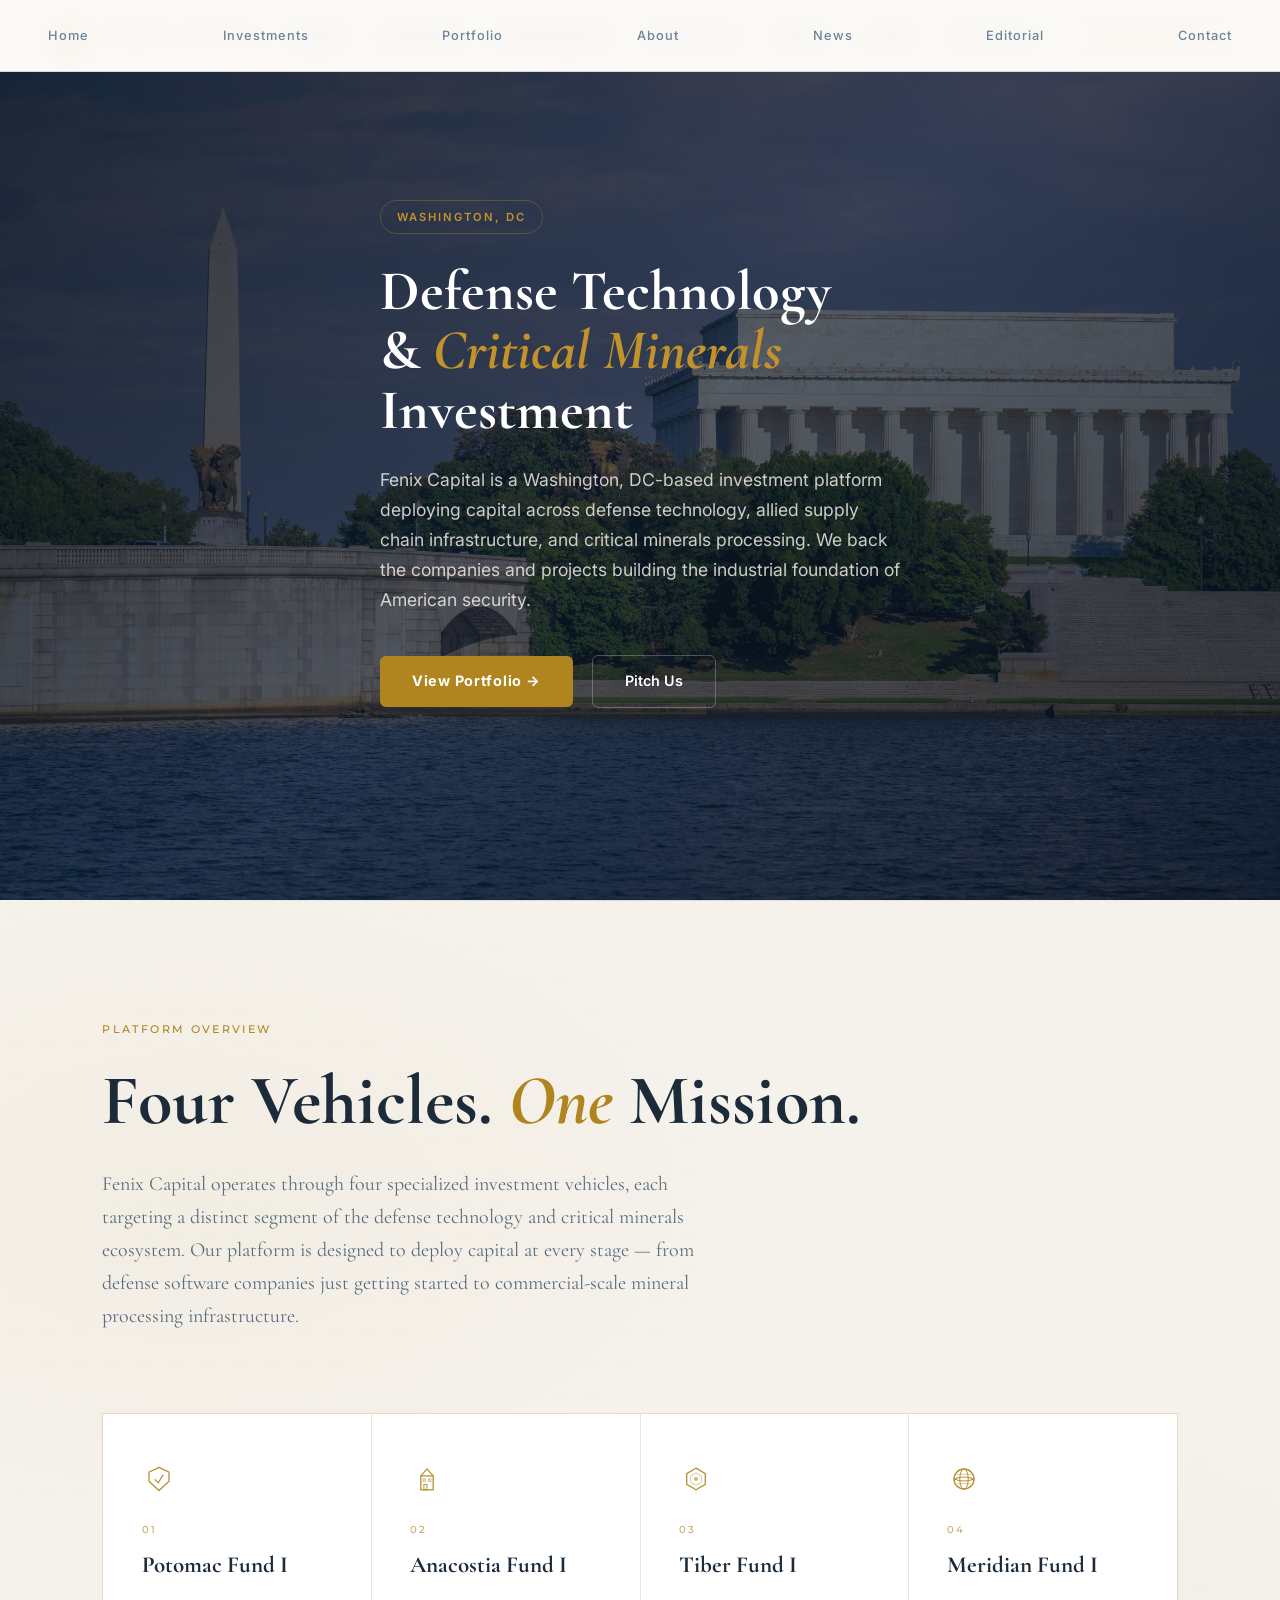
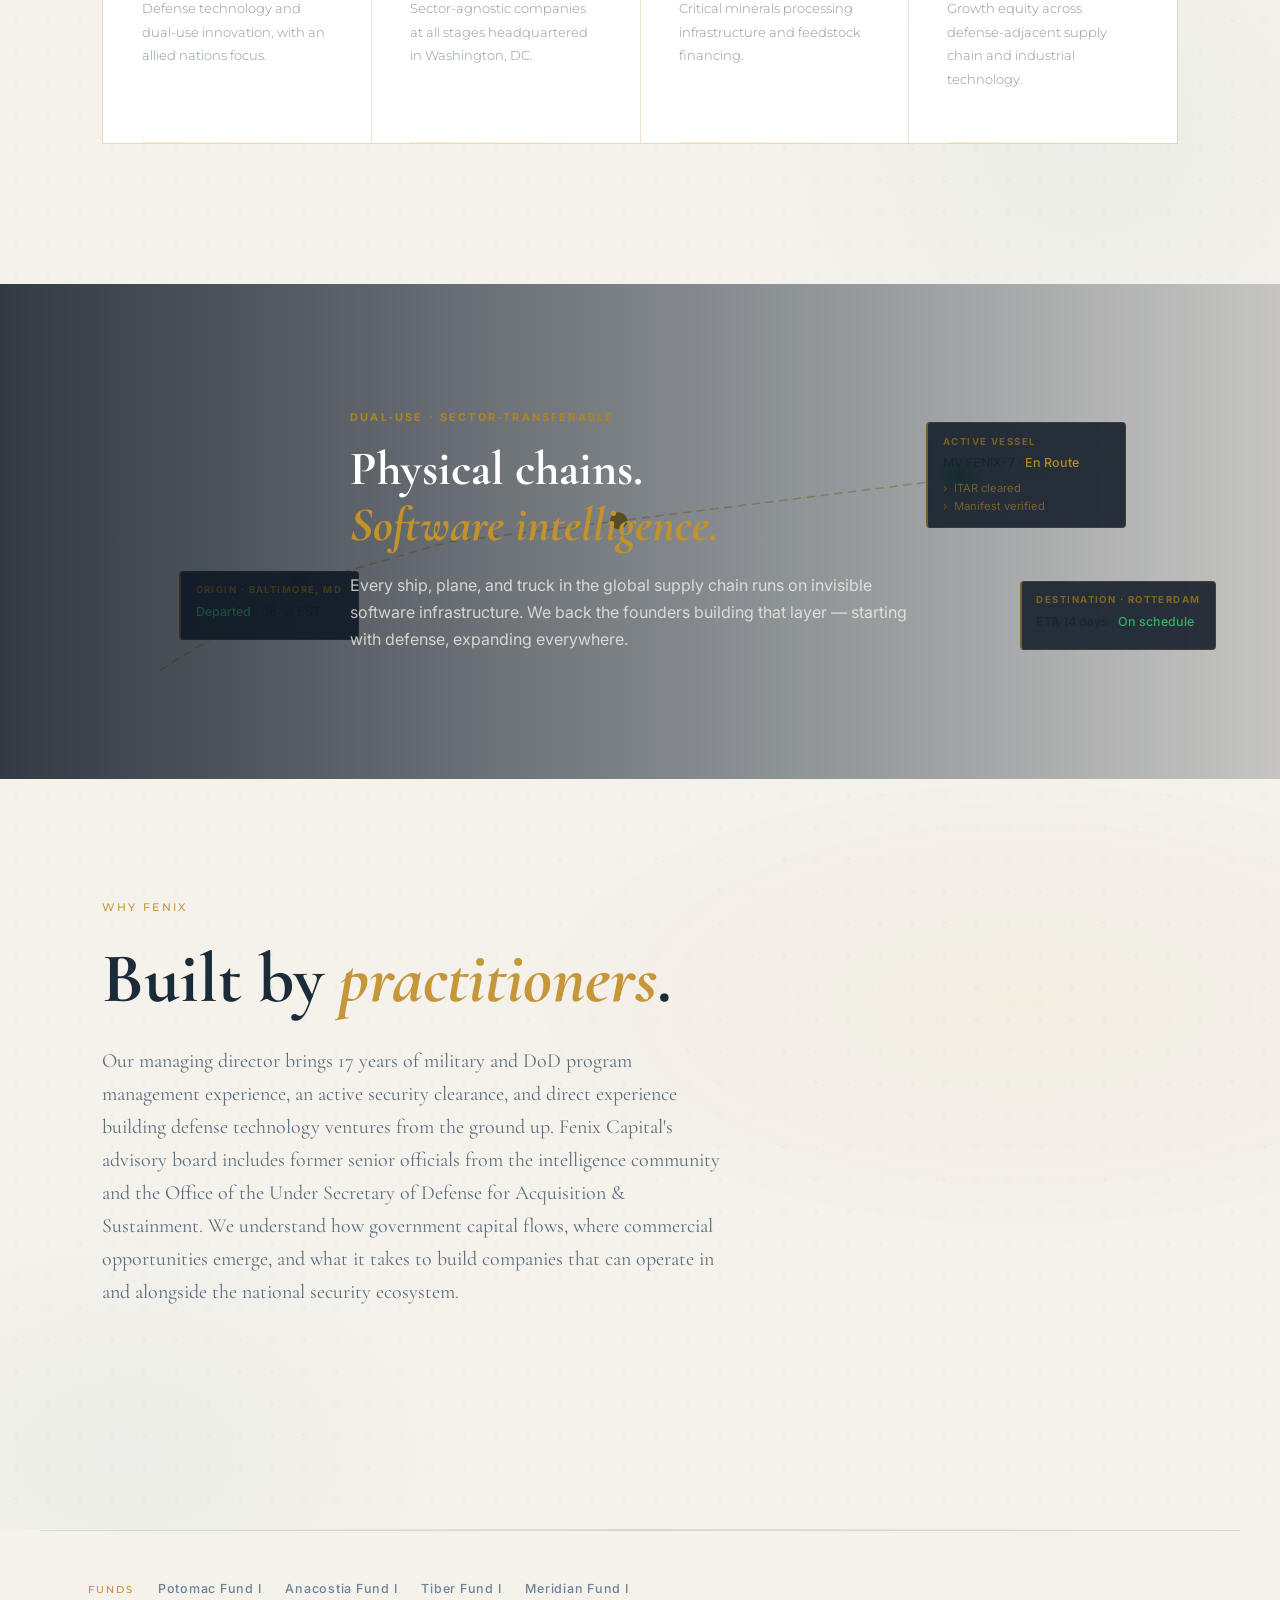
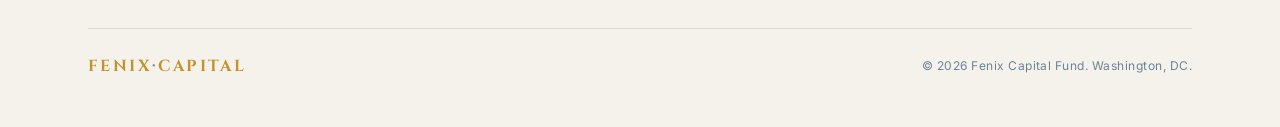
<file: index.html>
<!DOCTYPE html>
<html lang="en">
<head>
  <meta charset="UTF-8" />
  <meta name="viewport" content="width=device-width, initial-scale=1.0" />
  <title>Fenix Capital — Multi-Fund Platform · Washington, DC</title>
  <meta name="description" content="Fenix Capital manages four funds backing the critical economy — defense and supply chain technology, DC-based startups, critical minerals, and financial infrastructure. Based in Washington, DC." />
  <link rel="stylesheet" href="css/style.css" />
  <link rel="icon" type="image/svg+xml" href="images/fenix-logo.svg" />
</head>
<body>

<!-- NAV -->
<nav>
  <a href="index.html" class="nav-logo">
    <img src="images/fenix-logo.svg" alt="Fenix Capital" />
    <span class="nav-logo-text">FENIX CAPITAL</span>
  </a>
  <ul class="nav-links">
    <li><a href="#thesis">Thesis</a></li>
    <li><a href="#edge">Our Edge</a></li>
    <li><a href="investments.html">Investments</a></li>
    <li><a href="portfolio.html">Portfolio</a></li>
    <li><a href="about.html">About</a></li>
    <li><a href="news.html">News</a></li>
    <li><a href="insights.html">Editorial</a></li>
    <li><a href="contact.html" class="nav-cta">Get in Touch</a></li>
  </ul>
  <div class="hamburger" aria-label="Menu" role="button" tabindex="0">
    <span></span><span></span><span></span>
  </div>
</nav>

<!-- HERO with image background -->
<section id="hero" class="hero-photo">
  <div class="hero-bg">
    <img src="images/dc-skyline.jpg" alt="Washington, DC — Lincoln Memorial and Washington Monument across the Tidal Basin" />
  </div>
  <div class="video-overlay"></div>

  <div class="hero-content">
    <div class="hero-tag">Washington, DC</div>
    <h1 class="hero-headline" style="font-size: clamp(2.3rem, 4.4vw, 3.8rem); max-width: 720px;">
      Defense Technology<br>&amp; <em>Critical Minerals</em><br>Investment
    </h1>
    <p class="hero-sub">
      Fenix Capital is a Washington, DC-based investment platform deploying capital across defense technology, allied supply chain infrastructure, and critical minerals processing. We back the companies and projects building the industrial foundation of American security.
    </p>
    <div class="hero-actions">
      <a href="portfolio.html" class="btn-primary">View Portfolio →</a>
      <a href="contact.html" class="btn-ghost-light">Pitch Us</a>
    </div>
  </div>
</section>

<div class="divider"></div>

<section class="fenix-thesis-section" id="investment-thesis">
  <div class="fenix-thesis-inner">

    <p class="fenix-thesis-label">Platform Overview</p>

    <h2 class="fenix-thesis-headline">
      Four Vehicles. <em>One</em> Mission.
    </h2>

    <p class="fenix-thesis-sub">
      Fenix Capital operates through four specialized investment vehicles, each targeting a distinct segment of the defense technology and critical minerals ecosystem. Our platform is designed to deploy capital at every stage — from defense software companies just getting started to commercial-scale mineral processing infrastructure.
    </p>

    <div class="fenix-thesis-grid">

      <!-- Card 1: Potomac Fund I — Defense & Dual-Use -->
      <div class="fenix-tcard fenix-tcard--1">
        <div class="fenix-tcard-accent"></div>
        <div class="fenix-tcard-icon">
          <svg viewBox="0 0 44 44" fill="none" xmlns="http://www.w3.org/2000/svg" aria-hidden="true">
            <polygon points="22,7 35,13 35,25 22,37 9,25 9,13" stroke="currentColor" stroke-width="1.7" fill="none"/>
            <path d="M17 23 L21 27 L27 17" stroke="currentColor" stroke-width="1.5" stroke-linecap="round" stroke-linejoin="round"/>
          </svg>
        </div>
        <div class="fenix-tcard-num">01</div>
        <h3 class="fenix-tcard-title">Potomac Fund I</h3>
        <p class="fenix-tcard-body">
          Defense technology and dual-use innovation, with an allied nations focus.
        </p>
        <div class="fenix-tcard-rule"></div>
      </div>

      <!-- Card 2: Anacostia Fund I — DC Startups -->
      <div class="fenix-tcard fenix-tcard--2">
        <div class="fenix-tcard-accent"></div>
        <div class="fenix-tcard-icon">
          <svg viewBox="0 0 44 44" fill="none" xmlns="http://www.w3.org/2000/svg" aria-hidden="true">
            <rect x="14" y="18" width="16" height="18" stroke="currentColor" stroke-width="1.7"/>
            <path d="M14 18 L22 9 L30 18" stroke="currentColor" stroke-width="1.6" stroke-linejoin="round"/>
            <rect x="18" y="29" width="4" height="7" stroke="currentColor" stroke-width="1.3"/>
            <rect x="17" y="22" width="3" height="3" stroke="currentColor" stroke-width="1.2" opacity="0.7"/>
            <rect x="24" y="22" width="3" height="3" stroke="currentColor" stroke-width="1.2" opacity="0.7"/>
          </svg>
        </div>
        <div class="fenix-tcard-num">02</div>
        <h3 class="fenix-tcard-title">Anacostia Fund I</h3>
        <p class="fenix-tcard-body">
          Sector-agnostic companies at all stages headquartered in Washington, DC.
        </p>
        <div class="fenix-tcard-rule"></div>
      </div>

      <!-- Card 3: Tiber Fund I — Critical Minerals -->
      <div class="fenix-tcard fenix-tcard--3">
        <div class="fenix-tcard-accent"></div>
        <div class="fenix-tcard-icon">
          <svg viewBox="0 0 44 44" fill="none" xmlns="http://www.w3.org/2000/svg" aria-hidden="true">
            <polygon points="22,8 34,15 34,29 22,36 10,29 10,15" stroke="currentColor" stroke-width="1.7" fill="none"/>
            <polygon points="22,14 29,18 29,26 22,30 15,26 15,18" stroke="currentColor" stroke-width="1.2" fill="none" opacity="0.55"/>
            <circle cx="22" cy="22" r="2.5" fill="currentColor" opacity="0.7"/>
          </svg>
        </div>
        <div class="fenix-tcard-num">03</div>
        <h3 class="fenix-tcard-title">Tiber Fund I</h3>
        <p class="fenix-tcard-body">
          Critical minerals processing infrastructure and feedstock financing.
        </p>
        <div class="fenix-tcard-rule"></div>
      </div>

      <!-- Card 4: Meridian Fund I — Fintech & Global South -->
      <div class="fenix-tcard fenix-tcard--4">
        <div class="fenix-tcard-accent"></div>
        <div class="fenix-tcard-icon">
          <svg viewBox="0 0 44 44" fill="none" xmlns="http://www.w3.org/2000/svg" aria-hidden="true">
            <circle cx="22" cy="22" r="13" stroke="currentColor" stroke-width="1.8"/>
            <ellipse cx="22" cy="22" rx="5.5" ry="13" stroke="currentColor" stroke-width="1.3"/>
            <path d="M9 22 Q22 17 35 22" stroke="currentColor" stroke-width="1.3" fill="none"/>
            <path d="M9 22 Q22 27 35 22" stroke="currentColor" stroke-width="1.3" fill="none"/>
            <path d="M13 16 L31 16" stroke="currentColor" stroke-width="1.1" stroke-linecap="round" opacity="0.55"/>
            <path d="M13 28 L31 28" stroke="currentColor" stroke-width="1.1" stroke-linecap="round" opacity="0.55"/>
          </svg>
        </div>
        <div class="fenix-tcard-num">04</div>
        <h3 class="fenix-tcard-title">Meridian Fund I</h3>
        <p class="fenix-tcard-body">
          Growth equity across defense-adjacent supply chain and industrial technology.
        </p>
        <div class="fenix-tcard-rule"></div>
      </div>

    </div><!-- /.fenix-thesis-grid -->
  </div><!-- /.fenix-thesis-inner -->
</section>

<!-- VIDEO INTERLUDE — shipping containers -->
<div id="supply-chain-video">
  <video autoplay muted loop playsinline>
    <source src="videos/shipping-containers.mp4" type="video/mp4" />
    <source src="https://videos.pexels.com/video-files/3840442/3840442-uhd_2560_1440_25fps.mp4" type="video/mp4" />
  </video>

  <!-- Tracking overlay -->
  <div class="track-overlay">
    <svg class="track-svg" viewBox="0 0 1200 500" preserveAspectRatio="xMidYMid slice">
      <!-- Route path -->
      <polyline class="route-path" points="150,380 280,300 420,260 580,240 740,220 900,200 1050,180" />
      <!-- Tracking markers -->
      <g class="track-marker" style="transform:translate(280px,300px)">
        <circle r="8" class="track-dot" />
        <circle r="18" class="track-ring" />
      </g>
      <g class="track-marker" style="transform:translate(580px,240px)">
        <circle r="8" class="track-dot" />
        <circle r="18" class="track-ring" />
      </g>
      <g class="track-marker active-marker" style="transform:translate(900px,200px)">
        <circle r="10" class="track-dot active-dot" />
        <circle r="22" class="track-ring" />
        <circle r="34" class="track-ring ring-outer" />
      </g>
    </svg>

    <!-- Tracking data panels -->
    <div class="track-panel track-panel-a">
      <div class="hud-label">Origin · Baltimore, MD</div>
      <div class="hud-value"><span class="hud-green">Departed</span> · 06:14 EST</div>
    </div>
    <div class="track-panel track-panel-b">
      <div class="hud-label">Active Vessel</div>
      <div class="hud-value">MV FENIX-7 · <span class="hud-amber">En Route</span></div>
      <div class="terminal-line"><span class="t-cursor">›</span> ITAR cleared</div>
      <div class="terminal-line"><span class="t-cursor">›</span> Manifest verified</div>
    </div>
    <div class="track-panel track-panel-c">
      <div class="hud-label">Destination · Rotterdam</div>
      <div class="hud-value">ETA 14 days · <span class="hud-green">On schedule</span></div>
    </div>
  </div>

  <div class="scv-overlay">
    <div class="scv-content">
      <div class="scv-tag">Dual-Use · Sector-Transferable</div>
      <h3 class="scv-headline">Physical chains.<br><em>Software intelligence.</em></h3>
      <p class="scv-body">Every ship, plane, and truck in the global supply chain runs on invisible software infrastructure. We back the founders building that layer — starting with defense, expanding everywhere.</p>
    </div>
  </div>
</div>

<section class="fenix-edge-section" id="why-fenix">
  <div class="fenix-edge-inner">

    <p class="fenix-edge-label">Why Fenix</p>

    <h2 class="fenix-edge-headline">
      Built by <em>practitioners</em>.
    </h2>

    <p class="fenix-edge-sub">
      Our managing director brings 17 years of military and DoD program management experience, an active security clearance, and direct experience building defense technology ventures from the ground up. Fenix Capital's advisory board includes former senior officials from the intelligence community and the Office of the Under Secretary of Defense for Acquisition &amp; Sustainment. We understand how government capital flows, where commercial opportunities emerge, and what it takes to build companies that can operate in and alongside the national security ecosystem.
    </p>

  </div>
</section>

<div class="divider"></div>

<!-- FOOTER -->
<footer>
  <div class="footer-funds">
    <span class="footer-funds-label">Funds</span>
    <a href="investments.html">Potomac Fund I</a>
    <a href="investments.html">Anacostia Fund I</a>
    <a href="investments.html">Tiber Fund I</a>
    <a href="investments.html">Meridian Fund I</a>
  </div>
  <div class="footer-logo">FENIX<span>·</span>CAPITAL</div>
  <nav class="footer-links">
    <a href="index.html">Home</a>
    <a href="investments.html">Investments</a>
    <a href="portfolio.html">Portfolio</a>
    <a href="about.html">About</a>
    <a href="news.html">News</a>
    <a href="insights.html">Editorial</a>
    <a href="contact.html">Contact</a>
  </nav>
  <div class="footer-copy">© 2026 Fenix Capital Fund. Washington, DC.</div>
</footer>

<script src="js/main.js"></script>
  <script>
  (function () {
    var cards = document.querySelectorAll('.fenix-card');
    if (!cards.length) return;

    cards.forEach(function (card, i) {
      card.style.opacity = '0';
      card.style.transform = 'translateY(28px)';
      card.style.transition =
        'opacity 0.7s ease ' + (0.1 + i * 0.15) + 's, ' +
        'transform 0.7s ease ' + (0.1 + i * 0.15) + 's, ' +
        'background 0.35s ease';
    });

    function revealCards() {
      var section = document.getElementById('why-fenix');
      if (!section) { showAll(); return; }
      if (section.getBoundingClientRect().top < window.innerHeight * 0.88) {
        showAll();
        window.removeEventListener('scroll', revealCards);
      }
    }

    function showAll() {
      cards.forEach(function (card) {
        card.style.opacity = '1';
        card.style.transform = 'translateY(0)';
      });
    }

    revealCards();
    window.addEventListener('scroll', revealCards, { passive: true });
  })();
  </script>
  <script>
  (function () {
    var cards = document.querySelectorAll('.fenix-tcard');
    if (!cards.length) return;

    cards.forEach(function (card, i) {
      card.style.opacity = '0';
      card.style.transform = 'translateY(28px)';
      card.style.transition = 'opacity 0.7s ease ' + (0.1 + i * 0.15) + 's, transform 0.7s ease ' + (0.1 + i * 0.15) + 's';
    });

    function revealCards() {
      var section = document.getElementById('investment-thesis');
      if (!section) { showAll(); return; }
      if (section.getBoundingClientRect().top < window.innerHeight * 0.88) {
        showAll();
        window.removeEventListener('scroll', revealCards);
      }
    }

    function showAll() {
      cards.forEach(function (card) {
        card.style.opacity = '1';
        card.style.transform = 'translateY(0)';
      });
    }

    revealCards();
    window.addEventListener('scroll', revealCards, { passive: true });
  })();
  </script>
</body>
</html>
</file>
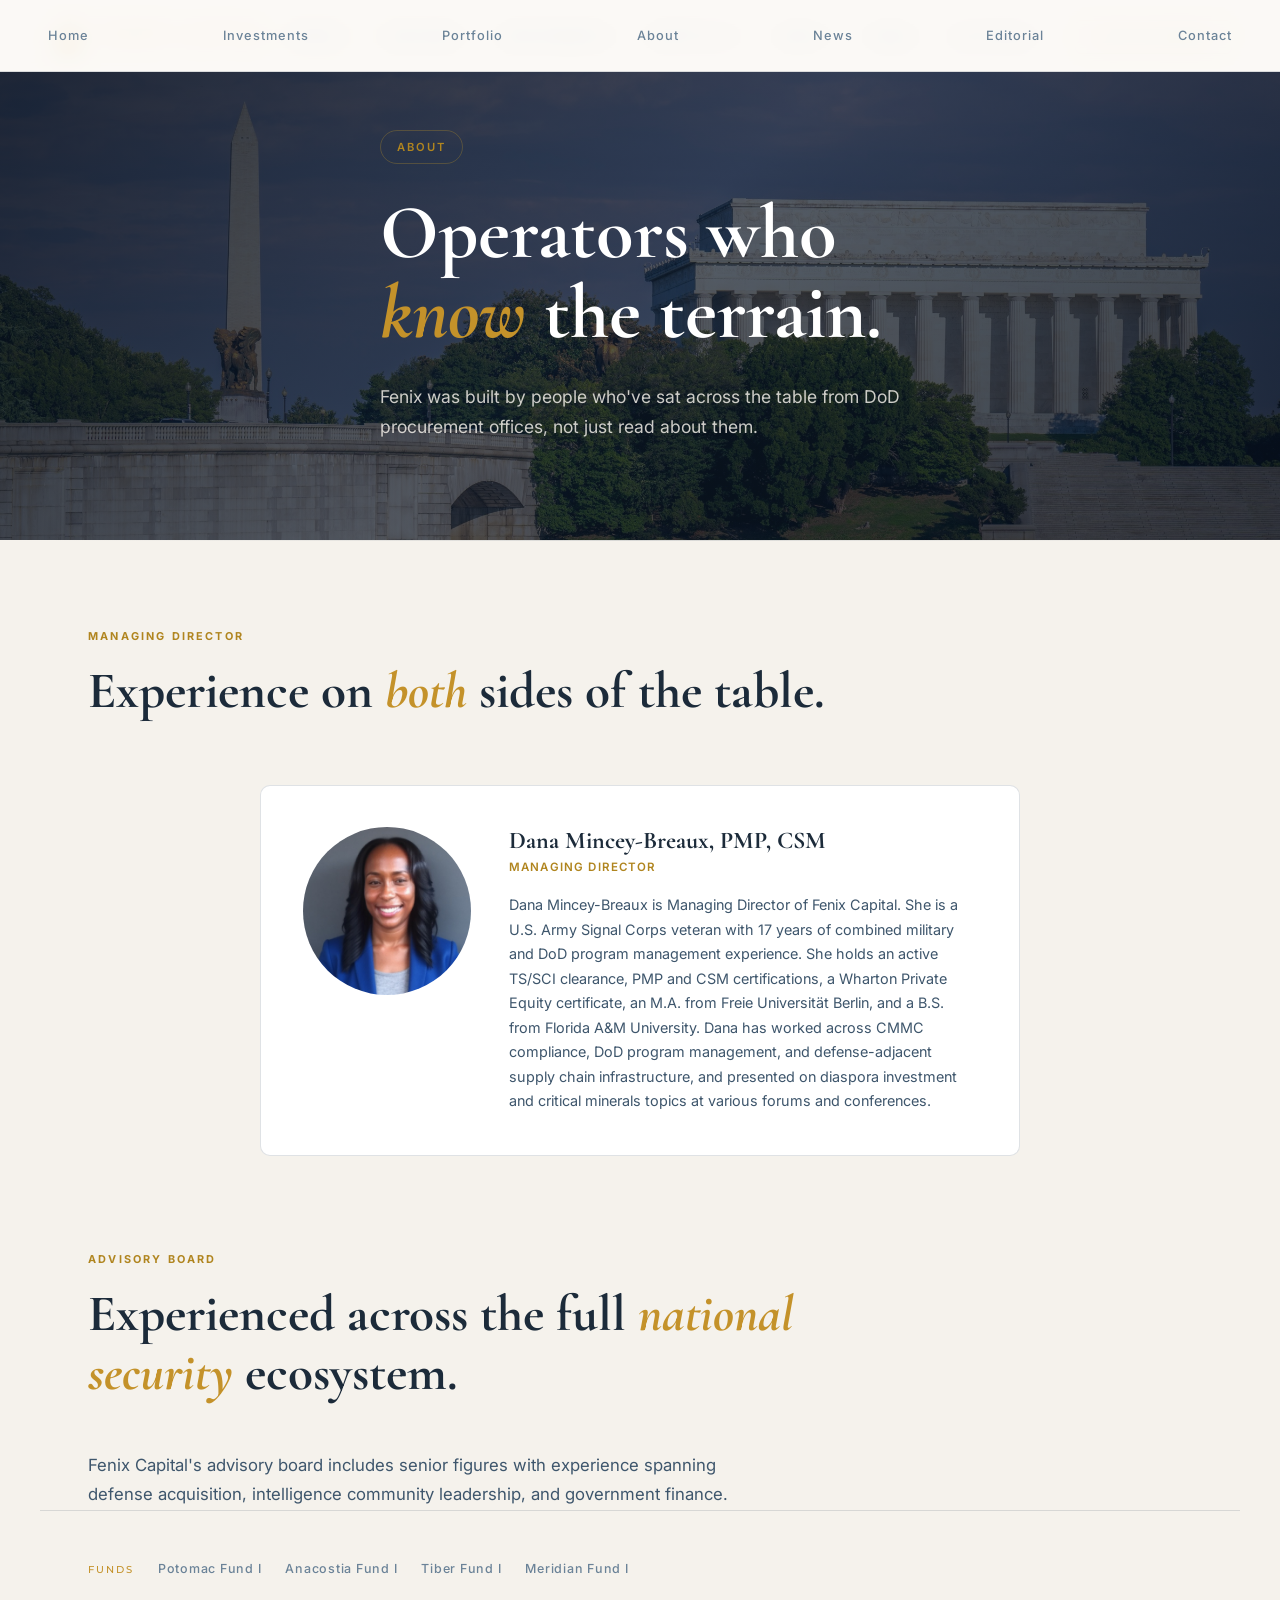
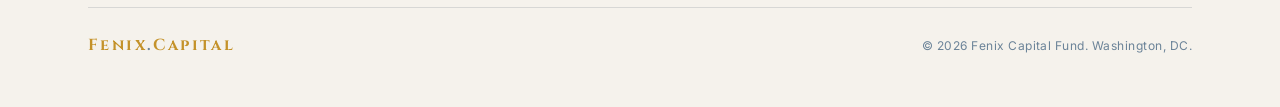
<file: about.html>
<!DOCTYPE html>
<html lang="en">
<head>
  <meta charset="UTF-8" />
  <meta name="viewport" content="width=device-width, initial-scale=1.0" />
  <title>About — Fenix Capital</title>
  <meta name="description" content="About Fenix Capital — led by Managing Director Dana Mincey-Breaux, with an advisory board spanning defense acquisition, the intelligence community, and government finance. Washington, DC." />
  <link rel="stylesheet" href="css/style.css" />
  <link rel="icon" type="image/svg+xml" href="images/fenix-logo.svg" />
</head>
<body>

  <!-- NAV -->
  <nav>
    <a href="index.html" class="nav-logo">
      <img src="images/fenix-logo.svg" alt="Fenix Capital" />
      <span class="nav-logo-text">FENIX CAPITAL</span>
    </a>
    <ul class="nav-links">
      <li><a href="index.html#thesis">Thesis</a></li>
      <li><a href="index.html#edge">Our Edge</a></li>
      <li><a href="investments.html">Investments</a></li>
      <li><a href="portfolio.html">Portfolio</a></li>
      <li><a href="about.html">About</a></li>
      <li><a href="news.html">News</a></li>
      <li><a href="insights.html">Editorial</a></li>
      <li><a href="contact.html" class="nav-cta">Get in Touch</a></li>
    </ul>
    <div class="hamburger" aria-label="Menu">
      <span></span><span></span><span></span>
    </div>
  </nav>

  <!-- PAGE HERO -->
  <section id="team-hero">
    <div class="video-bg">
      <img src="images/dc-skyline.jpg" alt="Washington, DC skyline" />
    </div>
    <div class="video-overlay"></div>
    <div class="hero-content">
      <div class="hero-tag">About</div>
      <h1 class="hero-headline" style="font-size: clamp(2.8rem, 6vw, 6rem);">
        Operators who<br><em>know</em> the terrain.
      </h1>
      <p class="hero-sub" style="margin-top: 28px;">
        Fenix was built by people who've sat across the table from DoD procurement offices, not just read about them.
      </p>
    </div>
  </section>

  <div class="divider"></div>

  <!-- TEAM SECTION -->
  <section id="team" style="padding-top: 80px;">
    <div class="section-tag">Managing Director</div>
    <h2 class="section-title">Experience on <em>both</em> sides of the table.</h2>

    <div class="team-grid team-grid--solo" style="margin-top: 64px;">

      <!-- Dana Mincey-Breaux -->
      <div class="team-card team-card--featured fade-in">
        <div class="team-avatar">
          <img src="images/dana-mincey-breaux.jpg" alt="Dana Mincey-Breaux" style="width: 100%; height: 100%; object-fit: cover; border-radius: 50%;" />
        </div>
        <div class="team-text">
          <div class="team-name">Dana Mincey-Breaux, PMP, CSM</div>
          <div class="team-role">Managing Director</div>
          <p class="team-bio">
            Dana Mincey-Breaux is Managing Director of Fenix Capital. She is a U.S. Army Signal Corps veteran with 17 years of combined military and DoD program management experience. She holds an active TS/SCI clearance, PMP and CSM certifications, a Wharton Private Equity certificate, an M.A. from Freie Universität Berlin, and a B.S. from Florida A&amp;M University. Dana has worked across CMMC compliance, DoD program management, and defense-adjacent supply chain infrastructure, and presented on diaspora investment and critical minerals topics at various forums and conferences.
          </p>
        </div>
      </div>

    </div>

    <!-- Advisory Board -->
    <div style="margin-top: 88px; max-width: 820px;">
      <div class="section-tag" style="margin-bottom: 16px;">Advisory Board</div>
      <h2 class="section-title">Experienced across the full <em>national security</em> ecosystem.</h2>
      <p style="margin-top: 22px; max-width: 680px; font-size: 1.05rem; line-height: 1.75; color: var(--text-secondary);">
        Fenix Capital's advisory board includes senior figures with experience spanning defense acquisition, intelligence community leadership, and government finance.
      </p>
    </div>
  </section>

  <!-- FOOTER -->
  <footer>
    <div class="footer-funds">
      <span class="footer-funds-label">Funds</span>
      <a href="investments.html">Potomac Fund I</a>
      <a href="investments.html">Anacostia Fund I</a>
      <a href="investments.html">Tiber Fund I</a>
      <a href="investments.html">Meridian Fund I</a>
    </div>
    <div class="footer-logo">Fenix<span>.</span>Capital</div>
    <nav class="footer-links">
      <a href="index.html">Home</a>
      <a href="investments.html">Investments</a>
      <a href="portfolio.html">Portfolio</a>
      <a href="about.html">About</a>
      <a href="news.html">News</a>
      <a href="insights.html">Editorial</a>
      <a href="contact.html">Contact</a>
    </nav>
    <div class="footer-copy">© 2026 Fenix Capital Fund. Washington, DC.</div>
  </footer>

  <script src="js/main.js"></script>
</body>
</html>
</file>
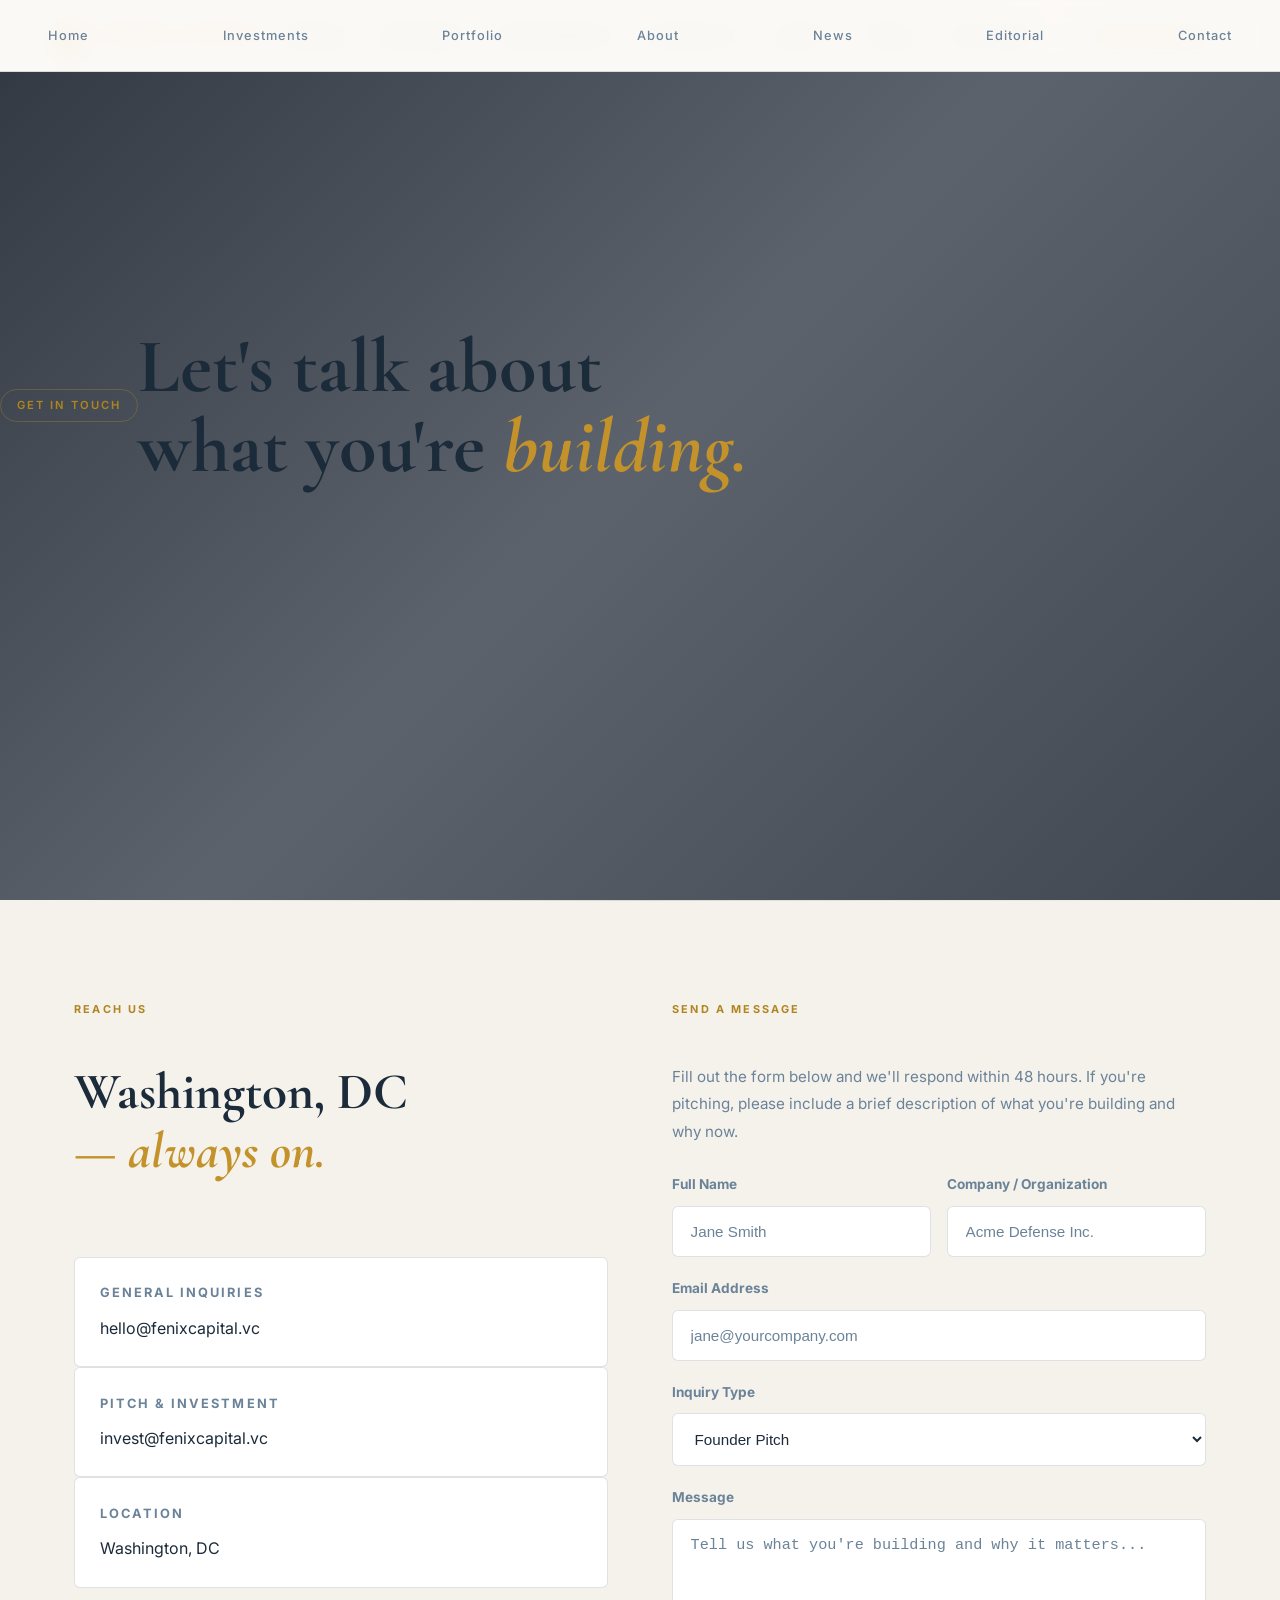
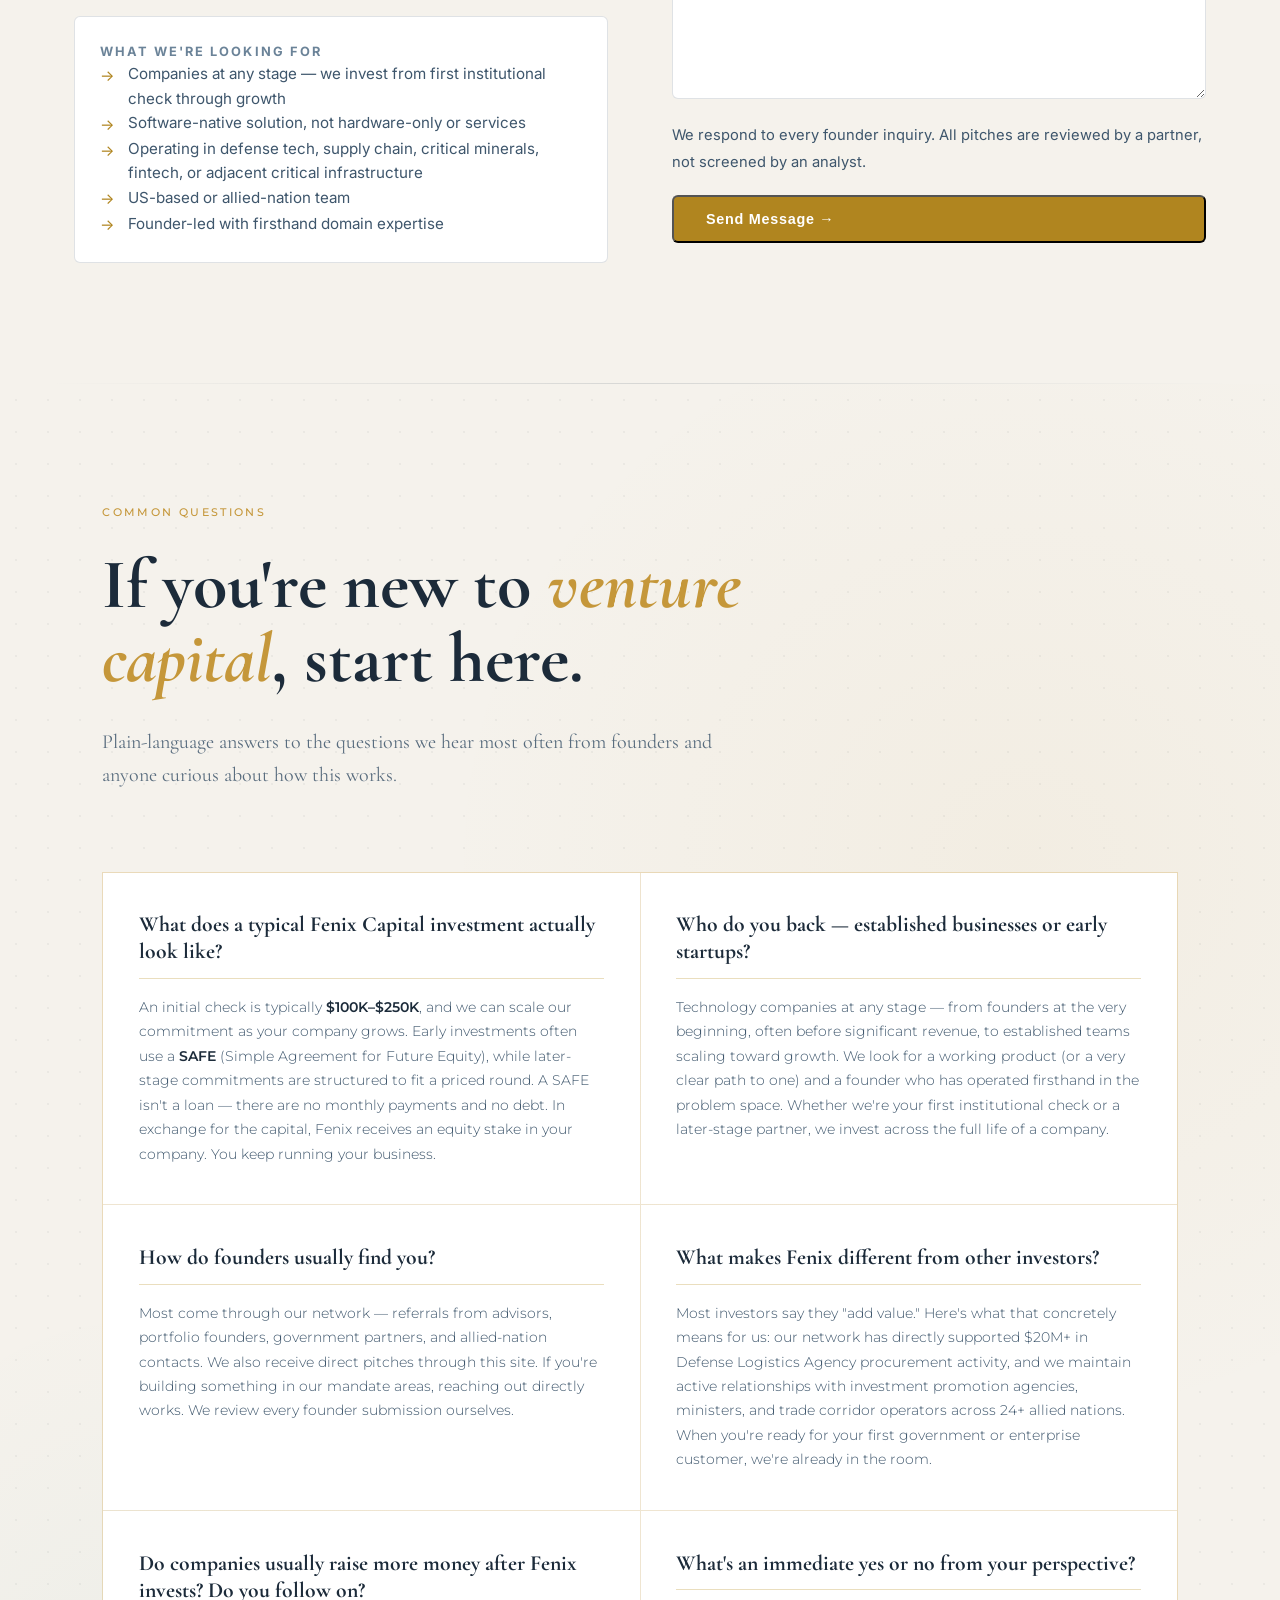
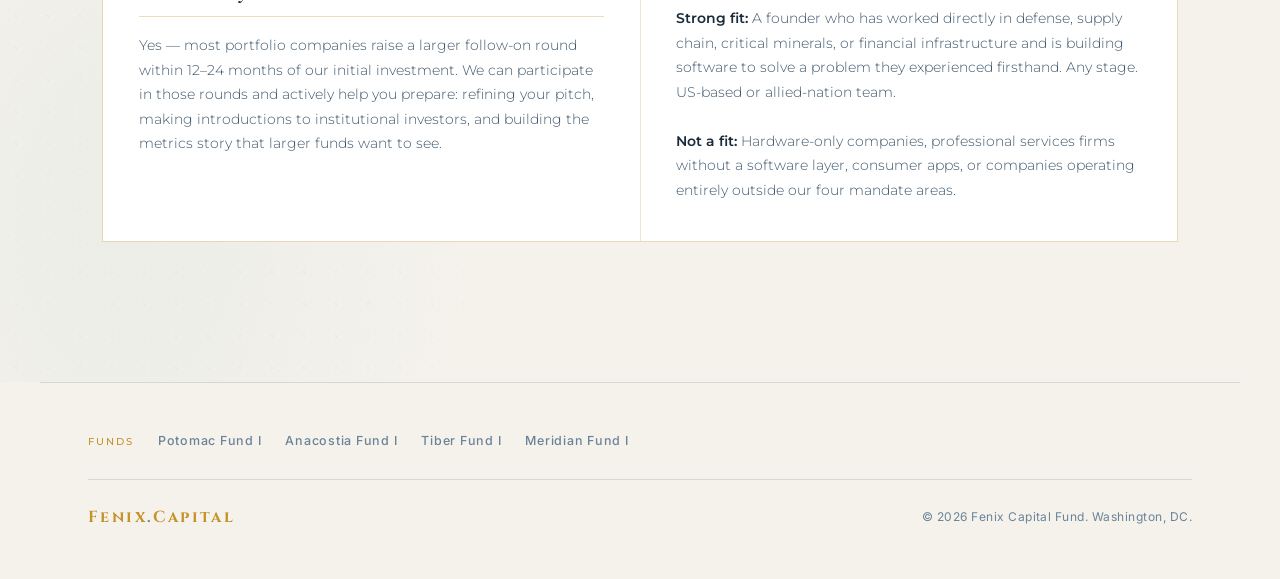
<file: contact.html>
<!DOCTYPE html>
<html lang="en">
<head>
  <meta charset="UTF-8" />
  <meta name="viewport" content="width=device-width, initial-scale=1.0" />
  <title>Contact — Fenix Capital Fund</title>
  <meta name="description" content="Pitch Fenix Capital Fund or get in touch. We back defense and supply chain software companies at every stage." />
  <link rel="stylesheet" href="css/style.css" />
  <link rel="icon" type="image/svg+xml" href="images/fenix-logo.svg" />
</head>
<body>

  <!-- NAV -->
  <nav>
    <a href="index.html" class="nav-logo">
      <img src="images/fenix-logo.svg" alt="Fenix Capital" />
      <span class="nav-logo-text">FENIX CAPITAL</span>
    </a>
    <ul class="nav-links">
      <li><a href="index.html#thesis">Thesis</a></li>
      <li><a href="index.html#edge">Our Edge</a></li>
      <li><a href="investments.html">Investments</a></li>
      <li><a href="portfolio.html">Portfolio</a></li>
      <li><a href="about.html">About</a></li>
      <li><a href="news.html">News</a></li>
      <li><a href="insights.html">Editorial</a></li>
      <li><a href="contact.html" class="nav-cta">Get in Touch</a></li>
    </ul>
    <div class="hamburger" aria-label="Menu">
      <span></span><span></span><span></span>
    </div>
  </nav>

  <!-- PAGE HERO -->
  <section id="hero" class="fenix-cta-section" style="min-height: 40vh; padding-bottom: 60px;">
    <div class="fenix-cta-video-wrap">
      <video
        class="fenix-cta-video"
        src="videos/15458596_1920_1080_25fps.mp4"
        autoplay
        muted
        loop
        playsinline
        preload="metadata"
        aria-hidden="true"
      ></video>
      <div class="fenix-cta-overlay"></div>
    </div>
    <div class="hero-bg"></div>
    <div class="hero-grid"></div>
    <div class="hero-tag">Get in Touch</div>
    <h1 class="hero-headline" style="font-size: clamp(2.8rem, 6vw, 6rem);">
      Let's talk about<br>what you're <em>building.</em>
    </h1>
  </section>

  <div class="divider"></div>

  <!-- CONTACT SECTION -->
  <section id="contact" class="contact-section">
    <div class="contact-grid">
      <div class="contact-panel">
        <div class="section-tag">Reach Us</div>
        <h2 class="section-title">Washington, DC<br><em>— always on.</em></h2>

        <div class="contact-cards">
          <div class="contact-card">
            <div class="contact-card-label">General Inquiries</div>
            <a href="mailto:hello@fenixcapital.vc" class="contact-card-val">hello@fenixcapital.vc</a>
          </div>

          <div class="contact-card">
            <div class="contact-card-label">Pitch &amp; Investment</div>
            <a href="mailto:invest@fenixcapital.vc" class="contact-card-val">invest@fenixcapital.vc</a>
          </div>

          <div class="contact-card">
            <div class="contact-card-label">Location</div>
            <div class="contact-card-val contact-card-text">Washington, DC</div>
          </div>
        </div>

        <div class="contact-criteria">
          <div class="contact-card-label">What We're Looking For</div>
          <div class="contact-criteria-item"><span>→</span><span>Companies at any stage — we invest from first institutional check through growth</span></div>
          <div class="contact-criteria-item"><span>→</span><span>Software-native solution, not hardware-only or services</span></div>
          <div class="contact-criteria-item"><span>→</span><span>Operating in defense tech, supply chain, critical minerals, fintech, or adjacent critical infrastructure</span></div>
          <div class="contact-criteria-item"><span>→</span><span>US-based or allied-nation team</span></div>
          <div class="contact-criteria-item"><span>→</span><span>Founder-led with firsthand domain expertise</span></div>
        </div>
      </div>

      <div class="contact-panel fade-in">
        <div class="section-tag">Send a Message</div>
        <p class="contact-copy">
          Fill out the form below and we'll respond within 48 hours. If you're pitching, please include a brief description of what you're building and why now.
        </p>

        <form id="contact-form" class="contact-form">
          <div class="form-row">
            <div class="form-group">
              <label for="name">Full Name</label>
              <input type="text" id="name" name="name" placeholder="Jane Smith" required />
            </div>
            <div class="form-group">
              <label for="company">Company / Organization</label>
              <input type="text" id="company" name="company" placeholder="Acme Defense Inc." />
            </div>
          </div>

          <div class="form-group">
            <label for="email">Email Address</label>
            <input type="email" id="email" name="email" placeholder="jane@yourcompany.com" required />
          </div>

          <div class="form-group">
            <label for="type">Inquiry Type</label>
            <select id="type" name="type">
              <option value="Founder Pitch">Founder Pitch</option>
              <option value="LP Inquiry">LP Inquiry</option>
              <option value="Partnership / Advisor">Partnership / Advisor</option>
              <option value="Press / Media">Press / Media</option>
              <option value="General">General Inquiry</option>
            </select>
          </div>

          <div class="form-group">
            <label for="message">Message</label>
            <textarea id="message" name="message" placeholder="Tell us what you're building and why it matters..."></textarea>
          </div>

          <p class="form-note">
            We respond to every founder inquiry. All pitches are reviewed by a partner, not screened by an analyst.
          </p>

          <button type="submit" class="btn-primary">Send Message →</button>
        </form>
      </div>
    </div>
  </section>

  <div class="divider"></div>

  <!-- FAQ -->
  <section class="fenix-edge-section" id="faq">
    <div class="fenix-edge-inner">

      <p class="fenix-edge-label">Common Questions</p>
      <h2 class="fenix-edge-headline">If you're new to <em>venture capital</em>, start here.</h2>
      <p class="fenix-edge-sub">
        Plain-language answers to the questions we hear most often from founders and anyone curious about how this works.
      </p>

      <div class="fenix-faq-grid">

        <div class="fenix-faq-item">
          <h3 class="fenix-faq-q">What does a typical Fenix Capital investment actually look like?</h3>
          <p class="fenix-faq-a">
            An initial check is typically <strong>$100K–$250K</strong>, and we can scale our commitment as your company grows. Early investments often use a <strong>SAFE</strong> (Simple Agreement for Future Equity), while later-stage commitments are structured to fit a priced round. A SAFE isn't a loan — there are no monthly payments and no debt. In exchange for the capital, Fenix receives an equity stake in your company. You keep running your business.
          </p>
        </div>

        <div class="fenix-faq-item">
          <h3 class="fenix-faq-q">Who do you back — established businesses or early startups?</h3>
          <p class="fenix-faq-a">
            Technology companies at any stage — from founders at the very beginning, often before significant revenue, to established teams scaling toward growth. We look for a working product (or a very clear path to one) and a founder who has operated firsthand in the problem space. Whether we're your first institutional check or a later-stage partner, we invest across the full life of a company.
          </p>
        </div>

        <div class="fenix-faq-item">
          <h3 class="fenix-faq-q">How do founders usually find you?</h3>
          <p class="fenix-faq-a">
            Most come through our network — referrals from advisors, portfolio founders, government partners, and allied-nation contacts. We also receive direct pitches through this site. If you're building something in our mandate areas, reaching out directly works. We review every founder submission ourselves.
          </p>
        </div>

        <div class="fenix-faq-item">
          <h3 class="fenix-faq-q">What makes Fenix different from other investors?</h3>
          <p class="fenix-faq-a">
            Most investors say they "add value." Here's what that concretely means for us: our network has directly supported $20M+ in Defense Logistics Agency procurement activity, and we maintain active relationships with investment promotion agencies, ministers, and trade corridor operators across 24+ allied nations. When you're ready for your first government or enterprise customer, we're already in the room.
          </p>
        </div>

        <div class="fenix-faq-item">
          <h3 class="fenix-faq-q">Do companies usually raise more money after Fenix invests? Do you follow on?</h3>
          <p class="fenix-faq-a">
            Yes — most portfolio companies raise a larger follow-on round within 12–24 months of our initial investment. We can participate in those rounds and actively help you prepare: refining your pitch, making introductions to institutional investors, and building the metrics story that larger funds want to see.
          </p>
        </div>

        <div class="fenix-faq-item">
          <h3 class="fenix-faq-q">What's an immediate yes or no from your perspective?</h3>
          <p class="fenix-faq-a">
            <strong>Strong fit:</strong> A founder who has worked directly in defense, supply chain, critical minerals, or financial infrastructure and is building software to solve a problem they experienced firsthand. Any stage. US-based or allied-nation team.<br /><br />
            <strong>Not a fit:</strong> Hardware-only companies, professional services firms without a software layer, consumer apps, or companies operating entirely outside our four mandate areas.
          </p>
        </div>

      </div>
    </div>
  </section>

  <!-- FOOTER -->
  <footer>
    <div class="footer-funds">
      <span class="footer-funds-label">Funds</span>
      <a href="investments.html">Potomac Fund I</a>
      <a href="investments.html">Anacostia Fund I</a>
      <a href="investments.html">Tiber Fund I</a>
      <a href="investments.html">Meridian Fund I</a>
    </div>
    <div class="footer-logo">Fenix<span>.</span>Capital</div>
    <nav class="footer-links">
      <a href="index.html">Home</a>
      <a href="investments.html">Investments</a>
      <a href="portfolio.html">Portfolio</a>
      <a href="about.html">About</a>
      <a href="news.html">News</a>
      <a href="insights.html">Editorial</a>
      <a href="contact.html">Contact</a>
    </nav>
    <div class="footer-copy">© 2026 Fenix Capital Fund. Washington, DC.</div>
  </footer>

  <script src="js/main.js"></script>
  <script>
  (function () {
    var ctaVideo = document.querySelector('.fenix-cta-video');
    if (!ctaVideo) return;
    document.addEventListener('visibilitychange', function () {
      document.hidden ? ctaVideo.pause() : ctaVideo.play().catch(function(){});
    });
  })();
  </script>
</body>
</html>
</file>
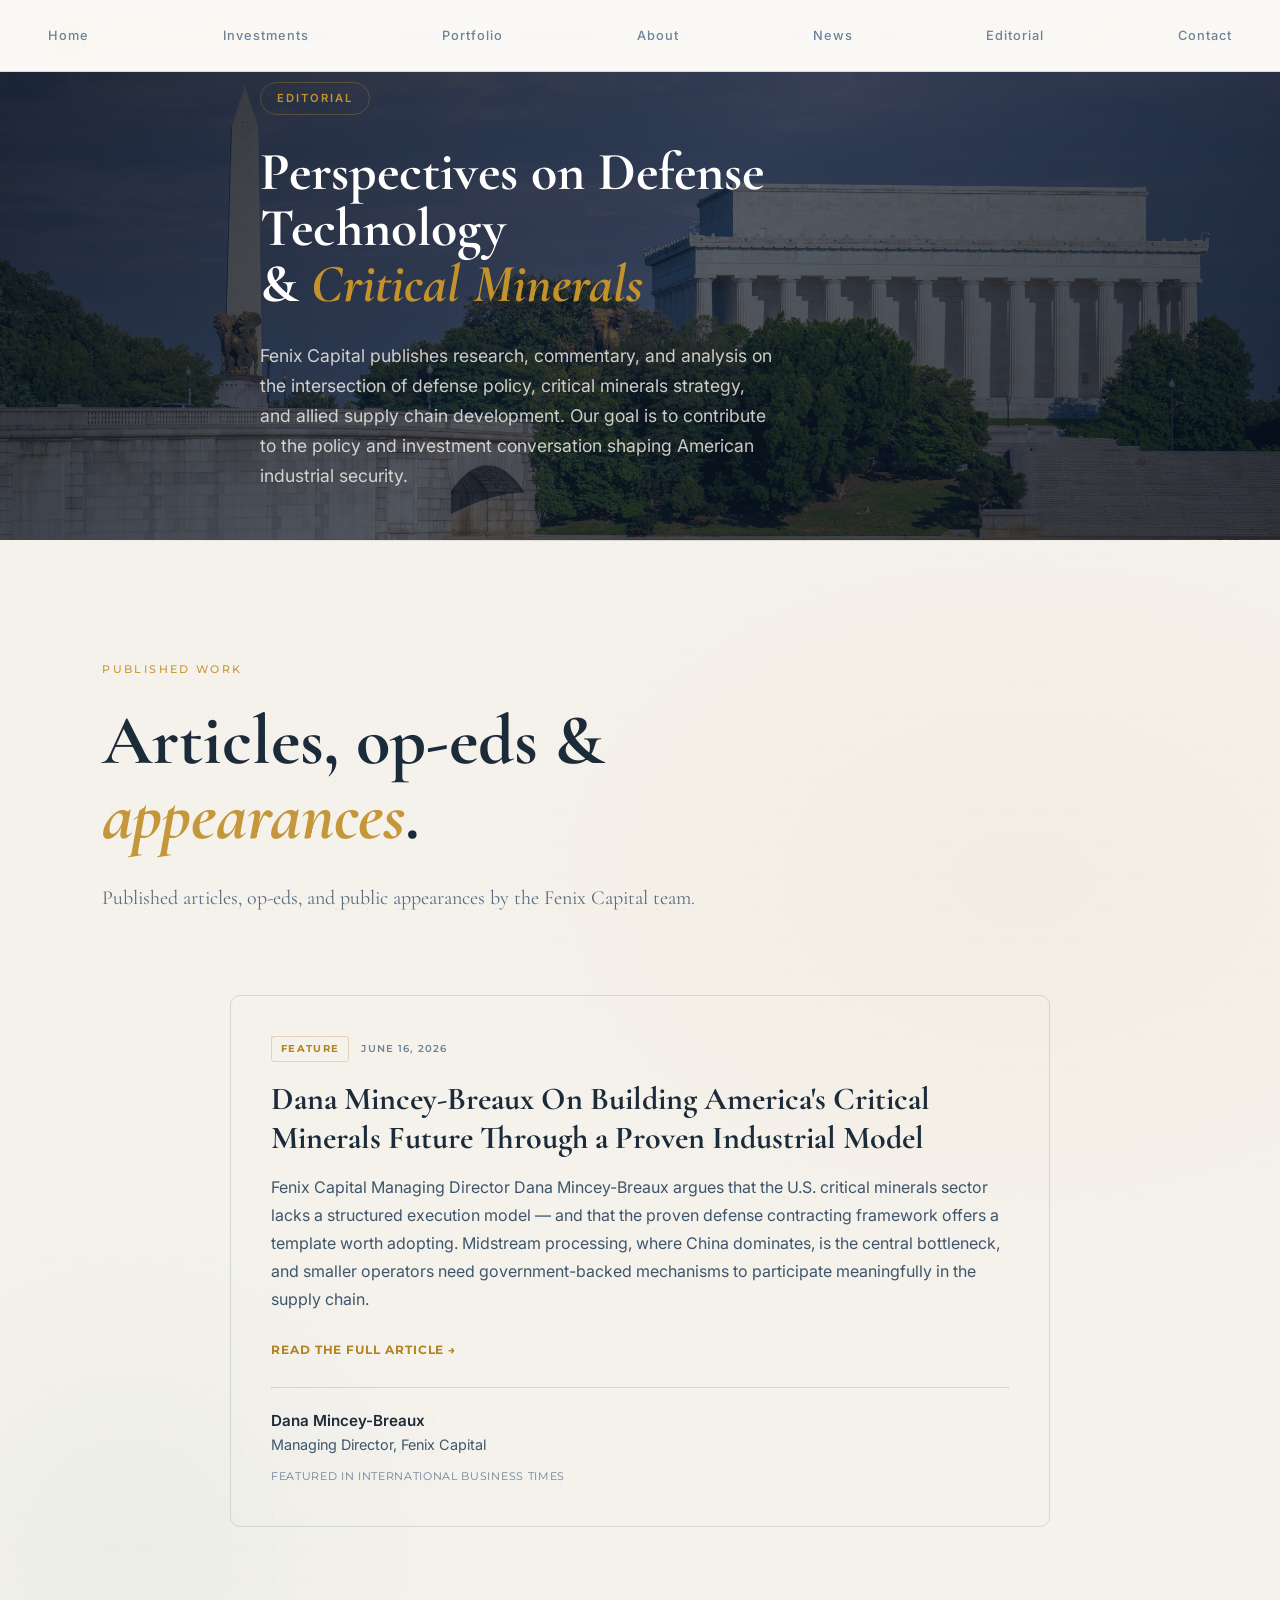
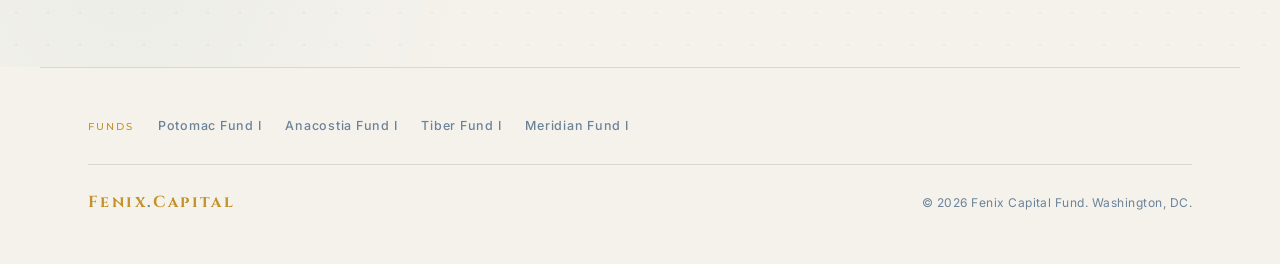
<file: insights.html>
<!DOCTYPE html>
<html lang="en">
<head>
  <meta charset="UTF-8" />
  <meta name="viewport" content="width=device-width, initial-scale=1.0" />
  <title>Editorial — Fenix Capital</title>
  <meta name="description" content="Editorial from Fenix Capital — research, commentary, and analysis on defense technology, critical minerals strategy, and allied supply chain development. Washington, DC." />
  <link rel="stylesheet" href="css/style.css" />
  <link rel="icon" type="image/svg+xml" href="images/fenix-logo.svg" />
</head>
<body>

  <!-- NAV -->
  <nav>
    <a href="index.html" class="nav-logo">
      <img src="images/fenix-logo.svg" alt="Fenix Capital" />
      <span class="nav-logo-text">FENIX CAPITAL</span>
    </a>
    <ul class="nav-links">
      <li><a href="index.html#thesis">Thesis</a></li>
      <li><a href="index.html#edge">Our Edge</a></li>
      <li><a href="investments.html">Investments</a></li>
      <li><a href="portfolio.html">Portfolio</a></li>
      <li><a href="about.html">About</a></li>
      <li><a href="news.html">News</a></li>
      <li><a href="insights.html">Editorial</a></li>
      <li><a href="contact.html" class="nav-cta">Get in Touch</a></li>
    </ul>
    <div class="hamburger" aria-label="Menu">
      <span></span><span></span><span></span>
    </div>
  </nav>

  <!-- PAGE HERO -->
  <section id="hero" class="hero-photo" style="min-height:56vh; height:60vh;">
    <div class="hero-bg">
      <img src="images/dc-skyline.jpg" alt="Washington, DC skyline" />
    </div>
    <div class="video-overlay"></div>
    <div class="hero-content">
      <div class="hero-tag">Editorial</div>
      <h1 class="hero-headline" style="font-size: clamp(2.1rem, 4.2vw, 3.6rem); max-width: 760px;">
        Perspectives on Defense Technology<br>&amp; <em>Critical Minerals</em>
      </h1>
      <p class="hero-sub" style="margin-top: 28px;">
        Fenix Capital publishes research, commentary, and analysis on the intersection of defense
        policy, critical minerals strategy, and allied supply chain development. Our goal is to
        contribute to the policy and investment conversation shaping American industrial security.
      </p>
    </div>
  </section>

  <div class="divider"></div>

  <!-- EDITORIAL -->
  <section class="fenix-edge-section" id="editorial">
    <div class="fenix-edge-inner">

      <p class="fenix-edge-label">Published Work</p>
      <h2 class="fenix-edge-headline">Articles, op-eds &amp; <em>appearances</em>.</h2>
      <p class="fenix-edge-sub">
        Published articles, op-eds, and public appearances by the Fenix Capital team.
      </p>

      <!-- Article -->
      <div style="max-width: 820px; margin: 52px auto 0; border: 1px solid var(--navy-border); border-radius: 10px; padding: 40px;">
        <div style="display:flex; gap:12px; align-items:center; margin-bottom:18px;">
          <span style="font-family:'Montserrat',sans-serif; font-size:0.6rem; font-weight:700; letter-spacing:0.14em; text-transform:uppercase; color:var(--gold); border:1px solid var(--gold-border); border-radius:3px; padding:4px 9px;">Feature</span>
          <span style="font-family:'Montserrat',sans-serif; font-size:0.6rem; font-weight:600; letter-spacing:0.12em; text-transform:uppercase; color:var(--text-muted);">June 16, 2026</span>
        </div>
        <h3 style="font-family:'Cormorant Garamond',serif; font-size:clamp(1.5rem,2.6vw,2rem); font-weight:700; line-height:1.2; color:var(--text-primary); margin-bottom:16px;"><a href="https://www.ibtimes.com/dana-mincey-breaux-building-americas-critical-minerals-future-through-proven-industrial-model-3804202" target="_blank" rel="noopener" style="color:inherit; text-decoration:none;">Dana Mincey-Breaux On Building America's Critical Minerals Future Through a Proven Industrial Model</a></h3>
        <p style="font-size:1rem; line-height:1.75; color:var(--text-secondary); margin-bottom:22px;">Fenix Capital Managing Director Dana Mincey-Breaux argues that the U.S. critical minerals sector lacks a structured execution model — and that the proven defense contracting framework offers a template worth adopting. Midstream processing, where China dominates, is the central bottleneck, and smaller operators need government-backed mechanisms to participate meaningfully in the supply chain.</p>
        <a href="https://www.ibtimes.com/dana-mincey-breaux-building-americas-critical-minerals-future-through-proven-industrial-model-3804202" target="_blank" rel="noopener" style="font-family:'Montserrat',sans-serif; font-size:0.72rem; font-weight:700; letter-spacing:0.08em; text-transform:uppercase; color:var(--gold); text-decoration:none;">Read the full article →</a>
        <div style="border-top:1px solid var(--navy-border); margin-top:26px; padding-top:20px;">
          <div style="font-weight:600; color:var(--text-primary); font-size:0.95rem;">Dana Mincey-Breaux</div>
          <div style="color:var(--text-secondary); font-size:0.9rem;">Managing Director, Fenix Capital</div>
          <div style="margin-top:10px; font-family:'Montserrat',sans-serif; font-size:0.7rem; letter-spacing:0.06em; text-transform:uppercase; color:var(--text-muted);">Featured in International Business Times</div>
        </div>
      </div>

    </div>
  </section>

  <!-- FOOTER -->
  <footer>
    <div class="footer-funds">
      <span class="footer-funds-label">Funds</span>
      <a href="investments.html">Potomac Fund I</a>
      <a href="investments.html">Anacostia Fund I</a>
      <a href="investments.html">Tiber Fund I</a>
      <a href="investments.html">Meridian Fund I</a>
    </div>
    <div class="footer-logo">Fenix<span>.</span>Capital</div>
    <nav class="footer-links">
      <a href="index.html">Home</a>
      <a href="investments.html">Investments</a>
      <a href="portfolio.html">Portfolio</a>
      <a href="about.html">About</a>
      <a href="news.html">News</a>
      <a href="insights.html">Editorial</a>
      <a href="contact.html">Contact</a>
    </nav>
    <div class="footer-copy">© 2026 Fenix Capital Fund. Washington, DC.</div>
  </footer>

  <script src="js/main.js"></script>
</body>
</html>
</file>
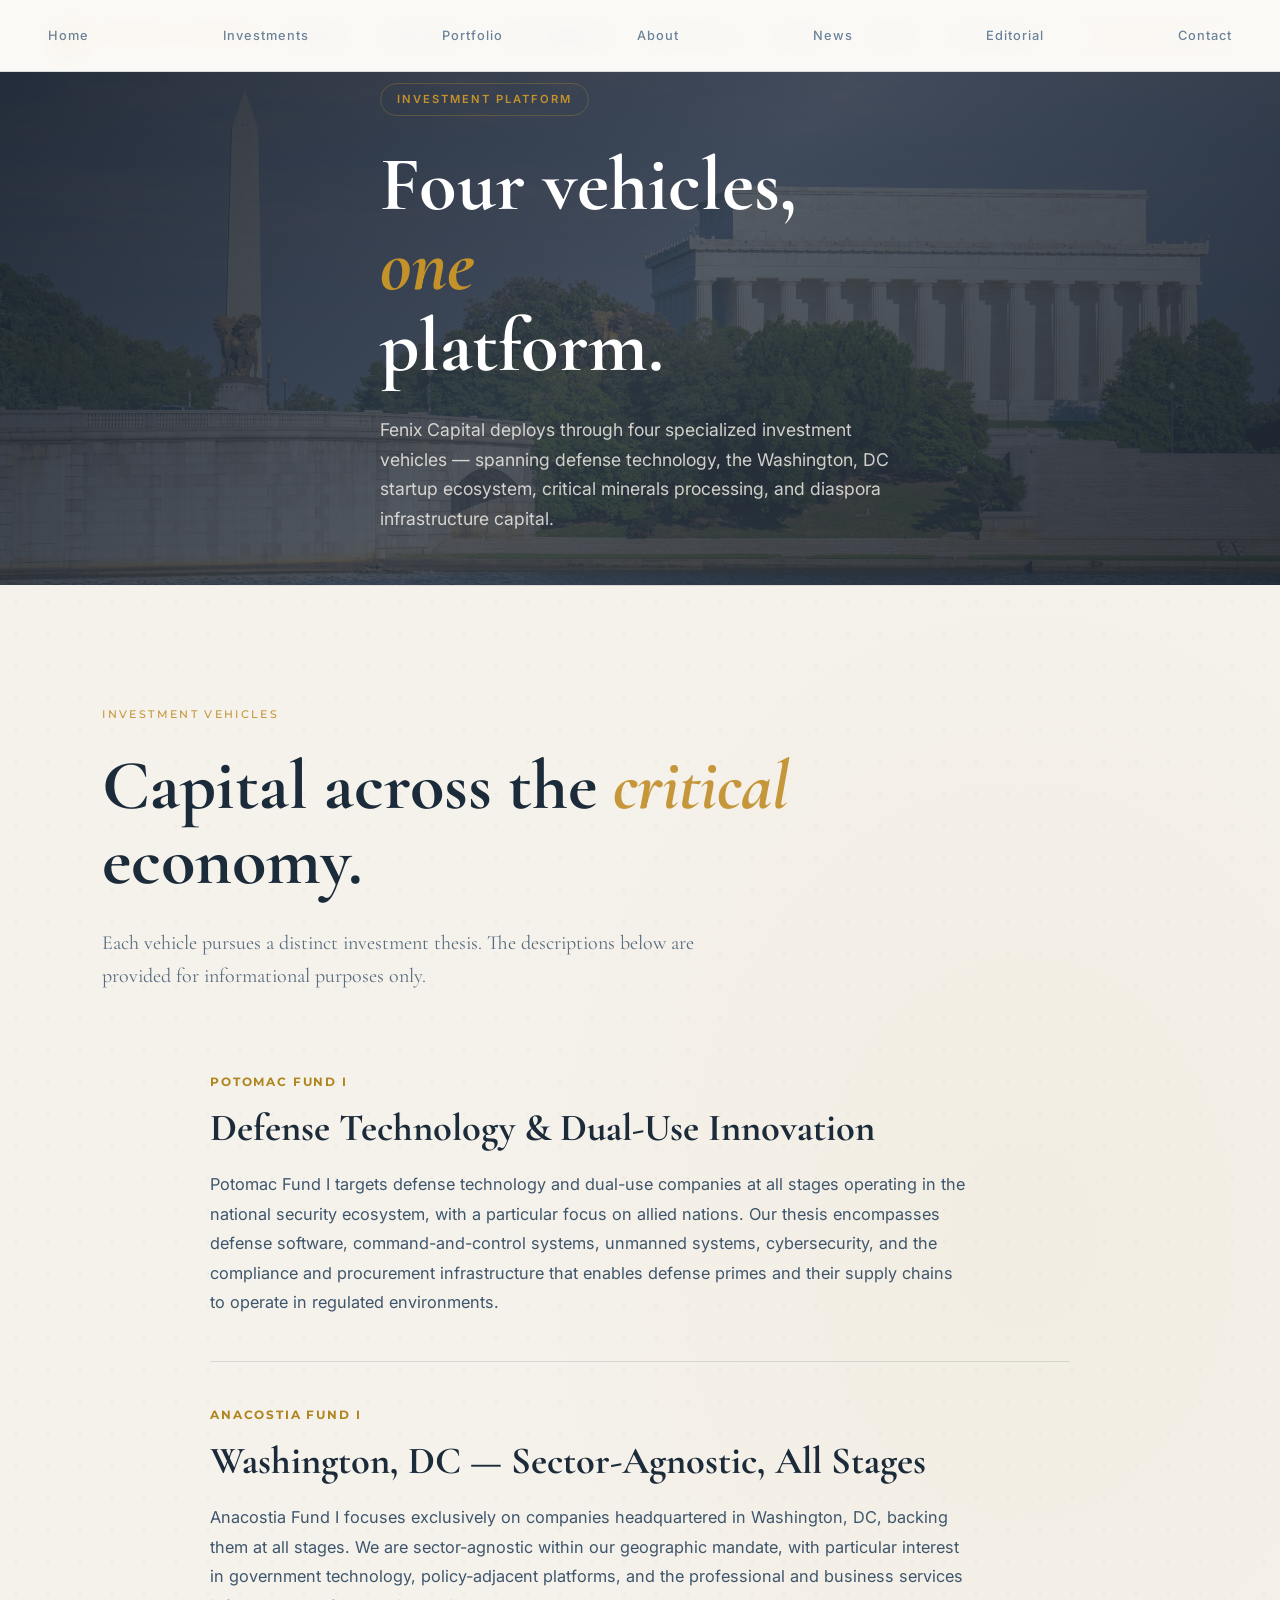
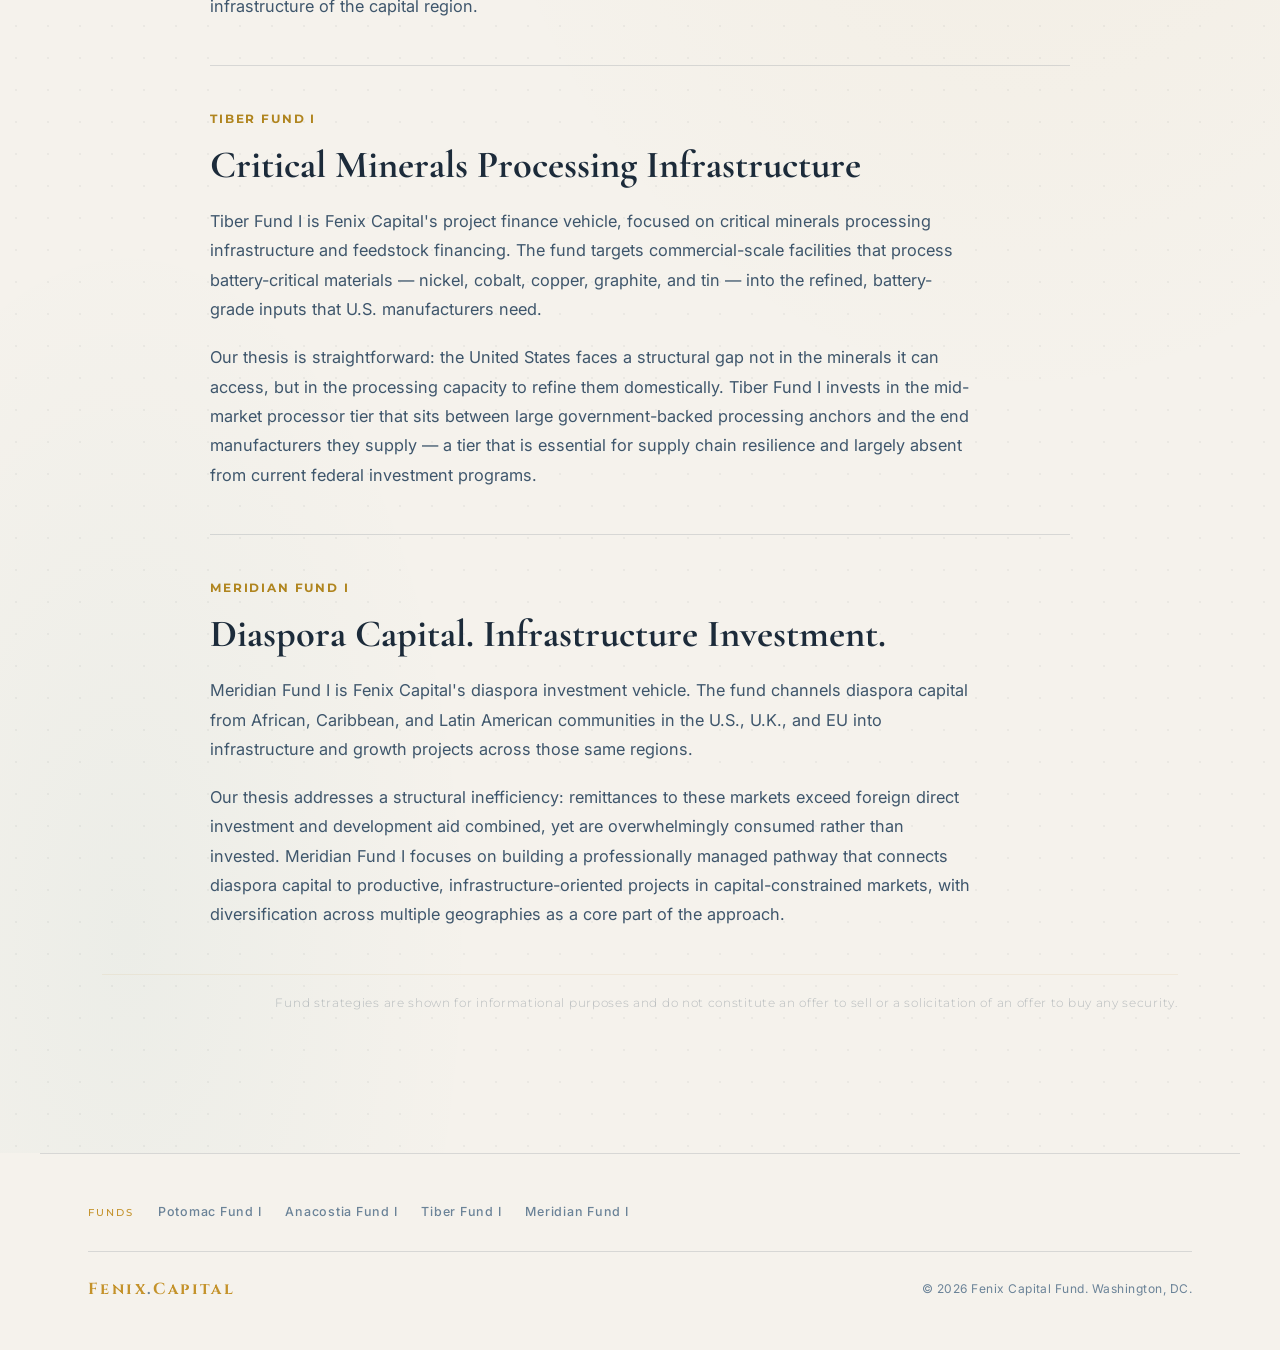
<file: investments.html>
<!DOCTYPE html>
<html lang="en">
<head>
  <meta charset="UTF-8" />
  <meta name="viewport" content="width=device-width, initial-scale=1.0" />
  <title>Investments — Fenix Capital</title>
  <meta name="description" content="Fenix Capital's investment platform — four vehicles described by thesis: defense technology and dual-use, the Washington, DC startup ecosystem, critical minerals processing infrastructure, and diaspora infrastructure capital." />
  <link rel="stylesheet" href="css/style.css" />
  <link rel="icon" type="image/svg+xml" href="images/fenix-logo.svg" />
</head>
<body>

  <!-- NAV -->
  <nav>
    <a href="index.html" class="nav-logo">
      <img src="images/fenix-logo.svg" alt="Fenix Capital" />
      <span class="nav-logo-text">FENIX CAPITAL</span>
    </a>
    <ul class="nav-links">
      <li><a href="index.html#thesis">Thesis</a></li>
      <li><a href="index.html#edge">Our Edge</a></li>
      <li><a href="investments.html">Investments</a></li>
      <li><a href="portfolio.html">Portfolio</a></li>
      <li><a href="about.html">About</a></li>
      <li><a href="news.html">News</a></li>
      <li><a href="insights.html">Editorial</a></li>
      <li><a href="contact.html" class="nav-cta">Get in Touch</a></li>
    </ul>
    <div class="hamburger" aria-label="Menu">
      <span></span><span></span><span></span>
    </div>
  </nav>

  <!-- PAGE HERO -->
  <section id="hero" class="hero-photo" style="min-height:62vh; height:65vh;">

    <!-- DC video background — falls back to dc-skyline.jpg poster -->
    <div class="hero-bg">
      <video autoplay muted loop playsinline poster="images/dc-skyline.jpg"
             style="width:100%;height:100%;object-fit:cover;object-position:center 40%;opacity:0.55;">
        <source src="videos/reflecting-pool.mp4" type="video/mp4" />
      </video>
    </div>
    <div class="video-overlay"></div>

    <div class="hero-content">
      <div class="hero-tag">Investment Platform</div>
      <h1 class="hero-headline" style="font-size: clamp(2.8rem, 6vw, 6rem);">
        Four vehicles,<br><em>one</em><br>platform.
      </h1>
      <p class="hero-sub" style="margin-top: 28px;">
        Fenix Capital deploys through four specialized investment vehicles — spanning defense
        technology, the Washington, DC startup ecosystem, critical minerals processing, and
        diaspora infrastructure capital.
      </p>
    </div>

  </section>

  <div class="divider"></div>

  <!-- FUNDS -->
  <section class="fenix-edge-section" id="funds">
    <div class="fenix-edge-inner">

      <p class="fenix-edge-label">Investment Vehicles</p>

      <h2 class="fenix-edge-headline">
        Capital across the <em>critical</em> economy.
      </h2>

      <p class="fenix-edge-sub">
        Each vehicle pursues a distinct investment thesis. The descriptions below are provided
        for informational purposes only.
      </p>

      <div style="max-width: 860px; margin: 52px auto 0;">

        <!-- Potomac Fund I -->
        <div style="padding: 0 0 44px;">
          <div style="font-family:'Montserrat',sans-serif; font-size:0.72rem; font-weight:700; letter-spacing:0.16em; text-transform:uppercase; color:var(--gold); margin-bottom:14px;">Potomac Fund I</div>
          <h3 style="font-family:'Cormorant Garamond',serif; font-size:clamp(1.7rem,3.2vw,2.4rem); font-weight:700; line-height:1.15; color:var(--text-primary); margin-bottom:20px;">Defense Technology &amp; Dual-Use Innovation</h3>
          <p style="font-size:1.02rem; line-height:1.8; color:var(--text-secondary); max-width:760px;">Potomac Fund I targets defense technology and dual-use companies at all stages operating in the national security ecosystem, with a particular focus on allied nations. Our thesis encompasses defense software, command-and-control systems, unmanned systems, cybersecurity, and the compliance and procurement infrastructure that enables defense primes and their supply chains to operate in regulated environments.</p>
        </div>

        <!-- Anacostia Fund I -->
        <div style="padding: 44px 0; border-top: 1px solid var(--navy-border);">
          <div style="font-family:'Montserrat',sans-serif; font-size:0.72rem; font-weight:700; letter-spacing:0.16em; text-transform:uppercase; color:var(--gold); margin-bottom:14px;">Anacostia Fund I</div>
          <h3 style="font-family:'Cormorant Garamond',serif; font-size:clamp(1.7rem,3.2vw,2.4rem); font-weight:700; line-height:1.15; color:var(--text-primary); margin-bottom:20px;">Washington, DC — Sector-Agnostic, All Stages</h3>
          <p style="font-size:1.02rem; line-height:1.8; color:var(--text-secondary); max-width:760px;">Anacostia Fund I focuses exclusively on companies headquartered in Washington, DC, backing them at all stages. We are sector-agnostic within our geographic mandate, with particular interest in government technology, policy-adjacent platforms, and the professional and business services infrastructure of the capital region.</p>
        </div>

        <!-- Tiber Fund I -->
        <div style="padding: 44px 0; border-top: 1px solid var(--navy-border);">
          <div style="font-family:'Montserrat',sans-serif; font-size:0.72rem; font-weight:700; letter-spacing:0.16em; text-transform:uppercase; color:var(--gold); margin-bottom:14px;">Tiber Fund I</div>
          <h3 style="font-family:'Cormorant Garamond',serif; font-size:clamp(1.7rem,3.2vw,2.4rem); font-weight:700; line-height:1.15; color:var(--text-primary); margin-bottom:20px;">Critical Minerals Processing Infrastructure</h3>
          <p style="font-size:1.02rem; line-height:1.8; color:var(--text-secondary); max-width:760px; margin-bottom:1.15em;">Tiber Fund I is Fenix Capital's project finance vehicle, focused on critical minerals processing infrastructure and feedstock financing. The fund targets commercial-scale facilities that process battery-critical materials — nickel, cobalt, copper, graphite, and tin — into the refined, battery-grade inputs that U.S. manufacturers need.</p>
          <p style="font-size:1.02rem; line-height:1.8; color:var(--text-secondary); max-width:760px;">Our thesis is straightforward: the United States faces a structural gap not in the minerals it can access, but in the processing capacity to refine them domestically. Tiber Fund I invests in the mid-market processor tier that sits between large government-backed processing anchors and the end manufacturers they supply — a tier that is essential for supply chain resilience and largely absent from current federal investment programs.</p>
        </div>

        <!-- Meridian Fund I -->
        <div style="padding: 44px 0; border-top: 1px solid var(--navy-border);">
          <div style="font-family:'Montserrat',sans-serif; font-size:0.72rem; font-weight:700; letter-spacing:0.16em; text-transform:uppercase; color:var(--gold); margin-bottom:14px;">Meridian Fund I</div>
          <h3 style="font-family:'Cormorant Garamond',serif; font-size:clamp(1.7rem,3.2vw,2.4rem); font-weight:700; line-height:1.15; color:var(--text-primary); margin-bottom:20px;">Diaspora Capital. Infrastructure Investment.</h3>
          <p style="font-size:1.02rem; line-height:1.8; color:var(--text-secondary); max-width:760px; margin-bottom:1.15em;">Meridian Fund I is Fenix Capital's diaspora investment vehicle. The fund channels diaspora capital from African, Caribbean, and Latin American communities in the U.S., U.K., and EU into infrastructure and growth projects across those same regions.</p>
          <p style="font-size:1.02rem; line-height:1.8; color:var(--text-secondary); max-width:760px;">Our thesis addresses a structural inefficiency: remittances to these markets exceed foreign direct investment and development aid combined, yet are overwhelmingly consumed rather than invested. Meridian Fund I focuses on building a professionally managed pathway that connects diaspora capital to productive, infrastructure-oriented projects in capital-constrained markets, with diversification across multiple geographies as a core part of the approach.</p>
        </div>

      </div>

      <p class="fenix-port-footnote">
        Fund strategies are shown for informational purposes and do not constitute an offer to
        sell or a solicitation of an offer to buy any security.
      </p>

    </div>
  </section>

  <!-- FOOTER -->
  <footer>
    <div class="footer-funds">
      <span class="footer-funds-label">Funds</span>
      <a href="investments.html">Potomac Fund I</a>
      <a href="investments.html">Anacostia Fund I</a>
      <a href="investments.html">Tiber Fund I</a>
      <a href="investments.html">Meridian Fund I</a>
    </div>
    <div class="footer-logo">Fenix<span>.</span>Capital</div>
    <nav class="footer-links">
      <a href="index.html">Home</a>
      <a href="investments.html">Investments</a>
      <a href="portfolio.html">Portfolio</a>
      <a href="about.html">About</a>
      <a href="news.html">News</a>
      <a href="insights.html">Editorial</a>
      <a href="contact.html">Contact</a>
    </nav>
    <div class="footer-copy">© 2026 Fenix Capital Fund. Washington, DC.</div>
  </footer>

  <script src="js/main.js"></script>
</body>
</html>
</file>
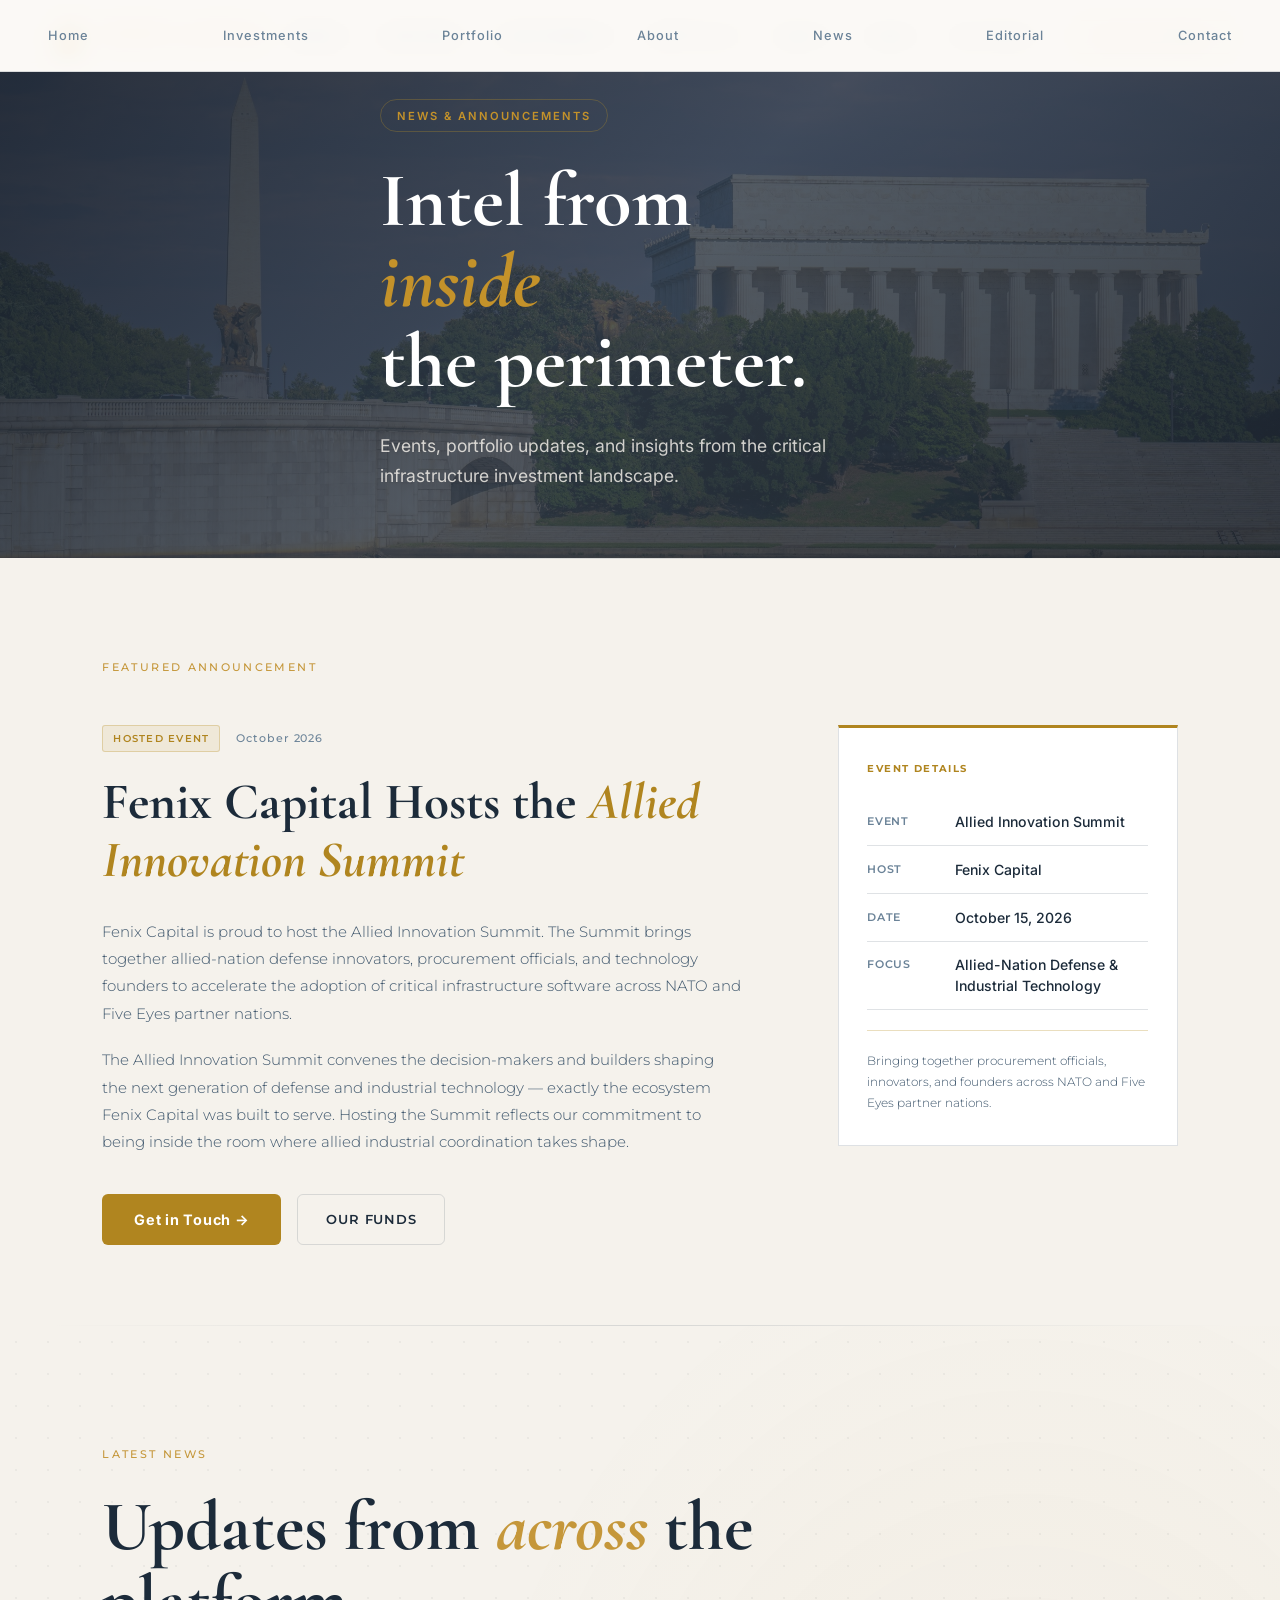
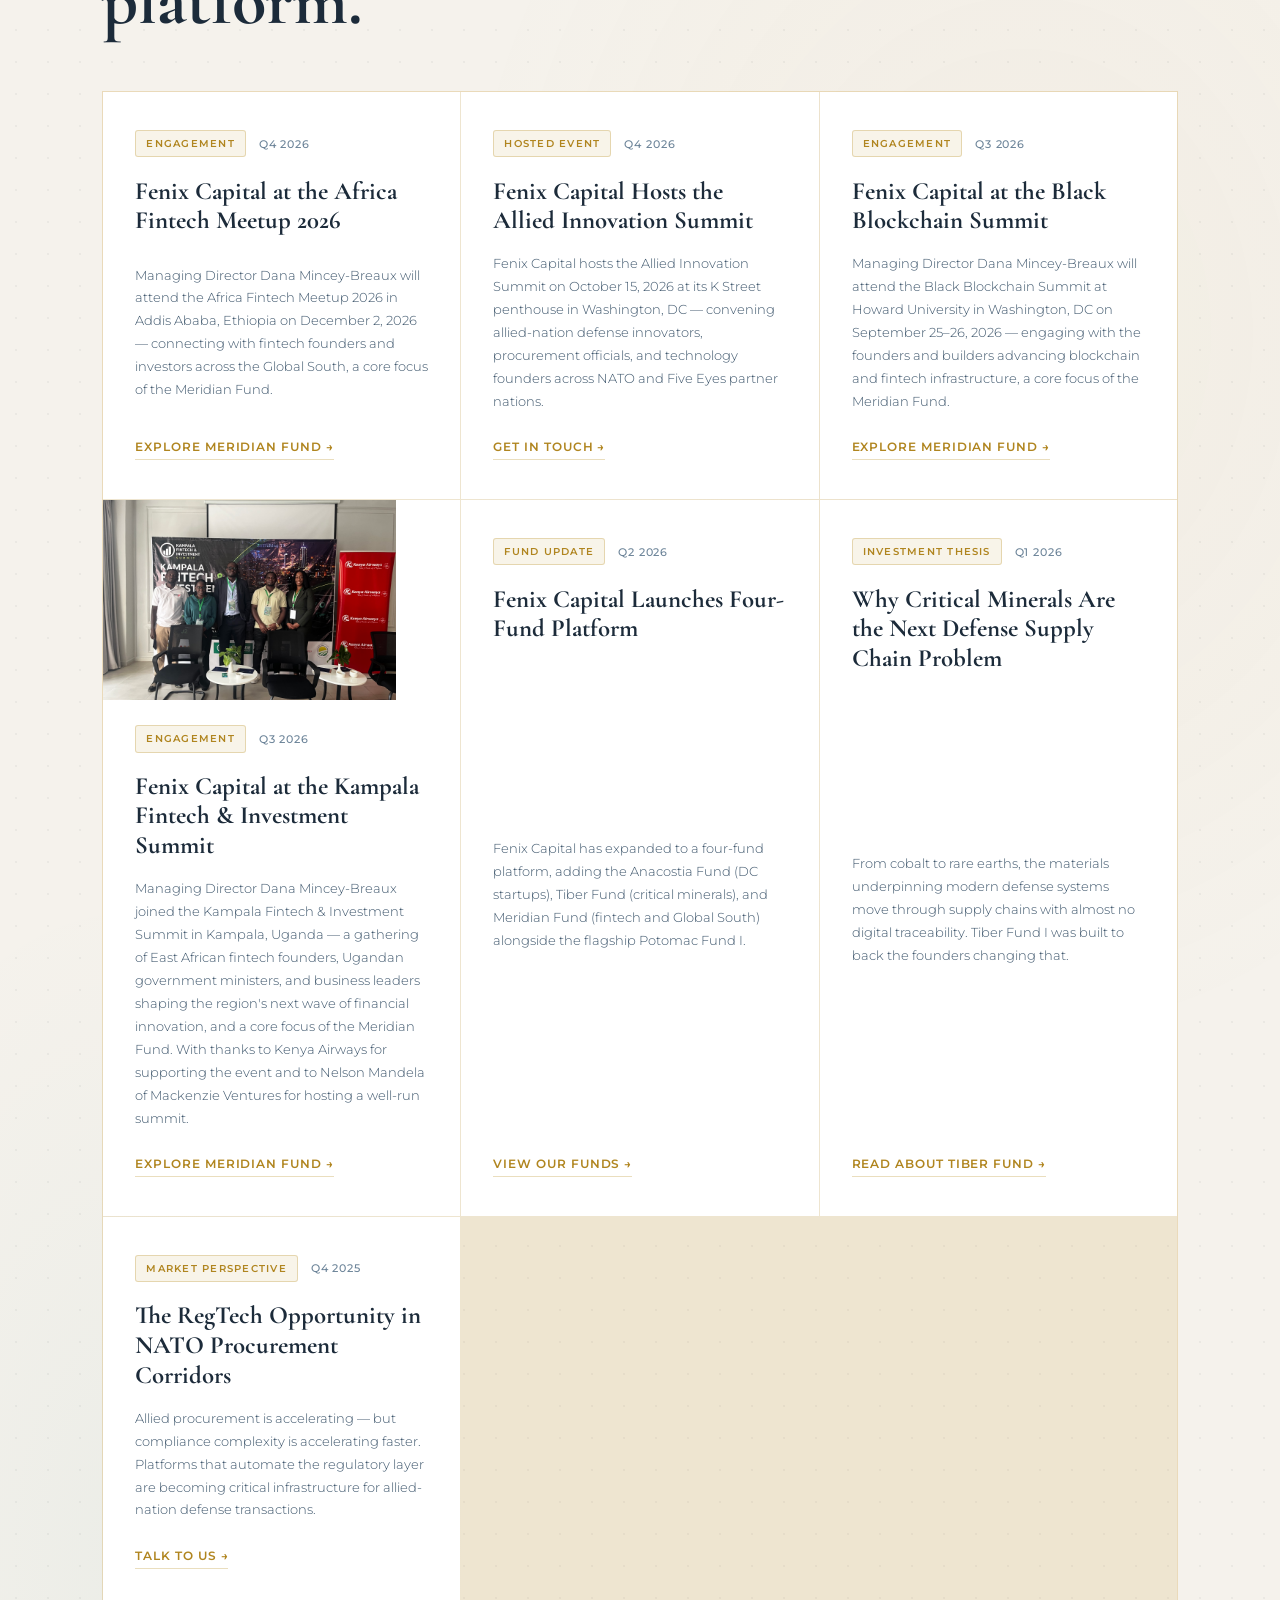
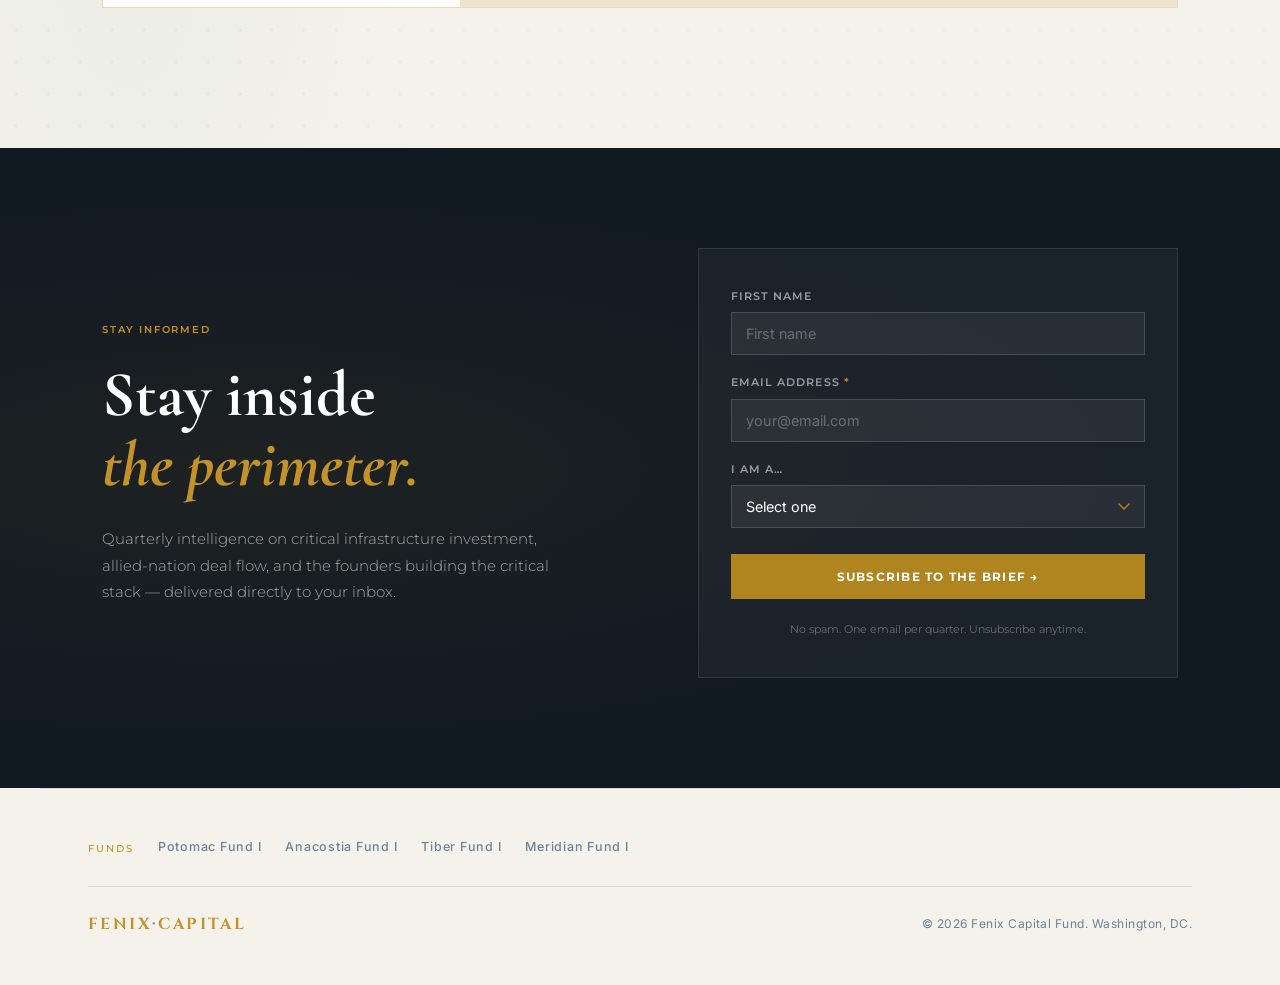
<file: news.html>
<!DOCTYPE html>
<html lang="en">
<head>
  <meta charset="UTF-8" />
  <meta name="viewport" content="width=device-width, initial-scale=1.0" />
  <title>News — Fenix Capital</title>
  <meta name="description" content="News and announcements from Fenix Capital — events, portfolio updates, and insights from the critical infrastructure investment landscape." />
  <link rel="stylesheet" href="css/style.css" />
  <link rel="icon" type="image/svg+xml" href="images/fenix-logo.svg" />
</head>
<body>

  <!-- NAV -->
  <nav>
    <a href="index.html" class="nav-logo">
      <img src="images/fenix-logo.svg" alt="Fenix Capital" />
      <span class="nav-logo-text">FENIX CAPITAL</span>
    </a>
    <ul class="nav-links">
      <li><a href="index.html#thesis">Thesis</a></li>
      <li><a href="index.html#edge">Our Edge</a></li>
      <li><a href="investments.html">Investments</a></li>
      <li><a href="portfolio.html">Portfolio</a></li>
      <li><a href="about.html">About</a></li>
      <li><a href="news.html">News</a></li>
      <li><a href="insights.html">Editorial</a></li>
      <li><a href="contact.html" class="nav-cta">Get in Touch</a></li>
    </ul>
    <div class="hamburger" aria-label="Menu" role="button" tabindex="0">
      <span></span><span></span><span></span>
    </div>
  </nav>

  <!-- PAGE HERO -->
  <section id="hero" class="hero-photo" style="min-height:58vh; height:62vh;">
    <div class="hero-bg">
      <video autoplay muted loop playsinline poster="images/dc-skyline.jpg"
             style="width:100%;height:100%;object-fit:cover;object-position:center 40%;opacity:0.55;">
        <source src="videos/reflecting-pool.mp4" type="video/mp4" />
      </video>
    </div>
    <div class="video-overlay"></div>
    <div class="hero-content">
      <div class="hero-tag">News &amp; Announcements</div>
      <h1 class="hero-headline" style="font-size: clamp(2.8rem, 6vw, 6rem);">
        Intel from<br><em>inside</em><br>the perimeter.
      </h1>
      <p class="hero-sub" style="margin-top: 28px;">
        Events, portfolio updates, and insights from the critical infrastructure investment landscape.
      </p>
    </div>
  </section>

  <div class="divider"></div>

  <!-- FEATURED ANNOUNCEMENT -->
  <section class="fenix-news-featured" id="featured">
    <div class="fenix-edge-inner">

      <p class="fenix-edge-label">Featured Announcement</p>

      <div class="fenix-news-feature-card">
        <div class="fenix-news-feature-left">
          <div class="fenix-news-feature-meta">
            <span class="fenix-news-tag">Hosted Event</span>
            <span class="fenix-news-date">October 2026</span>
          </div>
          <h2 class="fenix-news-feature-headline">
            Fenix Capital Hosts the <em>Allied Innovation Summit</em>
          </h2>
          <p class="fenix-news-feature-body">
            Fenix Capital is proud to host the Allied Innovation Summit. The Summit brings
            together allied-nation defense
            innovators, procurement officials, and technology founders to accelerate
            the adoption of critical infrastructure software across NATO and Five Eyes partner
            nations.
          </p>
          <p class="fenix-news-feature-body">
            The Allied Innovation Summit convenes the decision-makers and builders shaping
            the next generation of defense and industrial technology — exactly the ecosystem
            Fenix Capital was built to serve. Hosting the Summit reflects our commitment to being
            inside the room where allied industrial coordination takes shape.
          </p>
          <div class="fenix-news-feature-cta">
            <a href="contact.html" class="btn-primary">Get in Touch →</a>
            <a href="investments.html" class="btn-ghost-dark">Our Funds</a>
          </div>
        </div>
        <div class="fenix-news-feature-right">
          <div class="fenix-news-event-card">
            <div class="fenix-news-event-label">Event Details</div>
            <div class="fenix-news-event-row">
              <span class="fenix-news-event-key">Event</span>
              <span class="fenix-news-event-val">Allied Innovation Summit</span>
            </div>
            <div class="fenix-news-event-row">
              <span class="fenix-news-event-key">Host</span>
              <span class="fenix-news-event-val">Fenix Capital</span>
            </div>
            <div class="fenix-news-event-row">
              <span class="fenix-news-event-key">Date</span>
              <span class="fenix-news-event-val">October 15, 2026</span>
            </div>
            <div class="fenix-news-event-row">
              <span class="fenix-news-event-key">Focus</span>
              <span class="fenix-news-event-val">Allied-Nation Defense &amp; Industrial Technology</span>
            </div>
            <div class="fenix-news-event-divider"></div>
            <p class="fenix-news-event-note">
              Bringing together procurement officials, innovators, and founders across NATO and Five Eyes partner nations.
            </p>
          </div>
        </div>
      </div>

    </div>
  </section>

  <div class="divider"></div>

  <!-- NEWS GRID -->
  <section class="fenix-edge-section" id="news">
    <div class="fenix-edge-inner">

      <p class="fenix-edge-label">Latest News</p>
      <h2 class="fenix-edge-headline">Updates from <em>across</em> the platform.</h2>

      <div class="fenix-news-grid">

        <div class="fenix-news-card">
          <div class="fenix-news-card-meta">
            <span class="fenix-news-tag">Engagement</span>
            <span class="fenix-news-date">Q4 2026</span>
          </div>
          <h3 class="fenix-news-card-title">Fenix Capital at the Africa Fintech Meetup 2026</h3>
          <p class="fenix-news-card-body">
            Managing Director Dana Mincey-Breaux will attend the Africa Fintech Meetup 2026
            in Addis Ababa, Ethiopia on December 2, 2026 — connecting with fintech founders
            and investors across the Global South, a core focus of the Meridian Fund.
          </p>
          <a href="investments.html" class="fenix-news-card-link">Explore Meridian Fund →</a>
        </div>

        <div class="fenix-news-card">
          <div class="fenix-news-card-meta">
            <span class="fenix-news-tag">Hosted Event</span>
            <span class="fenix-news-date">Q4 2026</span>
          </div>
          <h3 class="fenix-news-card-title">Fenix Capital Hosts the Allied Innovation Summit</h3>
          <p class="fenix-news-card-body">
            Fenix Capital hosts the Allied Innovation Summit on October 15, 2026 at its
            K Street penthouse in Washington, DC — convening allied-nation defense innovators,
            procurement officials, and technology founders across NATO and Five Eyes partner
            nations.
          </p>
          <a href="contact.html" class="fenix-news-card-link">Get in Touch →</a>
        </div>

        <div class="fenix-news-card">
          <div class="fenix-news-card-meta">
            <span class="fenix-news-tag">Engagement</span>
            <span class="fenix-news-date">Q3 2026</span>
          </div>
          <h3 class="fenix-news-card-title">Fenix Capital at the Black Blockchain Summit</h3>
          <p class="fenix-news-card-body">
            Managing Director Dana Mincey-Breaux will attend the Black Blockchain Summit
            at Howard University in Washington, DC on September 25–26, 2026 — engaging with
            the founders and builders advancing blockchain and fintech infrastructure, a
            core focus of the Meridian Fund.
          </p>
          <a href="investments.html" class="fenix-news-card-link">Explore Meridian Fund →</a>
        </div>

        <div class="fenix-news-card">
          <img src="images/kampala-fintech-summit.jpg" alt="Managing Director Dana Mincey-Breaux with East African fintech founders and leaders at the Kampala Fintech &amp; Investment Summit in Kampala, Uganda" style="display:block; width:calc(100% + 4rem); height:200px; object-fit:cover; margin:-2.4rem -2rem 1.6rem;">
          <div class="fenix-news-card-meta">
            <span class="fenix-news-tag">Engagement</span>
            <span class="fenix-news-date">Q3 2026</span>
          </div>
          <h3 class="fenix-news-card-title">Fenix Capital at the Kampala Fintech &amp; Investment Summit</h3>
          <p class="fenix-news-card-body">
            Managing Director Dana Mincey-Breaux joined the Kampala Fintech &amp; Investment
            Summit in Kampala, Uganda — a gathering of East African fintech founders, Ugandan
            government ministers, and business leaders shaping the region's next wave of
            financial innovation, and a core focus of the Meridian Fund. With thanks to Kenya
            Airways for supporting the event and to Nelson Mandela of Mackenzie Ventures for
            hosting a well-run summit.
          </p>
          <a href="investments.html" class="fenix-news-card-link">Explore Meridian Fund →</a>
        </div>

        <div class="fenix-news-card">
          <div class="fenix-news-card-meta">
            <span class="fenix-news-tag">Fund Update</span>
            <span class="fenix-news-date">Q2 2026</span>
          </div>
          <h3 class="fenix-news-card-title">Fenix Capital Launches Four-Fund Platform</h3>
          <p class="fenix-news-card-body">
            Fenix Capital has expanded to a four-fund platform, adding the Anacostia Fund
            (DC startups), Tiber Fund (critical minerals), and Meridian Fund (fintech and
            Global South) alongside the flagship Potomac Fund I.
          </p>
          <a href="investments.html" class="fenix-news-card-link">View our funds →</a>
        </div>

        <div class="fenix-news-card">
          <div class="fenix-news-card-meta">
            <span class="fenix-news-tag">Investment Thesis</span>
            <span class="fenix-news-date">Q1 2026</span>
          </div>
          <h3 class="fenix-news-card-title">Why Critical Minerals Are the Next Defense Supply Chain Problem</h3>
          <p class="fenix-news-card-body">
            From cobalt to rare earths, the materials underpinning modern defense systems
            move through supply chains with almost no digital traceability. Tiber Fund I
            was built to back the founders changing that.
          </p>
          <a href="investments.html" class="fenix-news-card-link">Read about Tiber Fund →</a>
        </div>

        <div class="fenix-news-card">
          <div class="fenix-news-card-meta">
            <span class="fenix-news-tag">Market Perspective</span>
            <span class="fenix-news-date">Q4 2025</span>
          </div>
          <h3 class="fenix-news-card-title">The RegTech Opportunity in NATO Procurement Corridors</h3>
          <p class="fenix-news-card-body">
            Allied procurement is accelerating — but compliance complexity is accelerating
            faster. Platforms that automate the regulatory layer are becoming critical
            infrastructure for allied-nation defense transactions.
          </p>
          <a href="contact.html" class="fenix-news-card-link">Talk to us →</a>
        </div>

      </div>
    </div>
  </section>

  <!-- NEWSLETTER SIGNUP -->
  <section class="fenix-newsletter-section" id="newsletter">
    <div class="fenix-newsletter-inner">

      <div class="fenix-newsletter-text">
        <p class="fenix-newsletter-label">Stay Informed</p>
        <h2 class="fenix-newsletter-headline">
          Stay inside<br><em>the perimeter.</em>
        </h2>
        <p class="fenix-newsletter-sub">
          Quarterly intelligence on critical infrastructure investment, allied-nation
          deal flow, and the founders building the critical stack — delivered directly
          to your inbox.
        </p>
      </div>

      <div class="fenix-newsletter-form-wrap">
        <!--
          MAILCHIMP SETUP:
          Replace "MAILCHIMP_FORM_ACTION_URL" in the action attribute below
          with your Mailchimp embedded form action URL.
          See setup instructions at fenixcapital.vc/news or ask your team.
        -->
        <form
          class="fenix-newsletter-form"
          action="MAILCHIMP_FORM_ACTION_URL"
          method="post"
          id="mc-embedded-subscribe-form"
          name="mc-embedded-subscribe-form"
          target="_blank"
          novalidate
        >
          <div class="fenix-nl-group">
            <label for="mce-FNAME" class="fenix-nl-label">First Name</label>
            <input
              type="text"
              name="FNAME"
              id="mce-FNAME"
              class="fenix-nl-input"
              placeholder="First name"
            />
          </div>
          <div class="fenix-nl-group">
            <label for="mce-EMAIL" class="fenix-nl-label">Email Address <span class="fenix-nl-required">*</span></label>
            <input
              type="email"
              name="EMAIL"
              id="mce-EMAIL"
              class="fenix-nl-input"
              placeholder="your@email.com"
              required
            />
          </div>
          <div class="fenix-nl-group">
            <label for="mce-MMERGE3" class="fenix-nl-label">I am a…</label>
            <select name="MMERGE3" id="mce-MMERGE3" class="fenix-nl-select">
              <option value="">Select one</option>
              <option value="Investor / LP">Investor / LP</option>
              <option value="Founder">Founder</option>
              <option value="Government / Procurement">Government / Procurement</option>
              <option value="Advisor / Partner">Advisor / Partner</option>
              <option value="Press / Media">Press / Media</option>
              <option value="Other">Other</option>
            </select>
          </div>
          <!-- Mailchimp anti-bot honeypot — do not remove or rename -->
          <div style="position:absolute;left:-5000px;" aria-hidden="true">
            <input type="text" name="b_PLACEHOLDER_REPLACE_ME" tabindex="-1" value="" />
          </div>
          <button
            type="submit"
            name="subscribe"
            id="mc-embedded-subscribe"
            class="fenix-nl-btn"
          >
            Subscribe to the Brief →
          </button>
          <p class="fenix-nl-note">No spam. One email per quarter. Unsubscribe anytime.</p>
        </form>
      </div>

    </div>
  </section>

  <!-- FOOTER -->
  <footer>
    <div class="footer-funds">
      <span class="footer-funds-label">Funds</span>
      <a href="investments.html">Potomac Fund I</a>
      <a href="investments.html">Anacostia Fund I</a>
      <a href="investments.html">Tiber Fund I</a>
      <a href="investments.html">Meridian Fund I</a>
    </div>
    <div class="footer-logo">FENIX<span>·</span>CAPITAL</div>
    <nav class="footer-links">
      <a href="index.html">Home</a>
      <a href="investments.html">Investments</a>
      <a href="portfolio.html">Portfolio</a>
      <a href="about.html">About</a>
      <a href="news.html">News</a>
      <a href="insights.html">Editorial</a>
      <a href="contact.html">Contact</a>
    </nav>
    <div class="footer-copy">© 2026 Fenix Capital Fund. Washington, DC.</div>
  </footer>

  <script src="js/main.js"></script>
</body>
</html>
</file>
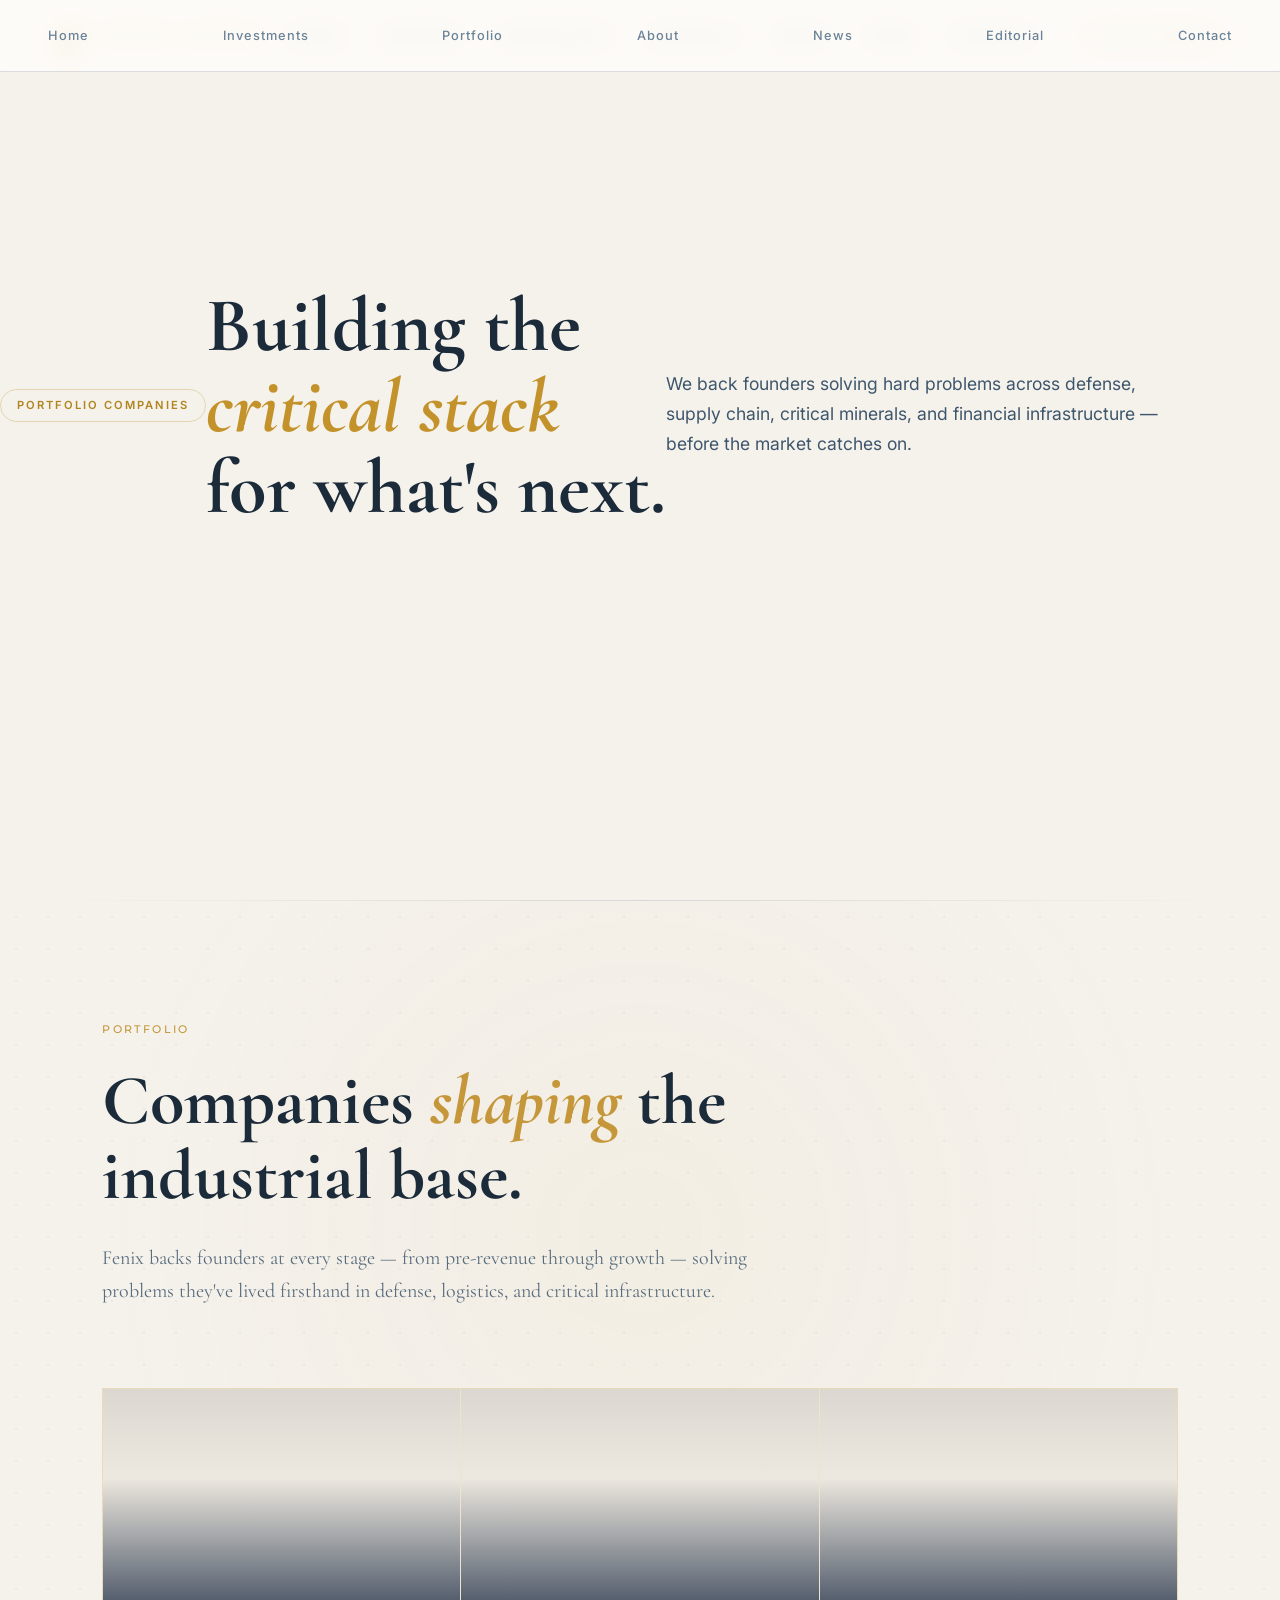
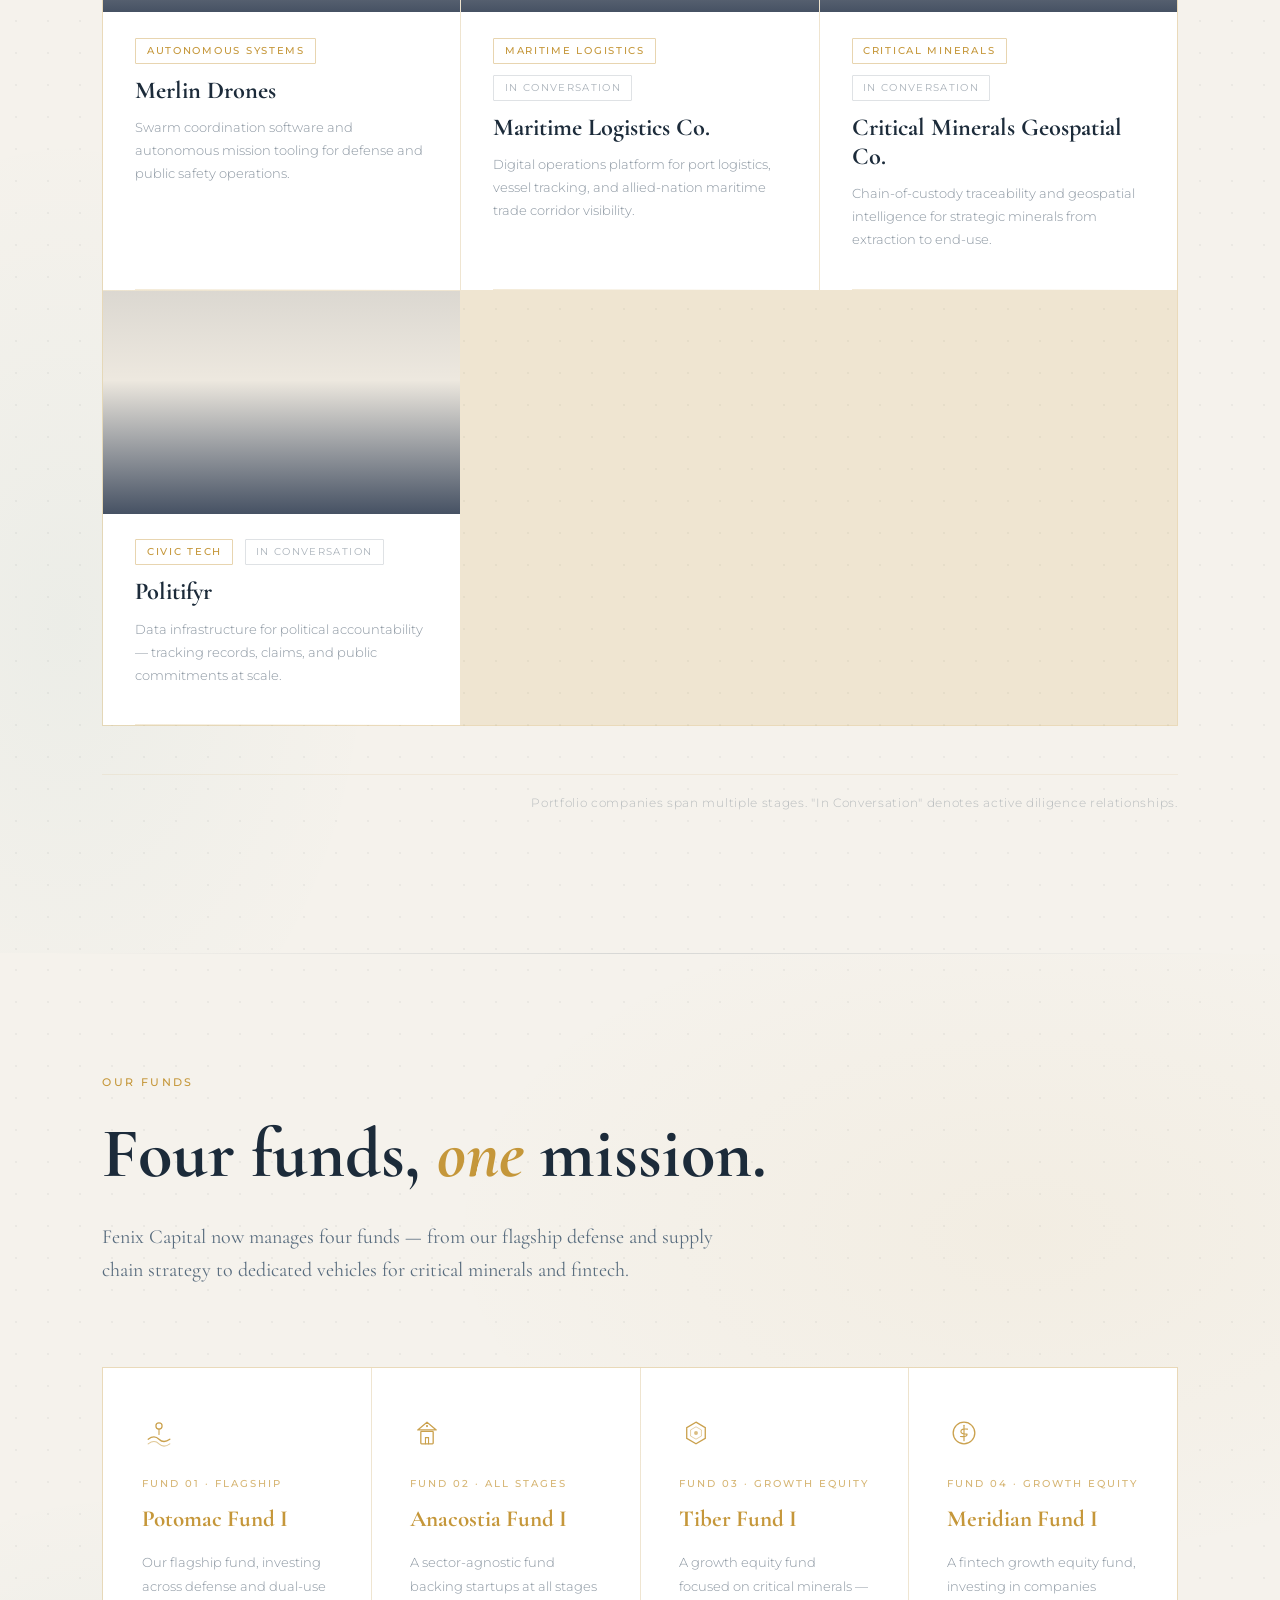
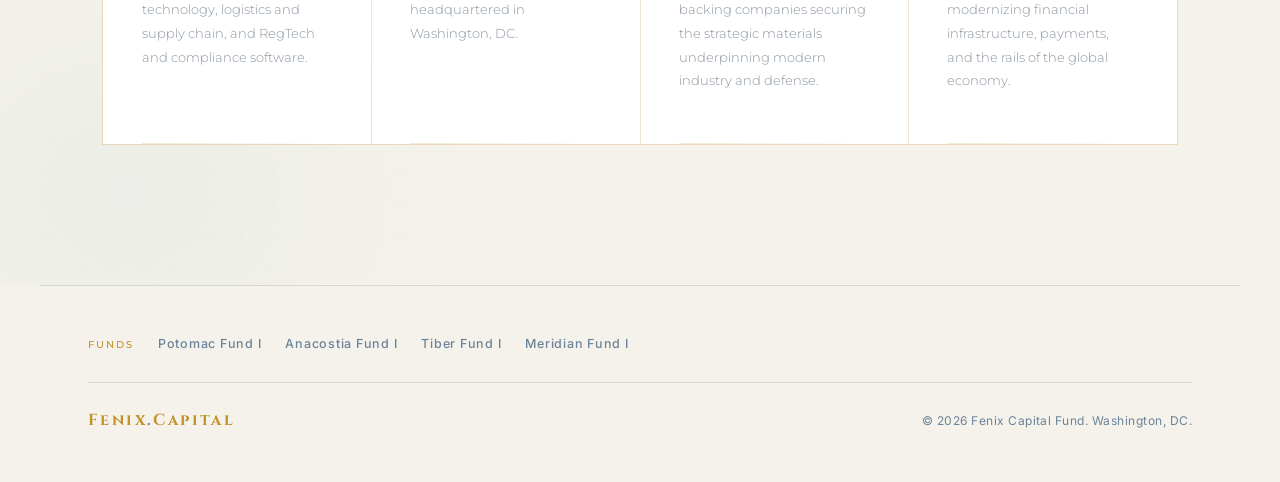
<file: portfolio.html>
<!DOCTYPE html>
<html lang="en">
<head>
  <meta charset="UTF-8" />
  <meta name="viewport" content="width=device-width, initial-scale=1.0" />
  <title>Portfolio — Fenix Capital Fund</title>
  <meta name="description" content="Fenix Capital portfolio companies — spanning defense technology, supply chain software, critical minerals, and financial infrastructure." />
  <link rel="stylesheet" href="css/style.css" />
  <link rel="icon" type="image/svg+xml" href="images/fenix-logo.svg" />
</head>
<body>

  <!-- NAV -->
  <nav>
    <a href="index.html" class="nav-logo">
      <img src="images/fenix-logo.svg" alt="Fenix Capital" />
      <span class="nav-logo-text">FENIX CAPITAL</span>
    </a>
    <ul class="nav-links">
      <li><a href="index.html#thesis">Thesis</a></li>
      <li><a href="index.html#edge">Our Edge</a></li>
      <li><a href="investments.html">Investments</a></li>
      <li><a href="portfolio.html">Portfolio</a></li>
      <li><a href="about.html">About</a></li>
      <li><a href="news.html">News</a></li>
      <li><a href="insights.html">Editorial</a></li>
      <li><a href="contact.html" class="nav-cta">Get in Touch</a></li>
    </ul>
    <div class="hamburger" aria-label="Menu">
      <span></span><span></span><span></span>
    </div>
  </nav>

  <!-- PAGE HERO -->
  <section id="hero" style="min-height:50vh; padding-bottom: 60px;">
    <div class="hero-bg"></div>
    <div class="hero-grid"></div>
    <div class="hero-tag">Portfolio Companies</div>
    <h1 class="hero-headline" style="font-size: clamp(2.8rem, 6vw, 6rem);">
      Building the<br><em>critical stack</em><br>for what's next.
    </h1>
    <p class="hero-sub" style="margin-top: 28px;">
      We back founders solving hard problems across defense, supply chain, critical minerals, and financial infrastructure — before the market catches on.
    </p>
  </section>

  <div class="divider"></div>

  <section class="fenix-port-section" id="portfolio">
    <div class="fenix-port-inner">

      <p class="fenix-port-label">Portfolio</p>

      <h2 class="fenix-port-headline">
        Companies <em>shaping</em> the industrial base.
      </h2>

      <p class="fenix-port-sub">
        Fenix backs founders at every stage — from pre-revenue through growth —
        solving problems they've lived firsthand in defense, logistics, and critical infrastructure.
      </p>

      <div class="fenix-port-grid">

        <div class="fenix-pcard fenix-pcard--1">
          <div class="fenix-pcard-accent"></div>

          <div class="fenix-pcard-vid-wrap">
            <video
              class="fenix-pcard-video"
              src="videos/drone-flight.mp4"
              autoplay
              muted
              loop
              playsinline
              preload="metadata"
              aria-hidden="true"
            ></video>
            <div class="fenix-pcard-vid-overlay"></div>
          </div>

          <div class="fenix-pcard-body">
            <div class="fenix-pcard-meta">
              <span class="fenix-pcard-tag">Autonomous Systems</span>
            </div>
            <h3 class="fenix-pcard-name">Merlin Drones</h3>
            <p class="fenix-pcard-desc">
              Swarm coordination software and autonomous mission tooling for defense and public safety operations.
            </p>
          </div>

          <div class="fenix-pcard-rule"></div>
        </div>

        <div class="fenix-pcard fenix-pcard--2">
          <div class="fenix-pcard-accent"></div>

          <div class="fenix-pcard-vid-wrap">
            <video
              class="fenix-pcard-video"
              src="videos/cargo_ship_aerial.mp4"
              autoplay
              muted
              loop
              playsinline
              preload="metadata"
              aria-hidden="true"
            ></video>
            <div class="fenix-pcard-vid-overlay"></div>
          </div>

          <div class="fenix-pcard-body">
            <div class="fenix-pcard-meta">
              <span class="fenix-pcard-tag">Maritime Logistics</span>
              <span class="fenix-pcard-status">In Conversation</span>
            </div>
            <h3 class="fenix-pcard-name">Maritime Logistics Co.</h3>
            <p class="fenix-pcard-desc">
              Digital operations platform for port logistics, vessel tracking, and allied-nation maritime trade corridor visibility.
            </p>
          </div>

          <div class="fenix-pcard-rule"></div>
        </div>

        <div class="fenix-pcard fenix-pcard--3">
          <div class="fenix-pcard-accent"></div>

          <div class="fenix-pcard-vid-wrap">
            <video
              class="fenix-pcard-video"
              src="videos/mining-aerial.mp4"
              autoplay
              muted
              loop
              playsinline
              preload="metadata"
              aria-hidden="true"
            ></video>
            <div class="fenix-pcard-vid-overlay"></div>
          </div>

          <div class="fenix-pcard-body">
            <div class="fenix-pcard-meta">
              <span class="fenix-pcard-tag">Critical Minerals</span>
              <span class="fenix-pcard-status">In Conversation</span>
            </div>
            <h3 class="fenix-pcard-name">Critical Minerals Geospatial Co.</h3>
            <p class="fenix-pcard-desc">
              Chain-of-custody traceability and geospatial intelligence for strategic minerals from extraction to end-use.
            </p>
          </div>

          <div class="fenix-pcard-rule"></div>
        </div>

        <div class="fenix-pcard fenix-pcard--4">
          <div class="fenix-pcard-accent"></div>

          <div class="fenix-pcard-vid-wrap">
            <video
              class="fenix-pcard-video"
              src="videos/7103430-uhd_3840_2160_25fps.mp4"
              autoplay
              muted
              loop
              playsinline
              preload="metadata"
              aria-hidden="true"
            ></video>
            <div class="fenix-pcard-vid-overlay"></div>
          </div>

          <div class="fenix-pcard-body">
            <div class="fenix-pcard-meta">
              <span class="fenix-pcard-tag">Civic Tech</span>
              <span class="fenix-pcard-status">In Conversation</span>
            </div>
            <h3 class="fenix-pcard-name">
              <a href="https://politifyr.com" target="_blank" rel="noopener">Politifyr</a>
            </h3>
            <p class="fenix-pcard-desc">
              Data infrastructure for political accountability — tracking records, claims, and public commitments at scale.
            </p>
          </div>

          <div class="fenix-pcard-rule"></div>
        </div>

      </div><!-- /.fenix-port-grid -->

      <p class="fenix-port-footnote">
        Portfolio companies span multiple stages. "In Conversation" denotes active diligence relationships.
      </p>

    </div>
  </section>

  <div class="divider"></div>

  <!-- FUNDS -->
  <section class="fenix-edge-section" id="funds">
    <div class="fenix-edge-inner">

      <p class="fenix-edge-label">Our Funds</p>

      <h2 class="fenix-edge-headline">
        Four funds, <em>one</em> mission.
      </h2>

      <p class="fenix-edge-sub">
        Fenix Capital now manages four funds — from our flagship defense and supply chain
        strategy to dedicated vehicles for critical minerals and fintech.
      </p>

      <div class="fenix-cards-grid fenix-funds-grid">

        <!-- Fund 1 -->
        <div class="fenix-card fenix-card--1">
          <div class="fenix-card-accent"></div>
          <div class="fenix-card-icon">
            <svg viewBox="0 0 44 44" fill="none" xmlns="http://www.w3.org/2000/svg" aria-hidden="true">
              <path d="M8 30 Q16 24 22 30 T36 30" stroke="currentColor" stroke-width="1.8" fill="none" stroke-linecap="round"/>
              <path d="M8 36 Q16 30 22 36 T36 36" stroke="currentColor" stroke-width="1.4" fill="none" stroke-linecap="round" opacity="0.6"/>
              <circle cx="22" cy="13" r="4" stroke="currentColor" stroke-width="1.6"/>
              <path d="M22 17 L22 24" stroke="currentColor" stroke-width="1.4" stroke-linecap="round"/>
            </svg>
          </div>
          <div class="fenix-card-num">Fund 01 · Flagship</div>
          <h3 class="fenix-card-title">Potomac Fund I</h3>
          <p class="fenix-card-body">
            Our flagship fund, investing across defense and dual-use technology, logistics
            and supply chain, and RegTech and compliance software.
          </p>
          <div class="fenix-card-rule"></div>
        </div>

        <!-- Fund 2 -->
        <div class="fenix-card fenix-card--2">
          <div class="fenix-card-accent"></div>
          <div class="fenix-card-icon">
            <svg viewBox="0 0 44 44" fill="none" xmlns="http://www.w3.org/2000/svg" aria-hidden="true">
              <rect x="14" y="20" width="16" height="16" rx="1" stroke="currentColor" stroke-width="1.7"/>
              <path d="M22 8 L34 18 L10 18 Z" stroke="currentColor" stroke-width="1.6" stroke-linejoin="round"/>
              <path d="M20 36 L20 28 L24 28 L24 36" stroke="currentColor" stroke-width="1.4" stroke-linecap="round"/>
              <circle cx="22" cy="13" r="1.4" fill="currentColor"/>
            </svg>
          </div>
          <div class="fenix-card-num">Fund 02 · All Stages</div>
          <h3 class="fenix-card-title">Anacostia Fund I</h3>
          <p class="fenix-card-body">
            A sector-agnostic fund backing startups at all stages headquartered in
            Washington, DC.
          </p>
          <div class="fenix-card-rule"></div>
        </div>

        <!-- Fund 3 -->
        <div class="fenix-card fenix-card--3">
          <div class="fenix-card-accent"></div>
          <div class="fenix-card-icon">
            <svg viewBox="0 0 44 44" fill="none" xmlns="http://www.w3.org/2000/svg" aria-hidden="true">
              <polygon points="22,8 34,15 34,29 22,36 10,29 10,15" stroke="currentColor" stroke-width="1.7" fill="none"/>
              <polygon points="22,14 29,18 29,26 22,30 15,26 15,18" stroke="currentColor" stroke-width="1.2" fill="none" opacity="0.55"/>
              <circle cx="22" cy="22" r="2.5" fill="currentColor" opacity="0.7"/>
            </svg>
          </div>
          <div class="fenix-card-num">Fund 03 · Growth Equity</div>
          <h3 class="fenix-card-title">Tiber Fund I</h3>
          <p class="fenix-card-body">
            A growth equity fund focused on critical minerals — backing companies securing the
            strategic materials underpinning modern industry and defense.
          </p>
          <div class="fenix-card-rule"></div>
        </div>

        <!-- Fund 4 -->
        <div class="fenix-card fenix-card--4">
          <div class="fenix-card-accent"></div>
          <div class="fenix-card-icon">
            <svg viewBox="0 0 44 44" fill="none" xmlns="http://www.w3.org/2000/svg" aria-hidden="true">
              <circle cx="22" cy="22" r="14" stroke="currentColor" stroke-width="1.7"/>
              <path d="M22 12 L22 32" stroke="currentColor" stroke-width="1.5" stroke-linecap="round"/>
              <path d="M26.5 17 Q18 16 18 20 Q18 23.5 26 23.5 Q26 27.5 17.5 26.5" stroke="currentColor" stroke-width="1.5" fill="none" stroke-linecap="round" stroke-linejoin="round"/>
            </svg>
          </div>
          <div class="fenix-card-num">Fund 04 · Growth Equity</div>
          <h3 class="fenix-card-title">Meridian Fund I</h3>
          <p class="fenix-card-body">
            A fintech growth equity fund, investing in companies modernizing financial
            infrastructure, payments, and the rails of the global economy.
          </p>
          <div class="fenix-card-rule"></div>
        </div>

      </div>
    </div>
  </section>

  <!-- FOOTER -->
  <footer>
    <div class="footer-funds">
      <span class="footer-funds-label">Funds</span>
      <a href="investments.html">Potomac Fund I</a>
      <a href="investments.html">Anacostia Fund I</a>
      <a href="investments.html">Tiber Fund I</a>
      <a href="investments.html">Meridian Fund I</a>
    </div>
    <div class="footer-logo">Fenix<span>.</span>Capital</div>
    <nav class="footer-links">
      <a href="index.html">Home</a>
      <a href="investments.html">Investments</a>
      <a href="portfolio.html">Portfolio</a>
      <a href="about.html">About</a>
      <a href="news.html">News</a>
      <a href="insights.html">Editorial</a>
      <a href="contact.html">Contact</a>
    </nav>
    <div class="footer-copy">© 2026 Fenix Capital Fund. Washington, DC.</div>
  </footer>

  <script src="js/main.js"></script>
  <script>
  (function () {

    /* ── Scroll reveal ─────────────────────────────────────── */
    var cards = document.querySelectorAll('.fenix-pcard');
    if (!cards.length) return;

    cards.forEach(function (card, i) {
      card.style.opacity = '0';
      card.style.transform = 'translateY(28px)';
      card.style.transition =
        'opacity 0.7s ease ' + (0.1 + i * 0.15) + 's, ' +
        'transform 0.7s ease ' + (0.1 + i * 0.15) + 's, ' +
        'background 0.35s ease';
    });

    function revealCards() {
      var section = document.getElementById('portfolio');
      if (!section) { showAll(); return; }
      if (section.getBoundingClientRect().top < window.innerHeight * 0.88) {
        showAll();
        document.querySelectorAll('.fenix-pcard-video').forEach(function (v) {
          if (typeof v.play === 'function') v.play().catch(function () {});
        });
        window.removeEventListener('scroll', revealCards);
      }
    }

    function showAll() {
      cards.forEach(function (card) {
        card.style.opacity = '1';
        card.style.transform = 'translateY(0)';
      });
    }

    document.addEventListener('visibilitychange', function () {
      document.querySelectorAll('.fenix-pcard-video').forEach(function (v) {
        if (typeof v.play !== 'function') return;
        document.hidden ? v.pause() : v.play().catch(function () {});
      });
    });

    revealCards();
    window.addEventListener('scroll', revealCards, { passive: true });

  })();
  </script>
</body>
</html>
</file>
<file: css/style.css>
/*
 * Fenix Capital — Brand Redesign (Light)
 * Colors: Stone & Slate + Gold
 * Fonts: Cormorant Garamond (headings) · Inter / Montserrat (body)
 */

/* ─── Google Fonts ──────────────────────────────────────────── */
@import url('https://fonts.googleapis.com/css2?family=Cormorant+Garamond:ital,wght@0,400;0,500;0,600;0,700;1,400;1,500;1,600;1,700&family=Inter:wght@300;400;500;600;700&family=Montserrat:wght@300;400;500;600;700&family=Cinzel:wght@600;700&display=swap');

/* ─── Tokens ────────────────────────────────────────────────── */
:root {
  /* Surfaces — light "Stone & Slate". Variable names kept from the prior
     dark theme so existing rules pick up the new values automatically. */
  --navy-deepest:  #FDFBF8;   /* lightest surface / mobile menu bg   */
  --navy-dark:     #F5F2EC;   /* page background                     */
  --navy:          #FFFFFF;   /* cards                               */
  --navy-mid:      #F0EBE2;   /* card hover                          */
  --navy-light:    #E3DDD0;
  --navy-border:   rgba(42, 62, 82, 0.15);

  /* Explicit stone aliases (for the light override layer) */
  --stone-lightest:#FDFBF8;
  --stone-light:   #F5F2EC;
  --stone:         #EDE8DF;

  --gold:          #B0851F;
  --gold-light:    #C4922A;
  --gold-pale:     rgba(184, 146, 42, 0.10);
  --gold-border:   rgba(184, 146, 42, 0.30);

  --white:         #FFFFFF;
  --off-white:     #1C2B3A;   /* was near-white text on dark; now dark text on light */
  --text-primary:  #1C2B3A;
  --text-secondary:#3E566C;
  --text-muted:    #6B8398;

  /* Tokens referenced by Contact/Team but previously undefined (→ light) */
  --carbon:        #F5F2EC;
  --off-black:     #FFFFFF;
  --steel:         rgba(42, 62, 82, 0.15);
  --subtle:        #3E566C;
  --navy-deep:     #FDFBF8;
  --ember:         #B0851F;
  --light:         #1C2B3A;
  --gold-dim:      #8A6A18;
  --font-display:  'Cormorant Garamond', serif;
  --font-body:     'Inter', sans-serif;

  /* fenix-* fallbacks (used as var(--fenix-x, #hardcoded)) → light */
  --fenix-navy:    #F5F2EC;
  --fenix-gold:    #B0851F;
  --fenix-white:   #1C2B3A;
  --fenix-off:     #3E566C;

  --radius:        6px;
  --transition:    0.25s ease;
}

/* ─── Reset ─────────────────────────────────────────────────── */
*, *::before, *::after { box-sizing: border-box; margin: 0; padding: 0; }
html { scroll-behavior: smooth; }

body {
  background: var(--navy-dark);
  color: var(--text-primary);
  font-family: 'Inter', sans-serif;
  font-size: 16px;
  line-height: 1.65;
  -webkit-font-smoothing: antialiased;
}

img { display: block; max-width: 100%; }
a { color: inherit; text-decoration: none; }

/* ─── NAV ───────────────────────────────────────────────────── */
nav {
  position: fixed;
  top: 0; left: 0; right: 0;
  z-index: 100;
  display: flex;
  align-items: center;
  justify-content: space-between;
  padding: 0 3rem;
  height: 72px;
  background: rgba(253, 251, 248, 0.9);
  backdrop-filter: blur(12px);
  -webkit-backdrop-filter: blur(12px);
  border-bottom: 1px solid var(--navy-border);
}

.nav-logo {
  display: flex;
  align-items: center;
  gap: 0.75rem;
}

.nav-logo img {
  height: 40px;
  width: auto;
}

.nav-logo-text {
  font-family: 'Cinzel', serif;
  font-size: 1.1rem;
  font-weight: 700;
  letter-spacing: 0.12em;
  color: var(--gold-light);
  line-height: 1;
}

.nav-links {
  display: flex;
  align-items: center;
  gap: 2.5rem;
  list-style: none;
}

.nav-links a {
  font-size: 0.8rem;
  font-weight: 600;
  letter-spacing: 0.12em;
  text-transform: uppercase;
  color: var(--text-secondary);
  transition: color var(--transition);
}

.nav-links a:hover { color: var(--gold-light); }

.nav-cta {
  padding: 0.55rem 1.4rem;
  border: 1px solid var(--gold);
  border-radius: var(--radius);
  color: var(--gold) !important;
  font-weight: 600 !important;
  transition: background var(--transition), color var(--transition) !important;
}
.nav-cta:hover {
  background: var(--gold);
  color: var(--navy-dark) !important;
}

.hamburger {
  display: none;
  flex-direction: column;
  gap: 5px;
  cursor: pointer;
  padding: 4px;
}
.hamburger span {
  display: block;
  width: 24px;
  height: 2px;
  background: var(--text-primary);
  border-radius: 2px;
  transition: var(--transition);
}

/* ─── HERO ──────────────────────────────────────────────────── */
#hero {
  position: relative;
  height: 100vh;
  min-height: 680px;
  display: flex;
  align-items: center;
  overflow: hidden;
}

.video-bg {
  position: absolute;
  inset: 0;
  z-index: 0;
}

.video-bg video {
  width: 100%;
  height: 100%;
  object-fit: cover;
  opacity: 0.45;
}

.video-overlay {
  position: absolute;
  inset: 0;
  z-index: 1;
  background: linear-gradient(
    135deg,
    rgba(7, 17, 29, 0.85) 0%,
    rgba(13, 27, 42, 0.70) 50%,
    rgba(7, 17, 29, 0.80) 100%
  );
}

.fenix-cta-section {
  position: relative;
  overflow: hidden;
}
.fenix-cta-section .hero-tag,
.fenix-cta-section .hero-headline {
  position: relative;
  z-index: 2;
}
.fenix-cta-video-wrap {
  position: absolute;
  inset: 0;
  z-index: 0;
}
.fenix-cta-video {
  width: 100%;
  height: 100%;
  object-fit: cover;
  object-position: center;
  display: block;
}
.fenix-cta-overlay {
  position: absolute;
  inset: 0;
  background: linear-gradient(
    135deg,
    rgba(5, 14, 28, 0.82) 0%,
    rgba(10, 22, 40, 0.65) 50%,
    rgba(5, 14, 28, 0.75) 100%
  );
}

/* Floating UI panels */
.video-ui-layer {
  position: absolute;
  inset: 0;
  z-index: 2;
  pointer-events: none;
}

.ui-panel {
  position: absolute;
  background: rgba(13, 27, 42, 0.75);
  border: 1px solid var(--navy-border);
  border-radius: 8px;
  padding: 0.9rem 1.1rem;
  min-width: 190px;
  backdrop-filter: blur(8px);
}

.ui-panel-1 { top: 22%; right: 8%; }
.ui-panel-2 { top: 50%; right: 6%; }
.ui-panel-3 { top: 68%; right: 10%; }

.ui-label {
  font-size: 0.65rem;
  font-weight: 600;
  letter-spacing: 0.12em;
  text-transform: uppercase;
  color: var(--gold);
  margin-bottom: 0.3rem;
}

.ui-value {
  font-size: 0.8rem;
  font-weight: 500;
  color: var(--off-white);
  margin-bottom: 0.5rem;
}

.ui-bar {
  height: 4px;
  background: var(--navy-light);
  border-radius: 2px;
  overflow: hidden;
}

.ui-bar-fill {
  height: 100%;
  background: linear-gradient(90deg, var(--gold), var(--gold-light));
  border-radius: 2px;
  animation: barPulse 3s ease-in-out infinite;
}

@keyframes barPulse {
  0%, 100% { opacity: 1; }
  50% { opacity: 0.7; }
}

.ui-dots {
  display: flex;
  gap: 6px;
  margin-top: 0.25rem;
}

.ui-dot {
  width: 8px;
  height: 8px;
  border-radius: 50%;
  background: var(--navy-light);
}

.ui-dot.active {
  background: var(--gold);
  box-shadow: 0 0 6px rgba(196, 146, 42, 0.6);
}

/* Hero content */
.hero-content {
  position: relative;
  z-index: 3;
  max-width: 1200px;
  margin: 0 auto;
  padding: 0 3rem;
  padding-top: 72px;
}

.hero-tag {
  display: inline-block;
  font-size: 0.7rem;
  font-weight: 600;
  letter-spacing: 0.18em;
  text-transform: uppercase;
  color: var(--gold);
  border: 1px solid var(--gold-border);
  border-radius: 100px;
  padding: 0.4rem 1rem;
  margin-bottom: 1.8rem;
}

.hero-headline {
  font-family: 'Cormorant Garamond', serif;
  font-size: clamp(3.5rem, 7vw, 6rem);
  font-weight: 900;
  line-height: 1.05;
  color: var(--white);
  margin-bottom: 1.6rem;
  max-width: 680px;
}

.hero-headline em {
  font-style: italic;
  color: var(--gold-light);
}

.hero-sub {
  font-size: 1.1rem;
  font-weight: 400;
  line-height: 1.7;
  color: var(--text-secondary);
  max-width: 520px;
  margin-bottom: 2.5rem;
}

.hero-actions {
  display: flex;
  align-items: center;
  gap: 1.2rem;
  margin-bottom: 4rem;
  flex-wrap: wrap;
}

.btn-primary {
  display: inline-flex;
  align-items: center;
  gap: 0.5rem;
  padding: 0.85rem 2rem;
  background: var(--gold);
  color: var(--navy-dark);
  font-weight: 700;
  font-size: 0.9rem;
  letter-spacing: 0.05em;
  border-radius: var(--radius);
  transition: background var(--transition), transform var(--transition);
}
.btn-primary:hover {
  background: var(--gold-light);
  transform: translateY(-1px);
}

.btn-ghost-light {
  display: inline-flex;
  align-items: center;
  padding: 0.85rem 2rem;
  border: 1px solid rgba(255,255,255,0.25);
  color: var(--white);
  font-weight: 600;
  font-size: 0.9rem;
  border-radius: var(--radius);
  transition: border-color var(--transition), background var(--transition);
}
.btn-ghost-light:hover {
  border-color: rgba(255,255,255,0.6);
  background: rgba(255,255,255,0.06);
}

/* Hero stats */
.hero-stats {
  display: flex;
  gap: 3.5rem;
  flex-wrap: wrap;
}

.hero-stat-num {
  font-family: 'Cormorant Garamond', serif;
  font-size: 2.4rem;
  font-weight: 800;
  color: var(--gold-light);
  line-height: 1;
  margin-bottom: 0.3rem;
}

.hero-stat-num sup {
  font-size: 1.2rem;
  vertical-align: super;
}

.hero-stat-label {
  font-size: 0.72rem;
  font-weight: 600;
  letter-spacing: 0.12em;
  text-transform: uppercase;
  color: var(--text-muted);
}

/* ─── DIVIDER ───────────────────────────────────────────────── */
.divider {
  height: 1px;
  background: linear-gradient(90deg, transparent, var(--navy-border), transparent);
  margin: 0 3rem;
}

/* ─── SECTION SHARED ────────────────────────────────────────── */
.section-tag {
  display: inline-block;
  font-size: 0.68rem;
  font-weight: 700;
  letter-spacing: 0.2em;
  text-transform: uppercase;
  color: var(--gold);
  margin-bottom: 1rem;
}

.section-title {
  font-family: 'Cormorant Garamond', serif;
  font-size: clamp(2rem, 4vw, 3.2rem);
  font-weight: 800;
  line-height: 1.15;
  color: var(--white);
  margin-bottom: 3rem;
}

.section-title em {
  font-style: italic;
  color: var(--gold-light);
}

.card-icon {
  width: 32px;
  height: 32px;
  margin-bottom: 1.2rem;
  opacity: 0.85;
}

/* ─── HUD TEXT STYLES (shared by tracking interlude) ────────── */
.hud-label {
  font-size: 0.6rem;
  font-weight: 700;
  letter-spacing: 0.15em;
  text-transform: uppercase;
  color: var(--gold);
  margin-bottom: 0.25rem;
}

.hud-value {
  font-size: 0.78rem;
  font-weight: 500;
  color: var(--off-white);
  margin-bottom: 0.4rem;
}

.hud-green { color: #4ADE80; }
.hud-amber { color: #FBBF24; }

/* Terminal lines */
.terminal-line {
  font-size: 0.7rem;
  color: var(--gold-light);
  line-height: 1.6;
  opacity: 0.85;
}
.terminal-line.blink .t-cursor { animation: blink 1s step-end infinite; }
.t-cursor { color: var(--gold); margin-right: 4px; }
@keyframes blink { 0%, 100% { opacity: 1; } 50% { opacity: 0; } }

/* ─── TRACKING OVERLAY (INTERLUDE) ──────────────────────────── */
.track-overlay {
  position: absolute;
  inset: 0;
  z-index: 1;
  pointer-events: none;
  overflow: hidden;
}

.track-svg {
  position: absolute;
  inset: 0;
  width: 100%; height: 100%;
}

.route-path {
  fill: none;
  stroke: rgba(196, 146, 42, 0.5);
  stroke-width: 1.5;
  stroke-dasharray: 8 5;
  animation: dashMove 4s linear infinite;
}

.track-dot {
  fill: var(--gold);
}
.active-dot {
  fill: #4ADE80;
  filter: drop-shadow(0 0 6px rgba(74,222,128,0.8));
}

.track-ring {
  fill: none;
  stroke: var(--gold);
  stroke-width: 1;
  opacity: 0;
  animation: ringExpand 2.5s ease-out infinite;
}
.ring-outer {
  animation: ringExpand 2.5s ease-out 0.8s infinite;
}
@keyframes dashMove {
  to { stroke-dashoffset: -16; }
}
@keyframes ringExpand {
  0%   { r: 8;  opacity: 0.8; }
  100% { r: 28; opacity: 0; }
}

/* Tracking data panels */
.track-panel {
  position: absolute;
  background: rgba(7, 17, 29, 0.82);
  border: 1px solid rgba(196, 146, 42, 0.25);
  border-left: 2px solid var(--gold);
  border-radius: 4px;
  padding: 0.65rem 0.9rem;
  backdrop-filter: blur(8px);
  min-width: 180px;
}
.track-panel-a { top: 58%; left: 14%; }
.track-panel-b { top: 28%; right: 12%; min-width: 200px; }
.track-panel-c { top: 60%; right: 5%; }

/* ─── THESIS ────────────────────────────────────────────────── */
#thesis {
  max-width: 1200px;
  margin: 0 auto;
  padding: 6rem 3rem;
}

.thesis-layout {
  display: grid;
  grid-template-columns: 1fr 1fr;
  gap: 4rem;
  align-items: start;
}

.thesis-body {
  font-size: 1.05rem;
  line-height: 1.8;
  color: var(--text-secondary);
}

.thesis-body strong {
  color: var(--off-white);
  font-weight: 600;
}

.thesis-pillars {
  display: flex;
  flex-direction: column;
  gap: 1.6rem;
}

.pillar {
  display: flex;
  gap: 1.2rem;
  align-items: flex-start;
  padding: 1.4rem 1.6rem;
  background: var(--navy);
  border: 1px solid var(--navy-border);
  border-radius: 8px;
  transition: border-color var(--transition), background var(--transition);
}

.pillar:hover {
  border-color: var(--gold-border);
  background: var(--navy-mid);
}

.pillar-num {
  font-family: 'Cormorant Garamond', serif;
  font-size: 1.4rem;
  font-weight: 800;
  color: var(--gold);
  opacity: 0.6;
  min-width: 2rem;
  line-height: 1;
  padding-top: 2px;
}

.pillar-title {
  font-weight: 700;
  font-size: 0.95rem;
  color: var(--off-white);
  margin-bottom: 0.35rem;
  letter-spacing: 0.01em;
}

.pillar-desc {
  font-size: 0.88rem;
  color: var(--text-secondary);
  line-height: 1.6;
}

/* ── FENIX THESIS SECTION ───────────────────────────────────── */
.fenix-thesis-section {
  position: relative;
  background: var(--fenix-navy, #F5F2EC);
  padding: 120px 8vw 140px;
  overflow: hidden;
}

.fenix-thesis-section::before {
  content: '';
  position: absolute;
  inset: 0;
  background:
    radial-gradient(ellipse 70% 55% at 15% 30%, rgba(197,151,58,0.05) 0%, transparent 65%),
    radial-gradient(ellipse 50% 60% at 85% 85%, rgba(13,115,119,0.04) 0%, transparent 55%);
  pointer-events: none;
}

.fenix-thesis-section::after {
  content: '';
  position: absolute;
  inset: 0;
  background-image: radial-gradient(circle, rgba(28,43,58,0.05) 1px, transparent 1px);
  background-size: 32px 32px;
  pointer-events: none;
}

.fenix-thesis-inner {
  position: relative;
  z-index: 2;
  max-width: 1260px;
  margin: 0 auto;
}

.fenix-thesis-label {
  font-family: 'Montserrat', sans-serif;
  font-weight: 500;
  font-size: 0.67rem;
  letter-spacing: 0.22em;
  text-transform: uppercase;
  color: var(--fenix-gold, #c5973a);
  margin-bottom: 1.6rem;
}

.fenix-thesis-headline {
  font-family: 'Cormorant Garamond', serif;
  font-weight: 700;
  font-size: clamp(2.6rem, 5.5vw, 4.8rem);
  line-height: 1.06;
  color: var(--fenix-white, #ffffff);
  margin-bottom: 1.8rem;
  max-width: 820px;
}

.fenix-thesis-headline em {
  font-style: italic;
  color: var(--fenix-gold, #c5973a);
}

.fenix-thesis-sub {
  font-family: 'Cormorant Garamond', serif;
  font-weight: 400;
  font-size: clamp(1rem, 1.8vw, 1.25rem);
  line-height: 1.65;
  color: var(--fenix-off, #3E566C);
  max-width: 620px;
  margin-bottom: 5rem;
  opacity: 0.85;
}

.fenix-thesis-grid {
  display: grid;
  grid-template-columns: repeat(4, 1fr);
  gap: 1px;
  background: rgba(197,151,58,0.15);
  border: 1px solid rgba(197,151,58,0.15);
}

.fenix-tcard {
  position: relative;
  background: #FFFFFF;
  padding: 3rem 2.4rem 3.2rem;
  overflow: hidden;
  transition: background 0.35s ease;
}

.fenix-tcard-accent {
  position: absolute;
  top: 0;
  left: 0;
  right: 0;
  height: 2px;
  background: var(--fenix-gold, #c5973a);
  transform: scaleX(0);
  transform-origin: left;
  transition: transform 0.4s cubic-bezier(0.25, 0.46, 0.45, 0.94);
}

.fenix-tcard:hover {
  background: #F6F2EA;
}

.fenix-tcard:hover .fenix-tcard-accent {
  transform: scaleX(1);
}

.fenix-tcard-icon {
  width: 34px;
  height: 34px;
  color: var(--fenix-gold, #c5973a);
  margin-bottom: 1.6rem;
  opacity: 0.9;
}

.fenix-tcard-icon svg {
  width: 100%;
  height: 100%;
}

.fenix-tcard-num {
  font-family: 'Montserrat', sans-serif;
  font-weight: 500;
  font-size: 0.62rem;
  letter-spacing: 0.2em;
  color: var(--fenix-gold, #c5973a);
  text-transform: uppercase;
  margin-bottom: 0.9rem;
  opacity: 0.7;
}

.fenix-tcard-title {
  font-family: 'Cormorant Garamond', serif;
  font-weight: 700;
  font-size: clamp(1.25rem, 1.8vw, 1.55rem);
  line-height: 1.2;
  color: #1C2B3A;
  margin-bottom: 1.1rem;
}

.fenix-tcard-body {
  font-family: 'Montserrat', sans-serif;
  font-weight: 300;
  font-size: 0.84rem;
  line-height: 1.75;
  color: rgba(42,62,82,0.55);
}

.fenix-tcard-rule {
  position: absolute;
  bottom: 0;
  left: 2.4rem;
  right: 2.4rem;
  height: 1px;
  background: linear-gradient(90deg, #c5973a 0%, transparent 100%);
  opacity: 0.2;
}

@media (max-width: 1100px) {
  .fenix-thesis-grid {
    grid-template-columns: repeat(2, 1fr);
  }
}

@media (max-width: 900px) {
  .fenix-thesis-grid {
    grid-template-columns: repeat(2, 1fr);
  }
  .fenix-tcard {
    padding: 2.4rem 1.8rem;
  }
}

@media (max-width: 600px) {
  .fenix-thesis-section {
    padding: 80px 6vw 100px;
  }
  .fenix-thesis-sub {
    margin-bottom: 3.2rem;
  }
  .fenix-thesis-grid {
    grid-template-columns: 1fr;
  }
}

/* ─── VIDEO INTERLUDE ───────────────────────────────────────── */
#supply-chain-video {
  position: relative;
  height: 55vh;
  min-height: 380px;
  overflow: hidden;
}

#supply-chain-video video {
  width: 100%;
  height: 100%;
  object-fit: cover;
  opacity: 0.4;
}

.scv-overlay {
  position: absolute;
  inset: 0;
  z-index: 2;
  background: linear-gradient(
    to right,
    rgba(7, 17, 29, 0.82) 0%,
    rgba(13, 27, 42, 0.45) 60%,
    rgba(7, 17, 29, 0.2) 100%
  );
  display: flex;
  align-items: center;
}

.scv-content {
  max-width: 1200px;
  margin: 0 auto;
  padding: 0 3rem;
}

.scv-tag {
  font-size: 0.68rem;
  font-weight: 700;
  letter-spacing: 0.2em;
  text-transform: uppercase;
  color: var(--gold);
  margin-bottom: 1rem;
}

.scv-headline {
  font-family: 'Cormorant Garamond', serif;
  font-size: clamp(2rem, 4vw, 3rem);
  font-weight: 800;
  line-height: 1.15;
  color: var(--white);
  margin-bottom: 1.2rem;
}

.scv-headline em {
  font-style: italic;
  color: var(--gold-light);
}

.scv-body {
  font-size: 1rem;
  color: var(--text-secondary);
  line-height: 1.7;
  max-width: 580px;
}

/* ── FENIX PORTFOLIO SECTION ────────────────────────────────── */
.fenix-port-section {
  position: relative;
  background: #F5F2EC;
  padding: 120px 8vw 140px;
  overflow: hidden;
}

.fenix-port-section::before {
  content: '';
  position: absolute;
  inset: 0;
  background:
    radial-gradient(ellipse 65% 50% at 50% 20%, rgba(197,151,58,0.05) 0%, transparent 65%),
    radial-gradient(ellipse 45% 55% at 5% 80%, rgba(13,115,119,0.04) 0%, transparent 55%);
  pointer-events: none;
}

.fenix-port-section::after {
  content: '';
  position: absolute;
  inset: 0;
  background-image: radial-gradient(circle, rgba(28,43,58,0.05) 1px, transparent 1px);
  background-size: 32px 32px;
  pointer-events: none;
}

.fenix-port-inner {
  position: relative;
  z-index: 2;
  max-width: 1260px;
  margin: 0 auto;
}

.fenix-port-label {
  font-family: 'Montserrat', sans-serif;
  font-weight: 500;
  font-size: 0.67rem;
  letter-spacing: 0.22em;
  text-transform: uppercase;
  color: #c5973a;
  margin-bottom: 1.6rem;
}

.fenix-port-headline {
  font-family: 'Cormorant Garamond', serif;
  font-weight: 700;
  font-size: clamp(2.6rem, 5.5vw, 4.8rem);
  line-height: 1.06;
  color: #1C2B3A;
  margin-bottom: 1.8rem;
  max-width: 820px;
}

.fenix-port-headline em {
  font-style: italic;
  color: #c5973a;
}

.fenix-port-sub {
  font-family: 'Cormorant Garamond', serif;
  font-weight: 400;
  font-size: clamp(1rem, 1.8vw, 1.25rem);
  line-height: 1.65;
  color: #3E566C;
  max-width: 680px;
  margin-bottom: 5rem;
  opacity: 0.85;
}

.fenix-port-grid {
  display: grid;
  grid-template-columns: repeat(3, 1fr);
  gap: 1px;
  background: rgba(197,151,58,0.15);
  border: 1px solid rgba(197,151,58,0.15);
  margin-bottom: 3rem;
}

.fenix-pcard {
  position: relative;
  background: #FFFFFF;
  overflow: hidden;
  transition: background 0.35s ease;
  display: flex;
  flex-direction: column;
}

.fenix-pcard:hover {
  background: #F6F2EA;
}

.fenix-pcard-accent {
  position: absolute;
  top: 0;
  left: 0;
  right: 0;
  height: 2px;
  background: #c5973a;
  transform: scaleX(0);
  transform-origin: left;
  transition: transform 0.4s cubic-bezier(0.25, 0.46, 0.45, 0.94);
  z-index: 10;
}

.fenix-pcard:hover .fenix-pcard-accent {
  transform: scaleX(1);
}

.fenix-pcard-vid-wrap {
  position: relative;
  width: 100%;
  aspect-ratio: 16 / 10;
  overflow: hidden;
  background: #EDE8DF;
  flex-shrink: 0;
}

.fenix-pcard-video {
  width: 100%;
  height: 100%;
  object-fit: cover;
  object-position: center;
  display: block;
  transition: transform 0.6s ease;
}

.fenix-pcard:hover .fenix-pcard-video {
  transform: scale(1.04);
}

.fenix-pcard-vid-overlay {
  position: absolute;
  inset: 0;
  background: linear-gradient(
    to bottom,
    rgba(10,22,40,0.08) 0%,
    rgba(10,22,40,0.0) 40%,
    rgba(14,31,58,0.75) 100%
  );
  pointer-events: none;
}

.fenix-pcard-body {
  padding: 1.6rem 2rem 2.4rem;
  flex: 1;
  display: flex;
  flex-direction: column;
}

.fenix-pcard-meta {
  display: flex;
  align-items: center;
  gap: 0.7rem;
  margin-bottom: 0.75rem;
  flex-wrap: wrap;
}

.fenix-pcard-tag {
  font-family: 'Montserrat', sans-serif;
  font-weight: 500;
  font-size: 0.6rem;
  letter-spacing: 0.18em;
  text-transform: uppercase;
  color: #c5973a;
  border: 1px solid rgba(197,151,58,0.4);
  padding: 0.25rem 0.65rem;
  border-radius: 1px;
}

.fenix-pcard-status {
  font-family: 'Montserrat', sans-serif;
  font-weight: 400;
  font-size: 0.6rem;
  letter-spacing: 0.14em;
  text-transform: uppercase;
  color: rgba(42,62,82,0.4);
  border: 1px solid rgba(42,62,82,0.15);
  padding: 0.25rem 0.65rem;
  border-radius: 1px;
}

.fenix-pcard-name {
  font-family: 'Cormorant Garamond', serif;
  font-weight: 700;
  font-size: clamp(1.3rem, 1.9vw, 1.65rem);
  line-height: 1.2;
  color: #1C2B3A;
  margin-bottom: 0.7rem;
}

.fenix-pcard-name a {
  color: inherit;
  text-decoration: none;
  transition: opacity 0.25s ease;
}

.fenix-pcard-name a:hover {
  opacity: 0.7;
}

.fenix-pcard-desc {
  font-family: 'Montserrat', sans-serif;
  font-weight: 300;
  font-size: 0.82rem;
  line-height: 1.75;
  color: rgba(42,62,82,0.55);
  flex: 1;
}

.fenix-pcard-rule {
  position: absolute;
  bottom: 0;
  left: 2rem;
  right: 2rem;
  height: 1px;
  background: linear-gradient(90deg, #c5973a 0%, transparent 100%);
  opacity: 0.2;
}

.fenix-port-footnote {
  font-family: 'Montserrat', sans-serif;
  font-weight: 300;
  font-size: 0.72rem;
  letter-spacing: 0.06em;
  color: rgba(42,62,82,0.3);
  text-align: right;
  padding-top: 1.2rem;
  border-top: 1px solid rgba(197,151,58,0.1);
}

@media (max-width: 960px) {
  .fenix-port-grid {
    grid-template-columns: 1fr 1fr;
  }
}

@media (max-width: 640px) {
  .fenix-port-grid {
    grid-template-columns: 1fr;
  }
  .fenix-port-section {
    padding: 80px 6vw 100px;
  }
  .fenix-port-sub {
    margin-bottom: 3.2rem;
  }
  .fenix-pcard-body {
    padding: 1.4rem 1.4rem 2rem;
  }
}

@media (prefers-reduced-motion: reduce) {
  .fenix-pcard-video {
    animation: none;
  }
}

/* ─── EDGE ──────────────────────────────────────────────────── */
#edge {
  max-width: 1200px;
  margin: 0 auto;
  padding: 6rem 3rem;
}

.edge-layout {
  display: grid;
  grid-template-columns: repeat(3, 1fr);
  gap: 1.5rem;
}

.edge-card {
  position: relative;
  padding: 2.2rem 2rem;
  background: var(--navy);
  border: 1px solid var(--navy-border);
  border-radius: 10px;
  overflow: hidden;
  transition: border-color var(--transition), transform var(--transition);
}

.edge-card:hover {
  border-color: var(--gold-border);
  transform: translateY(-3px);
}

.edge-icon {
  font-size: 1.8rem;
  margin-bottom: 1.2rem;
  color: var(--gold);
  line-height: 1;
}

.edge-title {
  font-family: 'Cormorant Garamond', serif;
  font-size: 1.3rem;
  font-weight: 700;
  color: var(--white);
  margin-bottom: 0.75rem;
  line-height: 1.25;
}

.edge-desc {
  font-size: 0.9rem;
  color: var(--text-secondary);
  line-height: 1.7;
}

.edge-num {
  position: absolute;
  bottom: 1.5rem;
  right: 1.8rem;
  font-family: 'Cormorant Garamond', serif;
  font-size: 3.5rem;
  font-weight: 900;
  color: var(--navy-border);
  line-height: 1;
  pointer-events: none;
}

.edge-bullets {
  list-style: none;
  margin-top: 0.75rem;
  display: flex;
  flex-direction: column;
  gap: 0.4rem;
}

.edge-bullets li {
  font-size: 0.88rem;
  color: var(--off-white);
  font-weight: 500;
  padding-left: 1rem;
  position: relative;
}

.edge-bullets li::before {
  content: '';
  position: absolute;
  left: 0;
  top: 50%;
  transform: translateY(-50%);
  width: 5px;
  height: 5px;
  border-radius: 50%;
  background: var(--gold);
}

.edge-badge {
  display: inline-block;
  margin-top: 1rem;
  font-size: 0.7rem;
  font-weight: 700;
  letter-spacing: 0.1em;
  text-transform: uppercase;
  color: var(--navy-dark);
  background: var(--gold);
  padding: 0.3rem 0.75rem;
  border-radius: 100px;
}

/* ─── FOOTER ────────────────────────────────────────────────── */
footer {
  border-top: 1px solid var(--navy-border);
  padding: 3rem;
  max-width: 1200px;
  margin: 0 auto;
  display: flex;
  align-items: center;
  justify-content: space-between;
  flex-wrap: wrap;
  gap: 1.5rem;
}

.footer-logo {
  font-family: 'Cinzel', serif;
  font-size: 1rem;
  font-weight: 700;
  letter-spacing: 0.15em;
  color: var(--gold-light);
}

.footer-logo span { color: var(--text-muted); }

.footer-links {
  display: flex;
  gap: 2rem;
}

.footer-links a {
  font-size: 0.8rem;
  font-weight: 500;
  letter-spacing: 0.08em;
  color: var(--text-muted);
  transition: color var(--transition);
}
.footer-links a:hover { color: var(--gold-light); }

.footer-copy {
  font-size: 0.75rem;
  color: var(--text-muted);
  letter-spacing: 0.04em;
}

.footer-funds {
  flex-basis: 100%;
  order: -1;
  display: flex;
  flex-wrap: wrap;
  align-items: center;
  gap: 1.5rem;
  padding-bottom: 1.75rem;
  border-bottom: 1px solid var(--navy-border);
}

.footer-funds-label {
  font-family: 'Montserrat', sans-serif;
  font-size: 0.62rem;
  font-weight: 500;
  letter-spacing: 0.2em;
  text-transform: uppercase;
  color: var(--gold-light);
}

.footer-funds a {
  font-size: 0.78rem;
  font-weight: 500;
  letter-spacing: 0.06em;
  color: var(--text-muted);
  transition: color var(--transition);
}
.footer-funds a:hover { color: var(--gold-light); }

/* ─── ANIMATIONS ────────────────────────────────────────────── */
.fade-in {
  opacity: 0;
  transform: translateY(20px);
  transition: opacity 0.6s ease, transform 0.6s ease;
}
.fade-in.visible {
  opacity: 1;
  transform: none;
}
.fade-in-delay-1 { transition-delay: 0.1s; }
.fade-in-delay-2 { transition-delay: 0.2s; }
.fade-in-delay-3 { transition-delay: 0.3s; }
.fade-in-delay-4 { transition-delay: 0.4s; }

.contact-section {
  padding: 100px 0 120px;
  background: var(--carbon);
}
.contact-grid {
  display: grid;
  grid-template-columns: minmax(0, 1fr) minmax(420px, 1fr);
  gap: 64px;
  max-width: 1180px;
  margin: 0 auto;
  padding: 0 1.5rem;
}
.contact-panel {
  display: flex;
  flex-direction: column;
  gap: 1.75rem;
}
.contact-card,
.contact-criteria {
  background: var(--off-black);
  border: 1px solid var(--steel);
  border-radius: var(--radius);
  padding: 1.55rem;
}
.contact-card {
  display: grid;
  gap: 0.75rem;
}
.contact-card-label {
  font-size: 0.8rem;
  font-weight: 700;
  letter-spacing: 0.16em;
  text-transform: uppercase;
  color: var(--text-muted);
}
.contact-card-val,
.contact-card-text {
  display: block;
  font-size: 1rem;
  line-height: 1.6;
  color: var(--white);
}
.contact-card-val {
  text-decoration: none;
  transition: color var(--transition);
}
.contact-card-val:hover {
  color: var(--gold-light);
}
.contact-criteria-item {
  display: flex;
  gap: 0.9rem;
  align-items: flex-start;
  color: var(--subtle);
  font-size: 0.95rem;
  line-height: 1.6;
}
.contact-criteria-item span:first-child {
  color: var(--gold);
  margin-top: 0.1rem;
}
.contact-copy {
  font-size: 0.95rem;
  color: var(--text-muted);
  line-height: 1.8;
  max-width: 700px;
}
.contact-form {
  display: grid;
  gap: 1.25rem;
}
.form-row {
  display: grid;
  grid-template-columns: repeat(2, minmax(0, 1fr));
  gap: 1rem;
}
.form-group {
  display: grid;
  gap: 0.65rem;
}
.form-group label {
  font-size: 0.85rem;
  font-weight: 700;
  color: var(--text-muted);
}
.form-group input,
.form-group textarea,
.form-group select {
  width: 100%;
  min-height: 48px;
  border-radius: var(--radius);
  border: 1px solid var(--steel);
  background: var(--navy-deep);
  color: var(--white);
  padding: 1rem 1.1rem;
  font-size: 0.95rem;
  transition: border-color var(--transition), box-shadow var(--transition);
}
.form-group textarea {
  min-height: 180px;
  resize: vertical;
}
.form-group input:focus,
.form-group textarea:focus,
.form-group select:focus {
  outline: none;
  border-color: var(--gold);
  box-shadow: 0 0 0 4px rgba(255, 198, 0, 0.12);
}
.form-note {
  font-size: 0.92rem;
  line-height: 1.8;
  color: var(--text-secondary);
  margin-top: 0.2rem;
}
@media (max-width: 900px) {
  .contact-grid {
    grid-template-columns: 1fr;
  }
  .form-row {
    grid-template-columns: 1fr;
  }
}

/* ─── RESPONSIVE ────────────────────────────────────────────── */
@media (max-width: 900px) {
  nav { padding: 0 1.5rem; }
  .nav-links { display: none; gap: 1.5rem; }
  .nav-links.open {
    display: flex;
    flex-direction: column;
    position: fixed;
    top: 72px; left: 0; right: 0;
    background: var(--navy-deepest);
    padding: 2rem 1.5rem;
    border-bottom: 1px solid var(--navy-border);
    z-index: 99;
  }
  .hamburger { display: flex; }

  .hero-content { padding: 0 1.5rem; padding-top: 72px; }
  .hero-headline { font-size: 2.8rem; }
  .ui-panel-1 { display: none; }
  .ui-panel-2 { top: auto; bottom: 12%; right: 4%; }
  .ui-panel-3 { display: none; }

  .thesis-layout { grid-template-columns: 1fr; gap: 2.5rem; }
  #thesis { padding: 4rem 1.5rem; }

  .edge-layout { grid-template-columns: 1fr; gap: 1rem; }
  #edge { padding: 4rem 1.5rem; }

  .scv-content { padding: 0 1.5rem; }
  .scv-headline { font-size: 1.8rem; }

  footer { padding: 2rem 1.5rem; flex-direction: column; align-items: flex-start; }
  .divider { margin: 0 1.5rem; }
}

@media (max-width: 600px) {
  .hero-headline { font-size: 2.2rem; }
  .hero-stats { gap: 2rem; }
  .hero-actions { flex-direction: column; align-items: flex-start; }
  .ui-panel-2 { display: none; }
}

/* ── Section ─────────────────────────────────────────────── */
.fenix-edge-section {
  position: relative;
  background: #F5F2EC;
  padding: 120px 8vw 140px;
  overflow: hidden;
}

.fenix-edge-section::before {
  content: '';
  position: absolute;
  inset: 0;
  background:
    radial-gradient(ellipse 70% 55% at 80% 30%, rgba(197,151,58,0.055) 0%, transparent 65%),
    radial-gradient(ellipse 50% 60% at 10% 90%, rgba(13,115,119,0.04) 0%, transparent 55%);
  pointer-events: none;
}

.fenix-edge-section::after {
  content: '';
  position: absolute;
  inset: 0;
  background-image: radial-gradient(circle, rgba(28,43,58,0.05) 1px, transparent 1px);
  background-size: 32px 32px;
  pointer-events: none;
}

.fenix-edge-inner {
  position: relative;
  z-index: 2;
  max-width: 1260px;
  margin: 0 auto;
}

/* ── Label ───────────────────────────────────────────────── */
.fenix-edge-label {
  font-family: 'Montserrat', sans-serif;
  font-weight: 500;
  font-size: 0.67rem;
  letter-spacing: 0.22em;
  text-transform: uppercase;
  color: #c5973a;
  margin-bottom: 1.6rem;
}

/* ── Headline ────────────────────────────────────────────── */
.fenix-edge-headline {
  font-family: 'Cormorant Garamond', serif;
  font-weight: 700;
  font-size: clamp(2.6rem, 5.5vw, 4.8rem);
  line-height: 1.06;
  color: #1C2B3A;
  margin-bottom: 1.8rem;
  max-width: 820px;
}

.fenix-edge-headline em {
  font-style: italic;
  color: #c5973a;
}

/* ── Sub ─────────────────────────────────────────────────── */
.fenix-edge-sub {
  font-family: 'Cormorant Garamond', serif;
  font-weight: 400;
  font-size: clamp(1rem, 1.8vw, 1.25rem);
  line-height: 1.65;
  color: #3E566C;
  max-width: 620px;
  margin-bottom: 5rem;
  opacity: 0.85;
}

/* ── Grid ────────────────────────────────────────────────── */
.fenix-cards-grid {
  display: grid;
  grid-template-columns: repeat(3, 1fr);
  gap: 1px;
  background: rgba(197,151,58,0.15);
  border: 1px solid rgba(197,151,58,0.15);
}

/* ── Card ────────────────────────────────────────────────── */
.fenix-card {
  position: relative;
  background: #FFFFFF;
  padding: 3rem 2.4rem 3.2rem;
  overflow: hidden;
  transition: background 0.35s ease;
}

.fenix-card:hover {
  background: #F6F2EA;
}

/* Gold top-bar on hover */
.fenix-card-accent {
  position: absolute;
  top: 0; left: 0; right: 0;
  height: 2px;
  background: #c5973a;
  transform: scaleX(0);
  transform-origin: left;
  transition: transform 0.4s cubic-bezier(0.25, 0.46, 0.45, 0.94);
}
.fenix-card:hover .fenix-card-accent {
  transform: scaleX(1);
}

/* ── Icon — GOLD ─────────────────────────────────────────── */
.fenix-card-icon {
  width: 34px;
  height: 34px;
  color: #c5973a;
  margin-bottom: 1.6rem;
  opacity: 0.9;
}

.fenix-card-icon svg {
  width: 100%;
  height: 100%;
}

/* ── Number — GOLD ───────────────────────────────────────── */
.fenix-card-num {
  font-family: 'Montserrat', sans-serif;
  font-weight: 500;
  font-size: 0.62rem;
  letter-spacing: 0.2em;
  color: #c5973a;
  text-transform: uppercase;
  margin-bottom: 0.9rem;
  opacity: 0.7;
}

/* ── Title — GOLD ────────────────────────────────────────── */
.fenix-card-title {
  font-family: 'Cormorant Garamond', serif;
  font-weight: 700;
  font-size: clamp(1.25rem, 1.8vw, 1.55rem);
  line-height: 1.2;
  color: #c5973a;
  margin-bottom: 1.1rem;
}

/* ── Body ────────────────────────────────────────────────── */
.fenix-card-body {
  font-family: 'Montserrat', sans-serif;
  font-weight: 300;
  font-size: 0.84rem;
  line-height: 1.75;
  color: rgba(42,62,82,0.55);
}

/* ── Bottom rule ────────────────────────────────────────── */
.fenix-card-rule {
  position: absolute;
  bottom: 0; left: 2.4rem; right: 2.4rem;
  height: 1px;
  background: linear-gradient(90deg, #c5973a 0%, transparent 100%);
  opacity: 0.2;
}

/* ── Responsive ──────────────────────────────────────────── */
@media (max-width: 900px) {
  .fenix-cards-grid {
    grid-template-columns: 1fr;
  }
  .fenix-card {
    padding: 2.4rem 1.8rem;
  }
}

@media (max-width: 600px) {
  .fenix-edge-section {
    padding: 80px 6vw 100px;
  }
  .fenix-edge-sub {
    margin-bottom: 3.2rem;
  }
}

/* ─── FUNDS GRID (4 columns) ─────────────────────────────────── */
.fenix-funds-grid {
  grid-template-columns: repeat(4, 1fr);
}

@media (max-width: 1100px) {
  .fenix-funds-grid {
    grid-template-columns: repeat(2, 1fr);
  }
}

@media (max-width: 600px) {
  .fenix-funds-grid {
    grid-template-columns: 1fr;
  }
}

/* ═══════════════════════════════════════════════════════════════
   FAQ
   ═══════════════════════════════════════════════════════════════ */
.fenix-faq-grid {
  display: grid;
  grid-template-columns: repeat(2, 1fr);
  gap: 1px;
  background: rgba(197,151,58,0.15);
  border: 1px solid rgba(197,151,58,0.15);
  margin-top: 52px;
}

.fenix-faq-item {
  background: var(--navy);
  padding: 2.4rem 2.2rem;
  transition: background var(--transition);
}

.fenix-faq-item:hover {
  background: var(--navy-mid);
}

.fenix-faq-q {
  font-family: 'Cormorant Garamond', serif;
  font-weight: 700;
  font-size: clamp(1.1rem, 1.8vw, 1.35rem);
  line-height: 1.25;
  color: var(--text-primary);
  margin-bottom: 1rem;
  padding-bottom: 0.8rem;
  border-bottom: 1px solid var(--gold-border);
}

.fenix-faq-a {
  font-family: 'Montserrat', sans-serif;
  font-weight: 300;
  font-size: 0.85rem;
  line-height: 1.8;
  color: var(--text-secondary);
}

.fenix-faq-a strong {
  font-weight: 600;
  color: var(--text-primary);
}

@media (max-width: 900px) {
  .fenix-faq-grid {
    grid-template-columns: 1fr;
  }
}

/* ═══════════════════════════════════════════════════════════════
   NEWS PAGE
   ═══════════════════════════════════════════════════════════════ */

/* ── Featured announcement ──────────────────────────────────── */
.fenix-news-featured {
  padding: 100px 8vw 80px;
  background: var(--navy-dark);
}

.fenix-news-feature-card {
  display: grid;
  grid-template-columns: 1fr 340px;
  gap: 60px;
  align-items: start;
  margin-top: 48px;
}

.fenix-news-feature-meta {
  display: flex;
  align-items: center;
  gap: 1rem;
  margin-bottom: 1.4rem;
}

.fenix-news-tag {
  font-family: 'Montserrat', sans-serif;
  font-size: 0.65rem;
  font-weight: 600;
  letter-spacing: 0.12em;
  text-transform: uppercase;
  color: var(--gold);
  background: var(--gold-pale);
  border: 1px solid var(--gold-border);
  padding: 4px 10px;
  border-radius: 3px;
}

.fenix-news-date {
  font-family: 'Montserrat', sans-serif;
  font-size: 0.7rem;
  font-weight: 500;
  letter-spacing: 0.08em;
  color: var(--text-muted);
}

.fenix-news-feature-headline {
  font-family: 'Cormorant Garamond', serif;
  font-weight: 700;
  font-size: clamp(2.2rem, 4vw, 3.8rem);
  line-height: 1.12;
  color: var(--text-primary);
  margin-bottom: 1.8rem;
  max-width: 680px;
}

.fenix-news-feature-headline em {
  font-style: italic;
  color: var(--gold);
}

.fenix-news-feature-body {
  font-family: 'Montserrat', sans-serif;
  font-weight: 300;
  font-size: 0.95rem;
  line-height: 1.8;
  color: var(--text-secondary);
  max-width: 640px;
  margin-bottom: 1.2rem;
}

.fenix-news-feature-cta {
  display: flex;
  gap: 1rem;
  margin-top: 2.4rem;
  flex-wrap: wrap;
}

/* ── Event detail card ──────────────────────────────────────── */
.fenix-news-event-card {
  background: var(--navy);
  border: 1px solid var(--navy-border);
  border-top: 3px solid var(--gold);
  padding: 2rem 1.8rem;
  position: sticky;
  top: 100px;
}

.fenix-news-event-label {
  font-family: 'Montserrat', sans-serif;
  font-size: 0.62rem;
  font-weight: 700;
  letter-spacing: 0.14em;
  text-transform: uppercase;
  color: var(--gold);
  margin-bottom: 1.4rem;
}

.fenix-news-event-row {
  display: grid;
  grid-template-columns: 80px 1fr;
  gap: 0.5rem;
  padding: 0.8rem 0;
  border-bottom: 1px solid var(--navy-border);
}

.fenix-news-event-key {
  font-family: 'Montserrat', sans-serif;
  font-size: 0.68rem;
  font-weight: 600;
  letter-spacing: 0.06em;
  text-transform: uppercase;
  color: var(--text-muted);
  padding-top: 2px;
}

.fenix-news-event-val {
  font-family: 'Inter', sans-serif;
  font-size: 0.88rem;
  font-weight: 500;
  color: var(--text-primary);
  line-height: 1.5;
}

.fenix-news-event-divider {
  height: 1px;
  background: var(--gold-border);
  margin: 1.2rem 0;
}

.fenix-news-event-note {
  font-family: 'Montserrat', sans-serif;
  font-size: 0.78rem;
  font-weight: 300;
  line-height: 1.7;
  color: var(--text-secondary);
}

/* ── News grid ──────────────────────────────────────────────── */
.fenix-news-grid {
  display: grid;
  grid-template-columns: repeat(3, 1fr);
  gap: 1px;
  background: rgba(197,151,58,0.15);
  border: 1px solid rgba(197,151,58,0.15);
  margin-top: 52px;
}

.fenix-news-card {
  background: var(--navy);
  padding: 2.4rem 2rem;
  display: flex;
  flex-direction: column;
  gap: 0;
  transition: background var(--transition);
}

.fenix-news-card:hover {
  background: var(--navy-mid);
}

.fenix-news-card-meta {
  display: flex;
  align-items: center;
  gap: 0.8rem;
  margin-bottom: 1.2rem;
}

.fenix-news-card-title {
  font-family: 'Cormorant Garamond', serif;
  font-weight: 700;
  font-size: clamp(1.25rem, 2vw, 1.55rem);
  line-height: 1.2;
  color: var(--text-primary);
  margin-bottom: 1rem;
  flex-grow: 1;
}

.fenix-news-card-body {
  font-family: 'Montserrat', sans-serif;
  font-weight: 300;
  font-size: 0.82rem;
  line-height: 1.75;
  color: var(--text-secondary);
  margin-bottom: 1.6rem;
  flex-grow: 1;
}

.fenix-news-card-link {
  font-family: 'Montserrat', sans-serif;
  font-size: 0.72rem;
  font-weight: 600;
  letter-spacing: 0.08em;
  text-transform: uppercase;
  color: var(--gold);
  border-bottom: 1px solid var(--gold-border);
  padding-bottom: 2px;
  align-self: flex-start;
  transition: color var(--transition), border-color var(--transition);
}

.fenix-news-card-link:hover {
  color: var(--gold-light);
  border-color: var(--gold-light);
}

/* ── Ghost button dark variant ──────────────────────────────── */
.btn-ghost-dark {
  display: inline-flex;
  align-items: center;
  padding: 14px 28px;
  border: 1.5px solid var(--navy-border);
  color: var(--text-primary);
  font-family: 'Montserrat', sans-serif;
  font-size: 0.8rem;
  font-weight: 600;
  letter-spacing: 0.06em;
  text-transform: uppercase;
  border-radius: var(--radius);
  transition: background var(--transition), border-color var(--transition);
}

.btn-ghost-dark:hover {
  background: var(--navy-mid);
  border-color: var(--gold-border);
}

/* ══════════════════════════════════════════════════════════════
   NEWSLETTER SECTION
   ══════════════════════════════════════════════════════════════ */
.fenix-newsletter-section {
  background: #111922;
  padding: 100px 8vw 110px;
  position: relative;
  overflow: hidden;
}

.fenix-newsletter-section::before {
  content: '';
  position: absolute;
  inset: 0;
  background: radial-gradient(ellipse at 20% 50%, rgba(176, 133, 31, 0.08) 0%, transparent 60%);
  pointer-events: none;
}

.fenix-newsletter-inner {
  position: relative;
  z-index: 2;
  max-width: 1260px;
  margin: 0 auto;
  display: grid;
  grid-template-columns: 1fr 480px;
  gap: 80px;
  align-items: center;
}

.fenix-newsletter-label {
  font-family: 'Montserrat', sans-serif;
  font-weight: 600;
  font-size: 0.62rem;
  letter-spacing: 0.18em;
  text-transform: uppercase;
  color: var(--gold-light);
  margin-bottom: 1.4rem;
}

.fenix-newsletter-headline {
  font-family: 'Cormorant Garamond', serif;
  font-weight: 700;
  font-size: clamp(2.6rem, 5vw, 4.4rem);
  line-height: 1.1;
  color: #FFFFFF;
  margin-bottom: 1.6rem;
}

.fenix-newsletter-headline em {
  font-style: italic;
  color: var(--gold-light);
}

.fenix-newsletter-sub {
  font-family: 'Montserrat', sans-serif;
  font-weight: 300;
  font-size: 0.92rem;
  line-height: 1.8;
  color: rgba(255,255,255,0.62);
  max-width: 480px;
}

/* ── Form ───────────────────────────────────────────────────── */
.fenix-newsletter-form-wrap {
  background: rgba(255,255,255,0.04);
  border: 1px solid rgba(255,255,255,0.1);
  padding: 2.4rem 2rem;
}

.fenix-newsletter-form {
  display: flex;
  flex-direction: column;
  gap: 1.2rem;
}

.fenix-nl-group {
  display: flex;
  flex-direction: column;
  gap: 0.4rem;
}

.fenix-nl-label {
  font-family: 'Montserrat', sans-serif;
  font-size: 0.68rem;
  font-weight: 600;
  letter-spacing: 0.1em;
  text-transform: uppercase;
  color: rgba(255,255,255,0.55);
}

.fenix-nl-required {
  color: var(--gold-light);
}

.fenix-nl-input,
.fenix-nl-select {
  background: rgba(255,255,255,0.06);
  border: 1px solid rgba(255,255,255,0.15);
  color: #FFFFFF;
  font-family: 'Inter', sans-serif;
  font-size: 0.9rem;
  padding: 12px 14px;
  outline: none;
  transition: border-color var(--transition);
  appearance: none;
  -webkit-appearance: none;
  width: 100%;
}

.fenix-nl-input::placeholder {
  color: rgba(255,255,255,0.3);
}

.fenix-nl-input:focus,
.fenix-nl-select:focus {
  border-color: var(--gold);
}

.fenix-nl-select {
  background-image: url("data:image/svg+xml,%3Csvg xmlns='http://www.w3.org/2000/svg' width='12' height='8' viewBox='0 0 12 8'%3E%3Cpath d='M1 1l5 5 5-5' stroke='%23B0851F' stroke-width='1.5' fill='none' stroke-linecap='round'/%3E%3C/svg%3E");
  background-repeat: no-repeat;
  background-position: right 14px center;
  padding-right: 36px;
  cursor: pointer;
}

.fenix-nl-select option {
  background: #1C2B3A;
  color: #FFFFFF;
}

.fenix-nl-btn {
  background: var(--gold);
  color: #FFFFFF;
  font-family: 'Montserrat', sans-serif;
  font-size: 0.78rem;
  font-weight: 700;
  letter-spacing: 0.1em;
  text-transform: uppercase;
  padding: 15px 24px;
  border: none;
  cursor: pointer;
  transition: background var(--transition);
  margin-top: 0.4rem;
}

.fenix-nl-btn:hover {
  background: var(--gold-light);
}

.fenix-nl-note {
  font-family: 'Montserrat', sans-serif;
  font-size: 0.68rem;
  color: rgba(255,255,255,0.35);
  text-align: center;
  margin-top: 0.2rem;
}

/* ── Responsive ─────────────────────────────────────────────── */
@media (max-width: 1100px) {
  .fenix-news-feature-card {
    grid-template-columns: 1fr;
  }
  .fenix-news-event-card {
    position: static;
    max-width: 520px;
  }
  .fenix-newsletter-inner {
    grid-template-columns: 1fr;
    gap: 48px;
  }
}

@media (max-width: 900px) {
  .fenix-news-grid {
    grid-template-columns: 1fr;
  }
  .fenix-news-featured {
    padding: 72px 6vw 60px;
  }
}

@media (max-width: 600px) {
  .fenix-news-grid {
    grid-template-columns: 1fr;
  }
  .fenix-newsletter-section {
    padding: 72px 6vw 80px;
  }
  .fenix-newsletter-form-wrap {
    padding: 1.8rem 1.4rem;
  }
}

/* ════════════════════════════════════════════════════════════════
   LIGHT THEME — fix layer
   Re-skin from the original dark theme. Loaded last so it wins the
   cascade. Handles: image hero, contrast on gold, body-context
   headings, the dark media interlude, and the Team/Contact classes
   that the dark theme left undefined.
   ════════════════════════════════════════════════════════════════ */

/* ── Image hero ─────────────────────────────────────────────── */
.hero-bg {
  position: absolute;
  inset: 0;
  z-index: 0;
}
.hero-bg img {
  width: 100%;
  height: 100%;
  object-fit: cover;
  object-position: center 35%;
}
.video-bg img {
  width: 100%;
  height: 100%;
  object-fit: cover;
  object-position: center 30%;
}
/* Team page hero (never styled in the base theme) */
#team-hero {
  position: relative;
  min-height: 60vh;
  display: flex;
  align-items: center;
  overflow: hidden;
}
/* Default hero headline is dark (subpage heroes sit on light stone).
   Photo heroes (homepage, team) override to light over the dark overlay. */
.hero-headline { color: var(--text-primary); }
.hero-photo .hero-headline,
#team-hero .hero-headline { color: #FFFFFF; }
.hero-photo .hero-sub,
#team-hero .hero-sub { color: rgba(245, 242, 236, 0.82); }
.hero-photo .hero-tag { color: var(--gold-light); border-color: var(--gold-border); }

/* ── Contrast on gold backgrounds ───────────────────────────── */
.btn-primary { color: #FFFFFF; }
.nav-cta:hover { color: #FFFFFF !important; }
.edge-badge { color: #FFFFFF; }

/* ── Body-context headings (light surfaces → dark ink) ──────── */
.section-title,
.edge-title,
.contact-card-val,
.contact-card-text { color: var(--text-primary); }

/* ── Dark media interlude keeps light text over the video ──── */
.scv-body { color: rgba(245, 242, 236, 0.78); }

/* ── Contact form fields (dark theme made the text white) ───── */
.form-group input,
.form-group textarea,
.form-group select {
  background: var(--white);
  color: var(--text-primary);
}
.form-group input::placeholder,
.form-group textarea::placeholder { color: var(--text-muted); }

/* ── Team page cards (undefined in the dark theme) ──────────── */
.team-grid {
  display: grid;
  grid-template-columns: repeat(auto-fit, minmax(260px, 1fr));
  gap: 1.5rem;
}
.team-card {
  background: var(--white);
  border: 1px solid var(--navy-border);
  border-radius: 10px;
  padding: 2rem;
  transition: border-color var(--transition), transform var(--transition), box-shadow var(--transition);
}
.team-card:hover {
  border-color: var(--gold-border);
  transform: translateY(-3px);
  box-shadow: 0 8px 30px rgba(184, 146, 42, 0.10);
}
.team-avatar {
  width: 56px;
  height: 56px;
  margin-bottom: 1.2rem;
}
.team-avatar-inner {
  width: 100%;
  height: 100%;
  border-radius: 50%;
  display: flex;
  align-items: center;
  justify-content: center;
  background: linear-gradient(135deg, var(--gold), var(--gold-dim));
  color: #FFFFFF;
  font-family: 'Montserrat', sans-serif;
  font-weight: 700;
  font-size: 0.8rem;
  letter-spacing: 0.08em;
}
.team-name {
  font-family: 'Cormorant Garamond', serif;
  font-size: 1.5rem;
  font-weight: 700;
  color: var(--text-primary);
  margin-bottom: 0.2rem;
  line-height: 1.15;
}
.team-role {
  font-size: 0.72rem;
  font-weight: 600;
  letter-spacing: 0.1em;
  text-transform: uppercase;
  color: var(--gold);
  margin-bottom: 1rem;
}
.team-bio {
  font-size: 0.9rem;
  color: var(--text-secondary);
  line-height: 1.7;
}

/* Single featured leader (solo team) */
.team-grid--solo {
  display: block;
  max-width: 760px;
  margin-left: auto;
  margin-right: auto;
}
.team-card--featured {
  display: grid;
  grid-template-columns: 168px 1fr;
  gap: 2.4rem;
  align-items: start;
  padding: 2.6rem;
}
.team-card--featured .team-avatar {
  width: 168px;
  height: 168px;
  margin-bottom: 0;
}
@media (max-width: 600px) {
  .team-card--featured {
    grid-template-columns: 1fr;
    gap: 1.4rem;
    text-align: center;
    justify-items: center;
  }
  .team-card--featured .team-avatar { width: 128px; height: 128px; }
}

#team { max-width: 1200px; margin: 0 auto; padding: 0 3rem; }

@media (max-width: 900px) {
  #team { padding: 0 1.5rem; }
}
</file>
